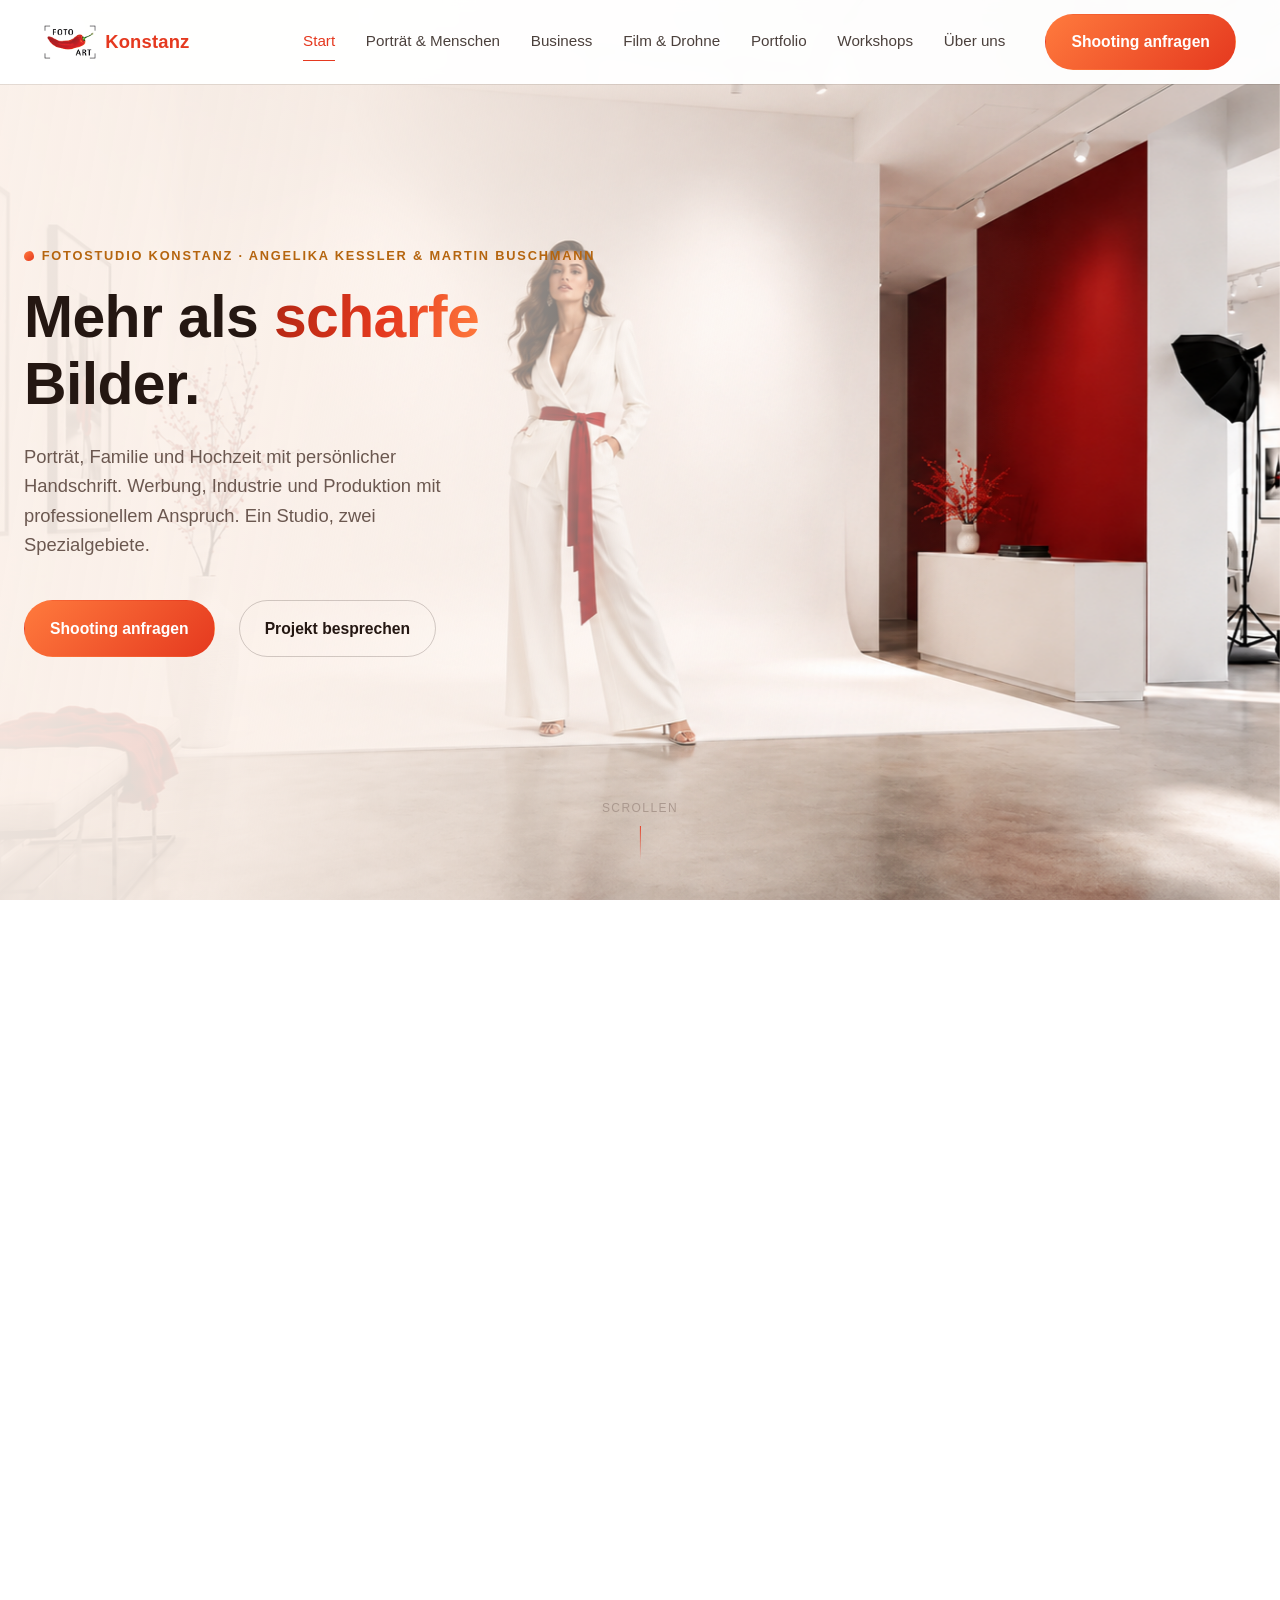
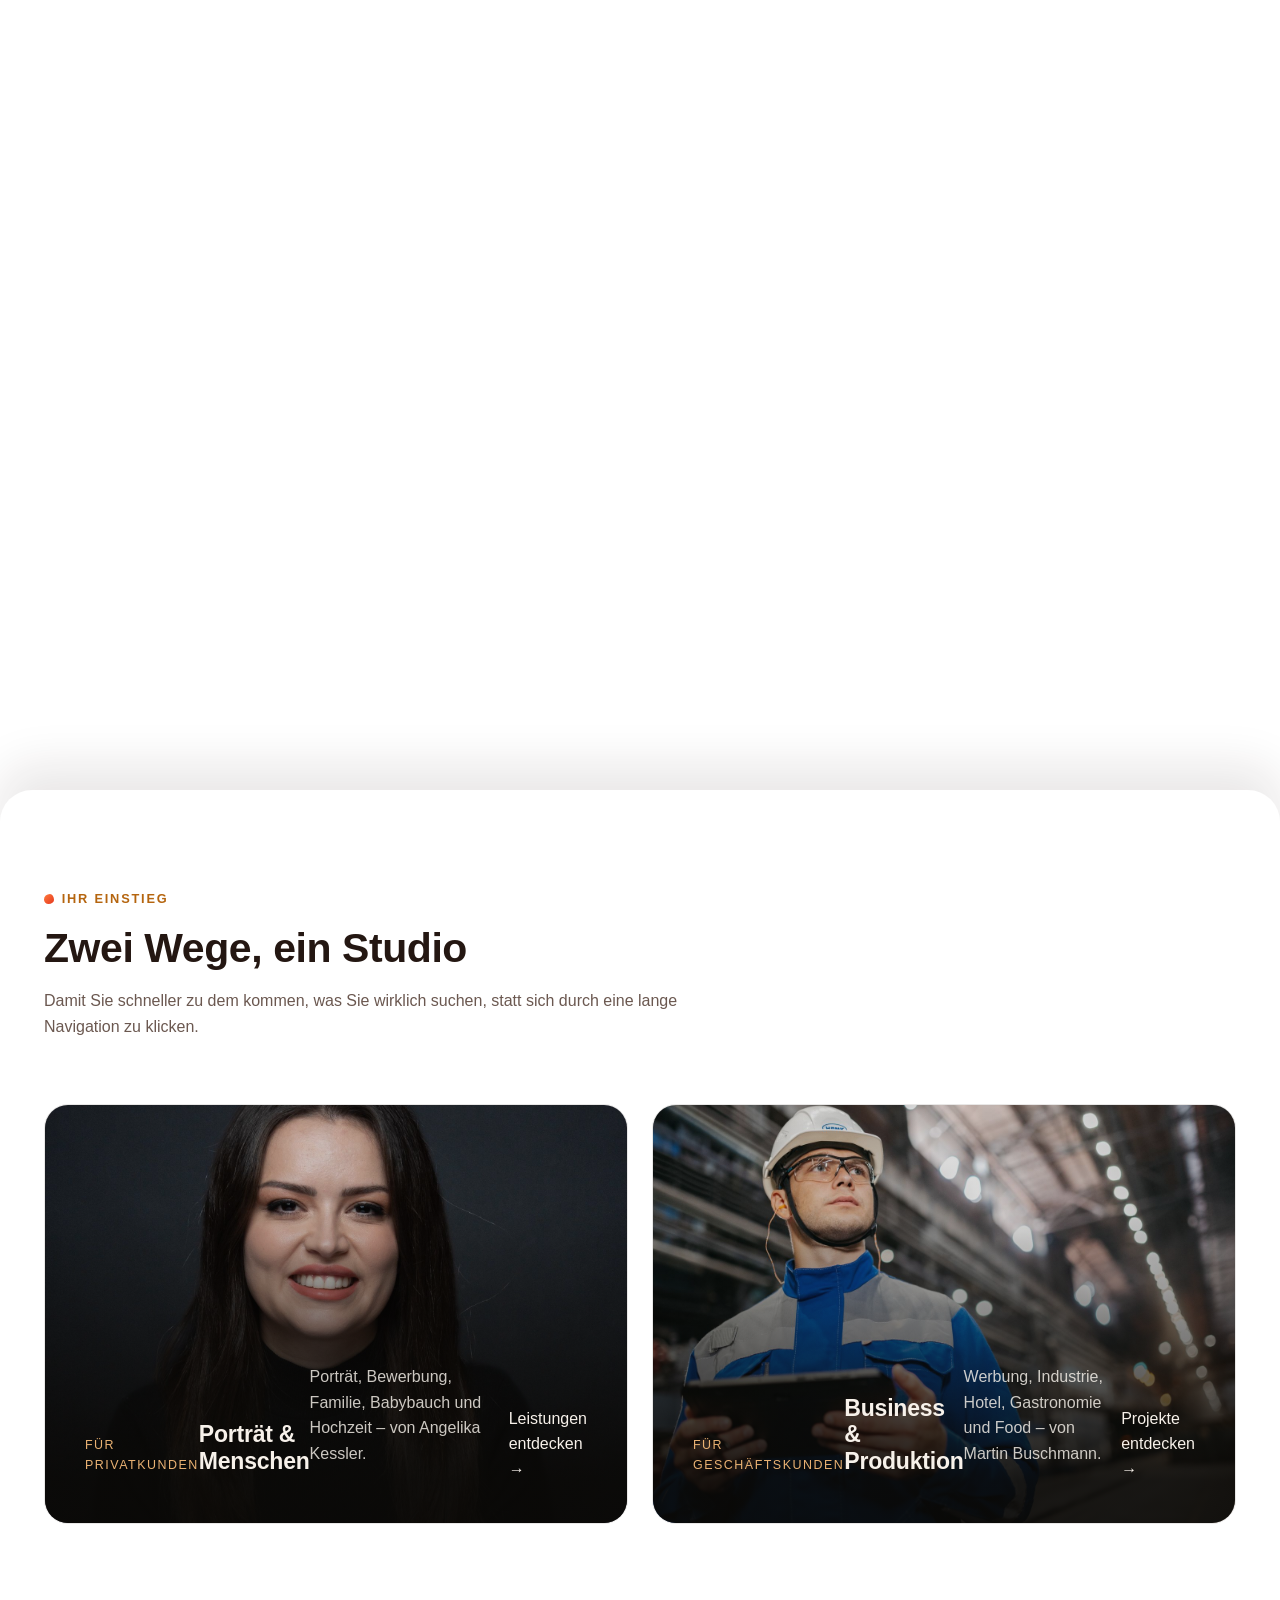
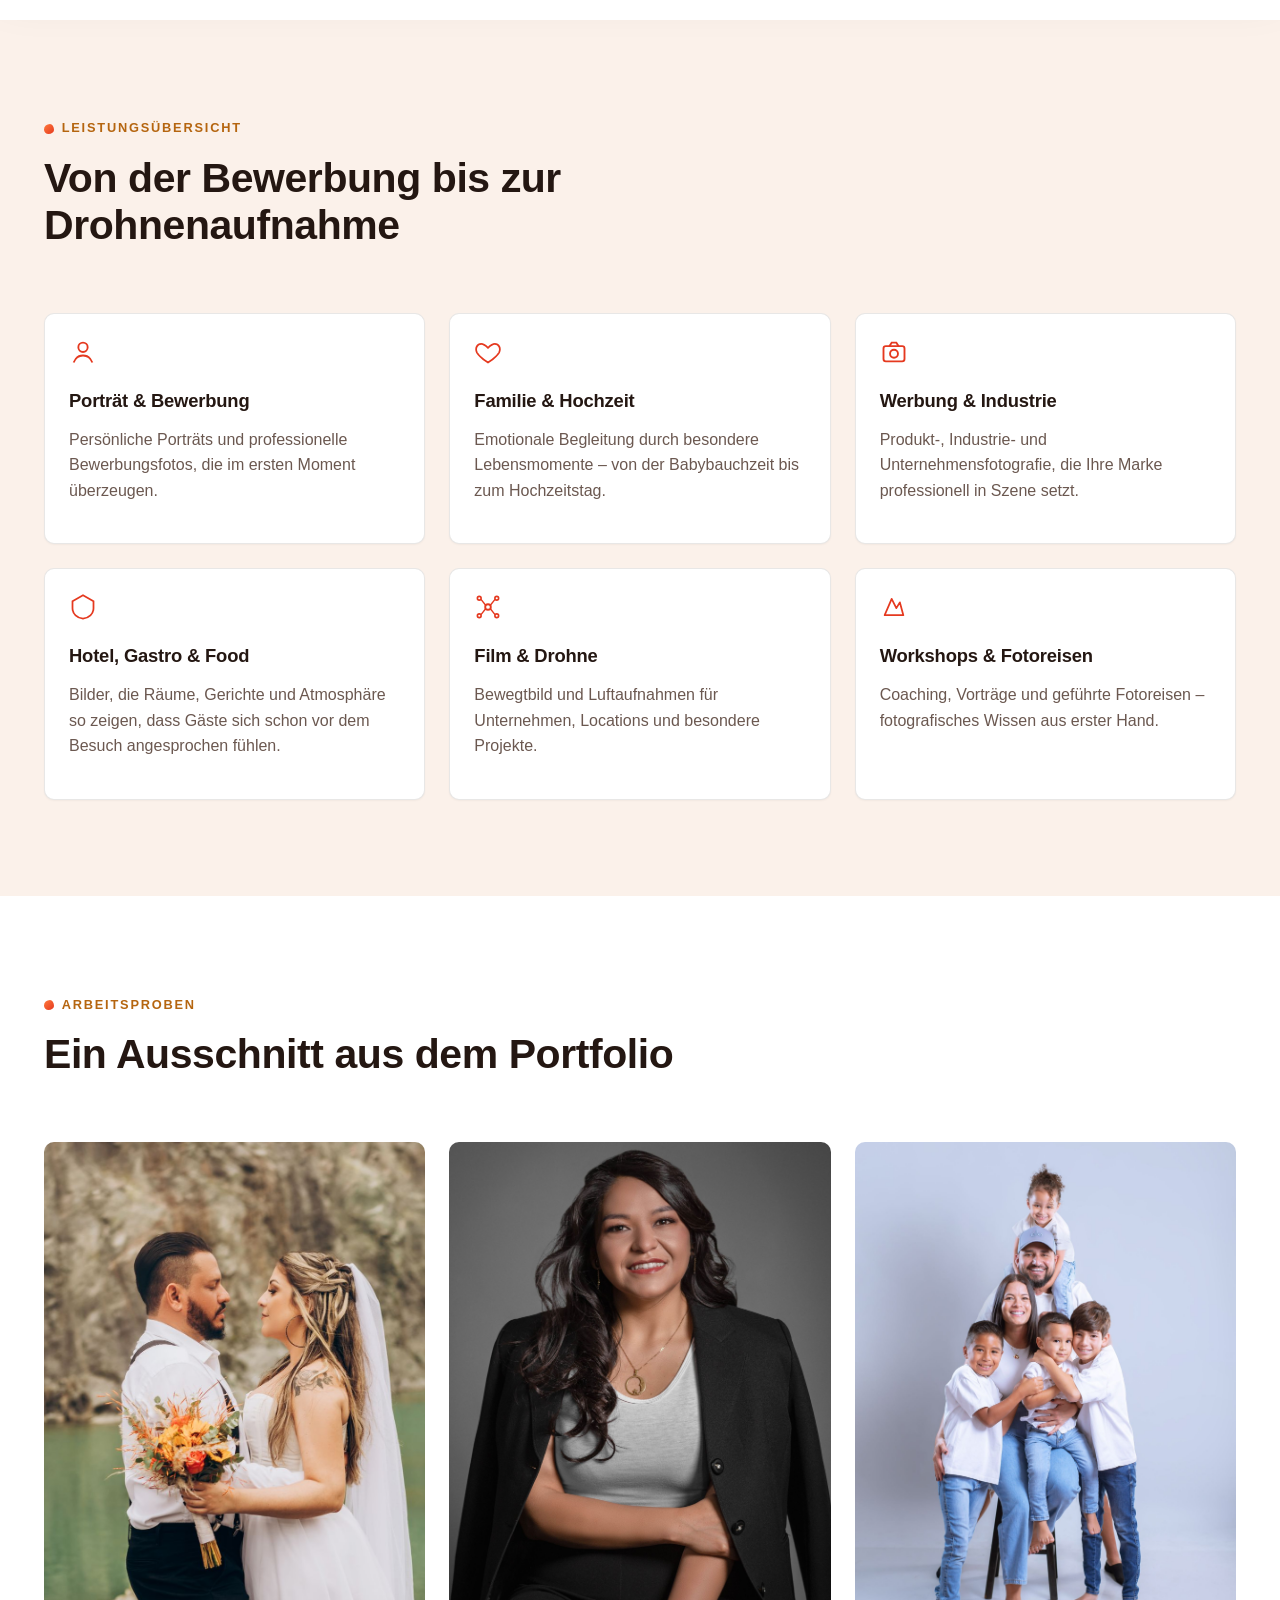
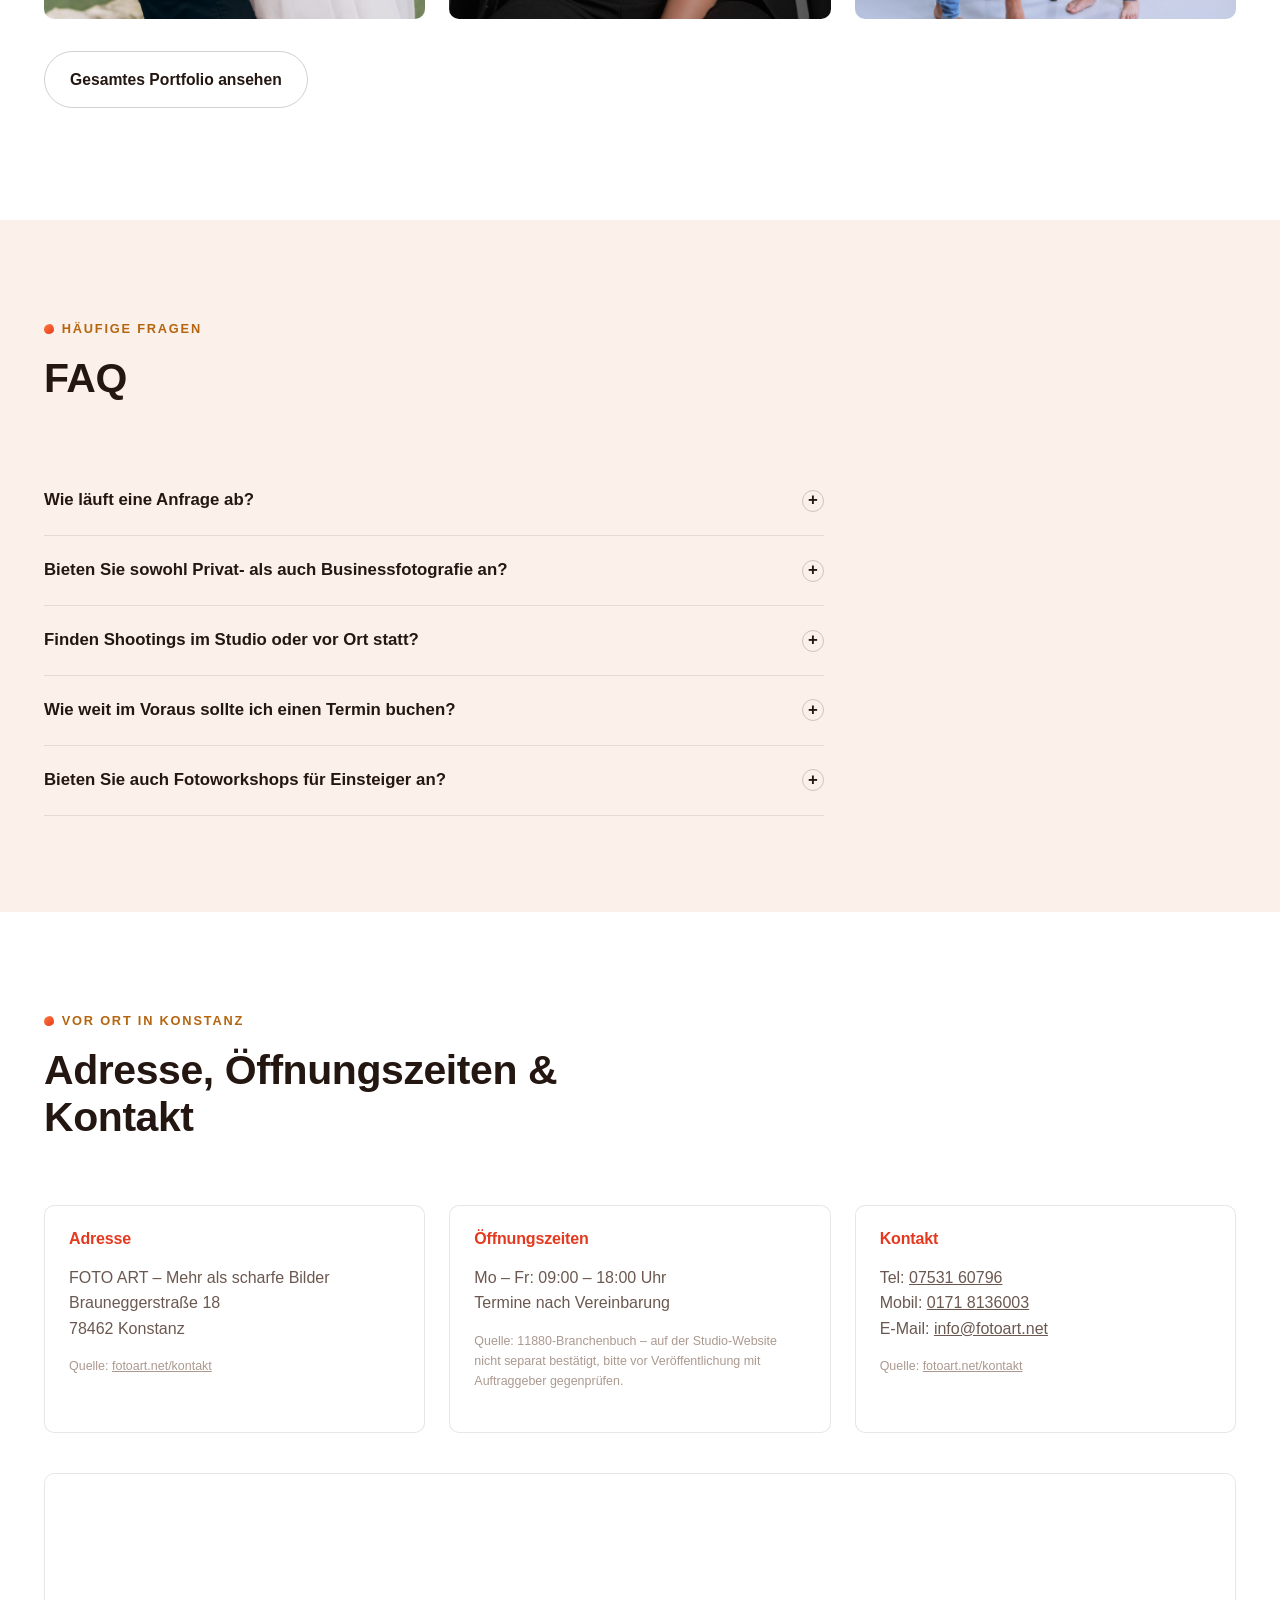
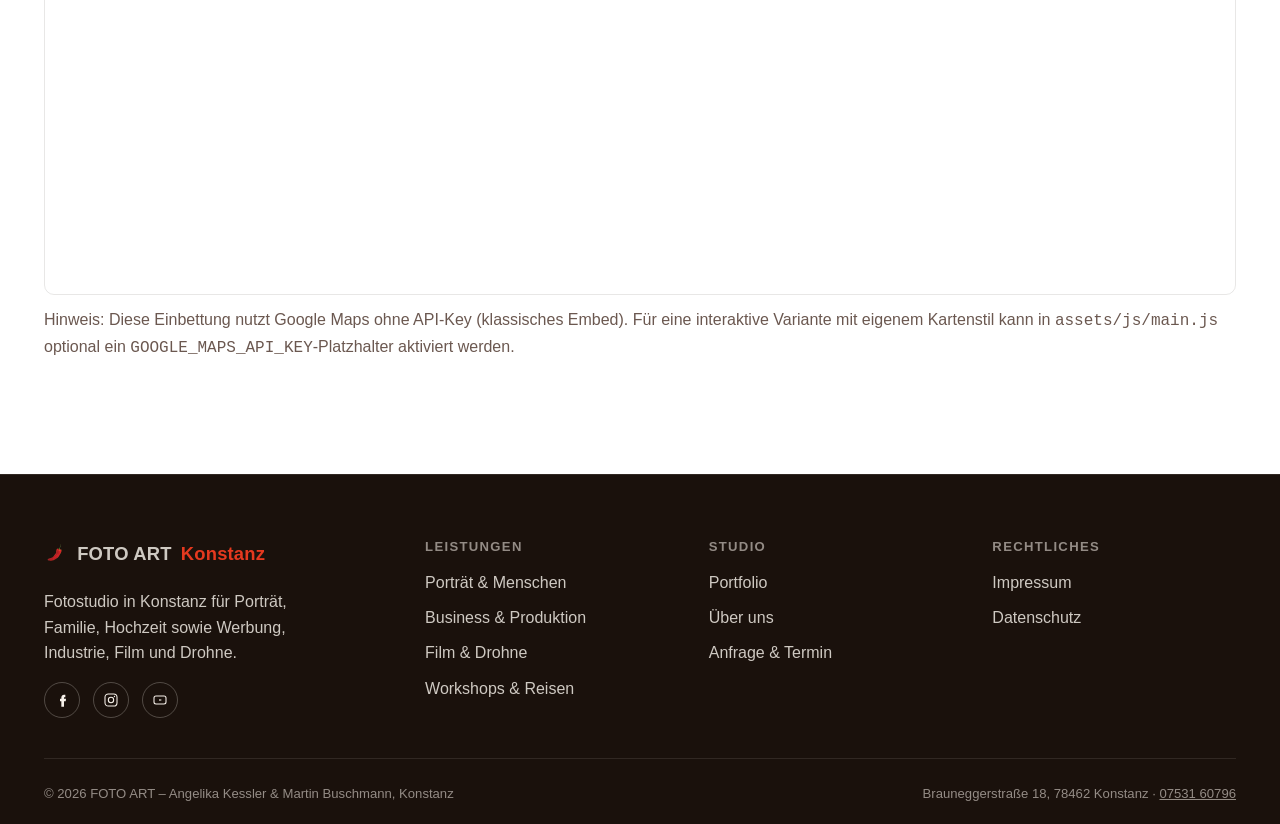
<file: index.html>
<!doctype html>
<html lang="de" class="no-js">
<head>
<meta charset="utf-8">
<title>FOTO ART Konstanz – Fotostudio für Porträt, Business & Hochzeit | Mehr als scharfe Bilder</title>
<meta name="description" content="Fotostudio in Konstanz: Porträt-, Bewerbungs-, Familien- und Hochzeitsfotografie sowie Werbe-, Industrie- und Foodfotografie, Film & Drohne. Von Angelika Kessler & Martin Buschmann.">
<meta name="viewport" content="width=device-width, initial-scale=1">
<link rel="canonical" href="https://foto-art-konstanz.aurora-innovations.de/">
<meta property="og:type" content="website">
<meta property="og:site_name" content="FOTO ART Konstanz">
<meta property="og:title" content="FOTO ART Konstanz – Mehr als scharfe Bilder">
<meta property="og:description" content="Fotostudio in Konstanz für Porträt, Familie, Hochzeit, Business, Industrie, Film & Drohne.">
<meta property="og:image" content="assets/img/hero-foto-art.png">
<meta property="og:locale" content="de_DE">
<meta name="theme-color" content="#ffffff">
<link rel="icon" href="favicon.ico" sizes="32x32">
<link rel="icon" type="image/png" sizes="16x16" href="assets/img/favicon-16.png">
<link rel="icon" type="image/png" sizes="32x32" href="assets/img/favicon-32.png">
<link rel="icon" type="image/png" sizes="192x192" href="assets/img/favicon-192.png">
<link rel="apple-touch-icon" sizes="180x180" href="assets/img/favicon-180.png">
<link rel="stylesheet" href="assets/css/styles.css">
<script>
  if (matchMedia("(prefers-reduced-motion: reduce)").matches) {
    document.documentElement.classList.add("reduced-motion");
  }
</script>
</head>
<body>
<a class="skip-link" href="#main">Zum Inhalt springen</a>

<header class="site-header">
  <div class="container">
    <a class="logo" href="index.html" aria-label="FOTO ART Konstanz – Startseite"><img class="logo-mark" src="assets/img/logo-fotoart.png" alt="FOTO ART" width="153" height="100"> <span>Konstanz</span></a>
    <nav class="main-nav" id="main-nav" aria-label="Hauptnavigation">
      <ul>
        <li><a href="index.html" aria-current="page">Start</a></li>
        <li><a href="portraet-menschen.html">Porträt & Menschen</a></li>
        <li><a href="business-produktion.html">Business</a></li>
        <li><a href="film-drohne.html">Film & Drohne</a></li>
        <li><a href="portfolio.html">Portfolio</a></li>
        <li><a href="workshops-reisen.html">Workshops</a></li>
        <li><a href="ueber-uns.html">Über uns</a></li>
      </ul>
    </nav>
    <a class="btn btn-primary header-cta" href="anfrage.html">Shooting anfragen</a>
    <button class="nav-toggle" aria-expanded="false" aria-controls="main-nav" aria-label="Menü öffnen/schließen">
      <svg width="20" height="14" viewBox="0 0 20 14" fill="none" aria-hidden="true"><path d="M0 1H20M0 7H20M0 13H20" stroke="currentColor" stroke-width="1.6"/></svg>
    </button>
  </div>
</header>

<main id="main">

  <!-- ============================= HERO ============================= -->
  <div class="hero-wrapper" data-hero>
    <div class="hero-stage">
      <div class="hero-media">
        <div class="hero-media__bg" data-hero-bg role="img" aria-label="Fotostudio in Weiß und Rot: eine Frau im weißen Anzug mit rotem Bindeband posiert vor einer Studio-Cyclorama-Wand, im Hintergrund Galerie-Fotografien, eine rote Akzentwand und Blitzlicht-Equipment."></div>
        <div class="hero-media__scrim" aria-hidden="true"></div>
      </div>

      <a class="btn btn-ghost hero-skip" href="#leistungen">Animation überspringen</a>

      <!-- Sucher/Fokus-Rahmen, der sich beim Scrollen um die Person zusammenzieht -->
      <div class="hero-focus" data-hero-focus aria-hidden="true" role="presentation">
        <svg viewBox="0 0 100 100" preserveAspectRatio="none">
          <path class="bracket" d="M3,20 L3,3 L20,3"/>
          <path class="bracket" d="M80,3 L97,3 L97,20"/>
          <path class="bracket" d="M3,80 L3,97 L20,97"/>
          <path class="bracket" d="M97,80 L97,97 L80,97"/>
          <text x="6" y="94">AF · f/2.8 · 1/200s</text>
        </svg>
      </div>

      <!-- Blitz-Overlay für den Auslöse-Moment -->
      <div class="hero-flash" data-hero-flash aria-hidden="true"></div>

      <!-- Kamera im Vordergrund: hebt sich beim Scrollen, fotografiert, senkt sich wieder -->
      <div class="hero-camera" data-hero-camera aria-hidden="true" role="presentation">
        <svg class="hero-camera__svg" viewBox="0 0 240 170">
          <defs>
            <linearGradient id="cameraBody" x1="0" y1="0" x2="0" y2="1">
              <stop offset="0%" stop-color="#3a332c"/>
              <stop offset="100%" stop-color="#171310"/>
            </linearGradient>
            <linearGradient id="cameraLensRim" x1="0" y1="0" x2="1" y2="1">
              <stop offset="0%" stop-color="#0c0a08"/>
              <stop offset="70%" stop-color="#2a241e"/>
            </linearGradient>
            <radialGradient id="cameraGlass" cx="38%" cy="34%" r="75%">
              <stop offset="0%" stop-color="#4a5a66"/>
              <stop offset="55%" stop-color="#161d21"/>
              <stop offset="100%" stop-color="#020303"/>
            </radialGradient>
          </defs>
          <rect x="18" y="52" width="150" height="88" rx="14" fill="url(#cameraBody)"/>
          <rect x="150" y="60" width="30" height="72" rx="12" fill="url(#cameraBody)"/>
          <rect x="88" y="26" width="46" height="30" rx="7" fill="url(#cameraBody)"/>
          <rect x="100" y="14" width="14" height="14" rx="3" fill="#171310"/>
          <circle class="hero-camera__ring" cx="92" cy="97" r="40" fill="none" stroke="#000" stroke-width="10" opacity="0.35"/>
          <circle cx="92" cy="97" r="34" fill="url(#cameraLensRim)"/>
          <circle cx="92" cy="97" r="24" fill="url(#cameraGlass)"/>
          <circle class="hero-camera__glass" data-hero-camera-glass cx="86" cy="90" r="8" fill="#fff" opacity="0.22"/>
          <circle class="hero-camera__shutter" data-hero-camera-shutter cx="92" cy="97" r="24" fill="#050403" opacity="0"/>
          <circle cx="163" cy="66" r="5.5" fill="var(--c-accent)"/>
        </svg>
      </div>

      <!-- Mini-Polaroid als Bestätigung, dass ein Foto entstanden ist -->
      <div class="hero-polaroid" data-hero-polaroid aria-hidden="true">
        <div class="hero-polaroid__photo"></div>
      </div>

      <div class="hero-content">
        <div class="hero-content__inner" data-hero-content>
          <p class="eyebrow">Fotostudio Konstanz · Angelika Kessler &amp; Martin Buschmann</p>
          <h1>Mehr als <span class="hero-highlight">scharfe</span> Bilder.</h1>
          <p class="lead">Porträt, Familie und Hochzeit mit persönlicher Handschrift. Werbung, Industrie und Produktion mit professionellem Anspruch. Ein Studio, zwei Spezialgebiete.</p>
          <div class="hero-actions">
            <a class="btn btn-primary" href="anfrage.html?leistung=portraet">Shooting anfragen</a>
            <a class="btn btn-ghost" href="business-produktion.html">Projekt besprechen</a>
          </div>
        </div>
      </div>

      <div class="hero-scroll-cue" data-hero-cue aria-hidden="true">
        <span>Scrollen</span>
        <span class="hero-scroll-cue__line"></span>
      </div>
    </div>
  </div>

  <!-- ======================== PATH SPLIT ======================== -->
  <section id="leistungen" class="section-lift" aria-labelledby="leistungen-h">
    <div class="container">
      <div class="section-head">
        <p class="eyebrow">Ihr Einstieg</p>
        <h2 id="leistungen-h">Zwei Wege, ein Studio</h2>
        <p>Damit Sie schneller zu dem kommen, was Sie wirklich suchen, statt sich durch eine lange Navigation zu klicken.</p>
      </div>
      <div class="path-split">
        <a class="path-card" href="portraet-menschen.html">
          <img src="assets/img/portrait-frau.jpg" alt="Nahaufnahme eines professionellen Studioporträts einer Frau" loading="lazy" width="1600" height="1000">
          <span class="path-card__label">Für Privatkunden</span>
          <h3>Porträt &amp; Menschen</h3>
          <p>Porträt, Bewerbung, Familie, Babybauch und Hochzeit – von Angelika Kessler.</p>
          <span class="btn-underline">Leistungen entdecken →</span>
        </a>
        <a class="path-card" href="business-produktion.html">
          <img src="assets/img/industrie.jpg" alt="Industriefotografie: Mitarbeiter mit Tablet in einer Produktionshalle" loading="lazy" width="1600" height="1000">
          <span class="path-card__label">Für Geschäftskunden</span>
          <h3>Business &amp; Produktion</h3>
          <p>Werbung, Industrie, Hotel, Gastronomie und Food – von Martin Buschmann.</p>
          <span class="btn-underline">Projekte entdecken →</span>
        </a>
      </div>
    </div>
  </section>

  <!-- ======================== LEISTUNGEN GRID ======================== -->
  <section class="section-alt" aria-labelledby="uebersicht-h">
    <div class="container">
      <div class="section-head">
        <p class="eyebrow">Leistungsübersicht</p>
        <h2 id="uebersicht-h">Von der Bewerbung bis zur Drohnenaufnahme</h2>
      </div>
      <div class="grid-3">
        <article class="service-card">
          <div class="icon" aria-hidden="true">
            <svg width="28" height="28" viewBox="0 0 24 24" fill="none"><circle cx="12" cy="8" r="4" stroke="currentColor" stroke-width="1.6"/><path d="M4 21c1.5-4 4.5-6 8-6s6.5 2 8 6" stroke="currentColor" stroke-width="1.6"/></svg>
          </div>
          <h3>Porträt &amp; Bewerbung</h3>
          <p>Persönliche Porträts und professionelle Bewerbungsfotos, die im ersten Moment überzeugen.</p>
        </article>
        <article class="service-card">
          <div class="icon" aria-hidden="true">
            <svg width="28" height="28" viewBox="0 0 24 24" fill="none"><path d="M12 21s-7-4.35-9.5-8.5C.7 8.6 2.8 5 6.2 5c2 0 3.3 1 5.8 3.4C14.5 6 15.8 5 17.8 5c3.4 0 5.5 3.6 3.7 7.5C19 16.65 12 21 12 21Z" stroke="currentColor" stroke-width="1.5"/></svg>
          </div>
          <h3>Familie &amp; Hochzeit</h3>
          <p>Emotionale Begleitung durch besondere Lebensmomente – von der Babybauchzeit bis zum Hochzeitstag.</p>
        </article>
        <article class="service-card">
          <div class="icon" aria-hidden="true">
            <svg width="28" height="28" viewBox="0 0 24 24" fill="none"><rect x="3" y="7" width="18" height="13" rx="2" stroke="currentColor" stroke-width="1.6"/><path d="M8 7 10 4h4l2 3" stroke="currentColor" stroke-width="1.6"/><circle cx="12" cy="13.5" r="3.4" stroke="currentColor" stroke-width="1.6"/></svg>
          </div>
          <h3>Werbung &amp; Industrie</h3>
          <p>Produkt-, Industrie- und Unternehmensfotografie, die Ihre Marke professionell in Szene setzt.</p>
        </article>
        <article class="service-card">
          <div class="icon" aria-hidden="true">
            <svg width="28" height="28" viewBox="0 0 24 24" fill="none"><path d="M12 2 3 7v6c0 5 4 8.5 9 9 5-.5 9-4 9-9V7l-9-5Z" stroke="currentColor" stroke-width="1.5"/></svg>
          </div>
          <h3>Hotel, Gastro &amp; Food</h3>
          <p>Bilder, die Räume, Gerichte und Atmosphäre so zeigen, dass Gäste sich schon vor dem Besuch angesprochen fühlen.</p>
        </article>
        <article class="service-card">
          <div class="icon" aria-hidden="true">
            <svg width="28" height="28" viewBox="0 0 24 24" fill="none"><circle cx="12" cy="12" r="2.4" stroke="currentColor" stroke-width="1.6"/><circle cx="4.5" cy="4.5" r="1.6" stroke="currentColor" stroke-width="1.4"/><circle cx="19.5" cy="4.5" r="1.6" stroke="currentColor" stroke-width="1.4"/><circle cx="4.5" cy="19.5" r="1.6" stroke="currentColor" stroke-width="1.4"/><circle cx="19.5" cy="19.5" r="1.6" stroke="currentColor" stroke-width="1.4"/><path d="M6 5.5 10 10.5M18 5.5 14 10.5M6 18.5 10 13.5M18 18.5 14 13.5" stroke="currentColor" stroke-width="1.2"/></svg>
          </div>
          <h3>Film &amp; Drohne</h3>
          <p>Bewegtbild und Luftaufnahmen für Unternehmen, Locations und besondere Projekte.</p>
        </article>
        <article class="service-card">
          <div class="icon" aria-hidden="true">
            <svg width="28" height="28" viewBox="0 0 24 24" fill="none"><path d="M4 19 10 5l4 8 3-5 3 11H4Z" stroke="currentColor" stroke-width="1.5" stroke-linejoin="round"/></svg>
          </div>
          <h3>Workshops &amp; Fotoreisen</h3>
          <p>Coaching, Vorträge und geführte Fotoreisen – fotografisches Wissen aus erster Hand.</p>
        </article>
      </div>
    </div>
  </section>

  <!-- ======================== PORTFOLIO TEASER ======================== -->
  <section aria-labelledby="portfolio-h">
    <div class="container">
      <div class="section-head">
        <p class="eyebrow">Arbeitsproben</p>
        <h2 id="portfolio-h">Ein Ausschnitt aus dem Portfolio</h2>
      </div>
      <div class="grid-3">
        <div class="media-frame"><img src="assets/img/hochzeit-bodensee.jpg" alt="Brautpaar in inniger Umarmung am Bodenseeufer" loading="lazy" width="1200" height="1500"></div>
        <div class="media-frame"><img src="assets/img/business-portrait.jpg" alt="Professionelles Business-Porträt einer lächelnden Frau" loading="lazy" width="1200" height="1500"></div>
        <div class="media-frame"><img src="assets/img/familie-studio.jpg" alt="Familienporträt mit sechs Personen im Fotostudio" loading="lazy" width="1200" height="1500"></div>
      </div>
      <p style="margin-top:2rem"><a class="btn btn-ghost" href="portfolio.html">Gesamtes Portfolio ansehen</a></p>
    </div>
  </section>

  <!-- ======================== FAQ ======================== -->
  <section class="section-alt" aria-labelledby="faq-h">
    <div class="container">
      <div class="section-head">
        <p class="eyebrow">Häufige Fragen</p>
        <h2 id="faq-h">FAQ</h2>
      </div>
      <div class="faq">
        <details>
          <summary>Wie läuft eine Anfrage ab?<span class="plus" aria-hidden="true">+</span></summary>
          <div class="faq-answer"><p>Sie senden uns über das <a href="anfrage.html">Anfrageformular</a> Leistungsart, Wunschtermin und Projektumfang. Wir melden uns anschließend telefonisch oder per E-Mail zur Terminabstimmung zurück.</p></div>
        </details>
        <details>
          <summary>Bieten Sie sowohl Privat- als auch Businessfotografie an?<span class="plus" aria-hidden="true">+</span></summary>
          <div class="faq-answer"><p>Ja. Angelika Kessler betreut Porträt-, Bewerbungs-, Familien- und Hochzeitsfotografie, Martin Buschmann Werbung, Industrie, Film, Drohne, Coaching und Fotoreisen.</p></div>
        </details>
        <details>
          <summary>Finden Shootings im Studio oder vor Ort statt?<span class="plus" aria-hidden="true">+</span></summary>
          <div class="faq-answer"><p>Beides ist möglich: im Fotostudio in der Konstanzer Altstadt oder – insbesondere bei Business-, Hotel-, Gastronomie- und Drohnenprojekten – direkt bei Ihnen vor Ort.</p></div>
        </details>
        <details>
          <summary>Wie weit im Voraus sollte ich einen Termin buchen?<span class="plus" aria-hidden="true">+</span></summary>
          <div class="faq-answer"><p>Das hängt von Leistungsart und Saison ab. Nutzen Sie am besten frühzeitig das Anfrageformular – die konkrete Terminverfügbarkeit klären wir direkt mit Ihnen.</p></div>
        </details>
        <details>
          <summary>Bieten Sie auch Fotoworkshops für Einsteiger an?<span class="plus" aria-hidden="true">+</span></summary>
          <div class="faq-answer"><p>Ja, neben Auftragsfotografie bieten wir Workshops, Coaching, Vorträge und Fotoreisen an. Details finden Sie auf der <a href="workshops-reisen.html">Workshops-&-Reisen-Seite</a>.</p></div>
        </details>
      </div>
    </div>
  </section>

  <!-- ======================== INFO / KONTAKT / KARTE ======================== -->
  <section aria-labelledby="kontakt-h">
    <div class="container">
      <div class="section-head">
        <p class="eyebrow">Vor Ort in Konstanz</p>
        <h2 id="kontakt-h">Adresse, Öffnungszeiten &amp; Kontakt</h2>
      </div>
      <div class="info-strip">
        <div class="info-card">
          <h3>Adresse</h3>
          <p class="mt-0">FOTO ART – Mehr als scharfe Bilder<br>Brauneggerstraße 18<br>78462 Konstanz</p>
          <p class="source-note">Quelle: <a href="https://www.fotoart.net/kontakt-fotoart.html">fotoart.net/kontakt</a></p>
        </div>
        <div class="info-card">
          <h3>Öffnungszeiten</h3>
          <p class="mt-0">Mo – Fr: 09:00 – 18:00 Uhr<br>Termine nach Vereinbarung</p>
          <p class="source-note">Quelle: 11880-Branchenbuch – auf der Studio-Website nicht separat bestätigt, bitte vor Veröffentlichung mit Auftraggeber gegenprüfen.</p>
        </div>
        <div class="info-card">
          <h3>Kontakt</h3>
          <p class="mt-0">Tel: <a href="tel:+497531608796">07531 60796</a><br>Mobil: <a href="tel:+491718136003">0171 8136003</a><br>E-Mail: <a href="mailto:info@fotoart.net">info@fotoart.net</a></p>
          <p class="source-note">Quelle: <a href="https://www.fotoart.net/kontakt-fotoart.html">fotoart.net/kontakt</a></p>
        </div>
      </div>
      <div class="map-embed">
        <iframe
          title="Standort FOTO ART Konstanz auf Google Maps"
          loading="lazy"
          referrerpolicy="no-referrer-when-downgrade"
          src="https://www.google.com/maps?q=Brauneggerstra%C3%9Fe+18,+78462+Konstanz&output=embed">
        </iframe>
      </div>
      <p class="source-note" style="margin-top:.75rem">Hinweis: Diese Einbettung nutzt Google Maps ohne API-Key (klassisches Embed). Für eine interaktive Variante mit eigenem Kartenstil kann in <code>assets/js/main.js</code> optional ein <code>GOOGLE_MAPS_API_KEY</code>-Platzhalter aktiviert werden.</p>
    </div>
  </section>

</main>

<footer class="site-footer">
  <div class="container">
    <div class="footer-grid">
      <div>
        <a class="logo" href="index.html"><img class="logo-mark logo-mark--footer" src="assets/img/favicon-192.png" alt="" width="192" height="192"> FOTO ART <span>Konstanz</span></a>
        <p style="margin-top:1rem;max-width:32ch">Fotostudio in Konstanz für Porträt, Familie, Hochzeit sowie Werbung, Industrie, Film und Drohne.</p>
        <div class="social-row">
          <a href="https://www.facebook.com/fotoartbuschmann/" aria-label="Facebook" rel="noopener">
            <svg width="16" height="16" viewBox="0 0 24 24" fill="none"><path d="M15 8h2V4h-2c-2.2 0-4 1.8-4 4v2H9v4h2v8h4v-8h2.6l.4-4H15V8Z" fill="currentColor"/></svg>
          </a>
          <a href="https://www.instagram.com/martin_buschmann" aria-label="Instagram" rel="noopener">
            <svg width="16" height="16" viewBox="0 0 24 24" fill="none"><rect x="3" y="3" width="18" height="18" rx="5" stroke="currentColor" stroke-width="1.6"/><circle cx="12" cy="12" r="4" stroke="currentColor" stroke-width="1.6"/><circle cx="17.2" cy="6.8" r="1" fill="currentColor"/></svg>
          </a>
          <a href="https://www.youtube.com/@FotoArtBuschmannKonstanz" aria-label="YouTube" rel="noopener">
            <svg width="16" height="16" viewBox="0 0 24 24" fill="none"><rect x="3" y="6" width="18" height="12" rx="3" stroke="currentColor" stroke-width="1.6"/><path d="M11 10.5 15 12l-4 1.5v-3Z" fill="currentColor"/></svg>
          </a>
        </div>
      </div>
      <div>
        <h4>Leistungen</h4>
        <ul>
          <li><a href="portraet-menschen.html">Porträt &amp; Menschen</a></li>
          <li><a href="business-produktion.html">Business &amp; Produktion</a></li>
          <li><a href="film-drohne.html">Film &amp; Drohne</a></li>
          <li><a href="workshops-reisen.html">Workshops &amp; Reisen</a></li>
        </ul>
      </div>
      <div>
        <h4>Studio</h4>
        <ul>
          <li><a href="portfolio.html">Portfolio</a></li>
          <li><a href="ueber-uns.html">Über uns</a></li>
          <li><a href="anfrage.html">Anfrage &amp; Termin</a></li>
        </ul>
      </div>
      <div>
        <h4>Rechtliches</h4>
        <ul>
          <li><a href="impressum.html">Impressum</a></li>
          <li><a href="datenschutz.html">Datenschutz</a></li>
        </ul>
      </div>
    </div>
    <div class="footer-bottom">
      <span>© <span id="year">2026</span> FOTO ART – Angelika Kessler &amp; Martin Buschmann, Konstanz</span>
      <span>Brauneggerstraße 18, 78462 Konstanz · <a href="tel:+497531608796">07531 60796</a></span>
    </div>
  </div>
</footer>

<script>document.getElementById("year").textContent = new Date().getFullYear();</script>
<script src="assets/js/main.js"></script>
<script src="assets/js/hero.js"></script>
</body>
</html>
</file>
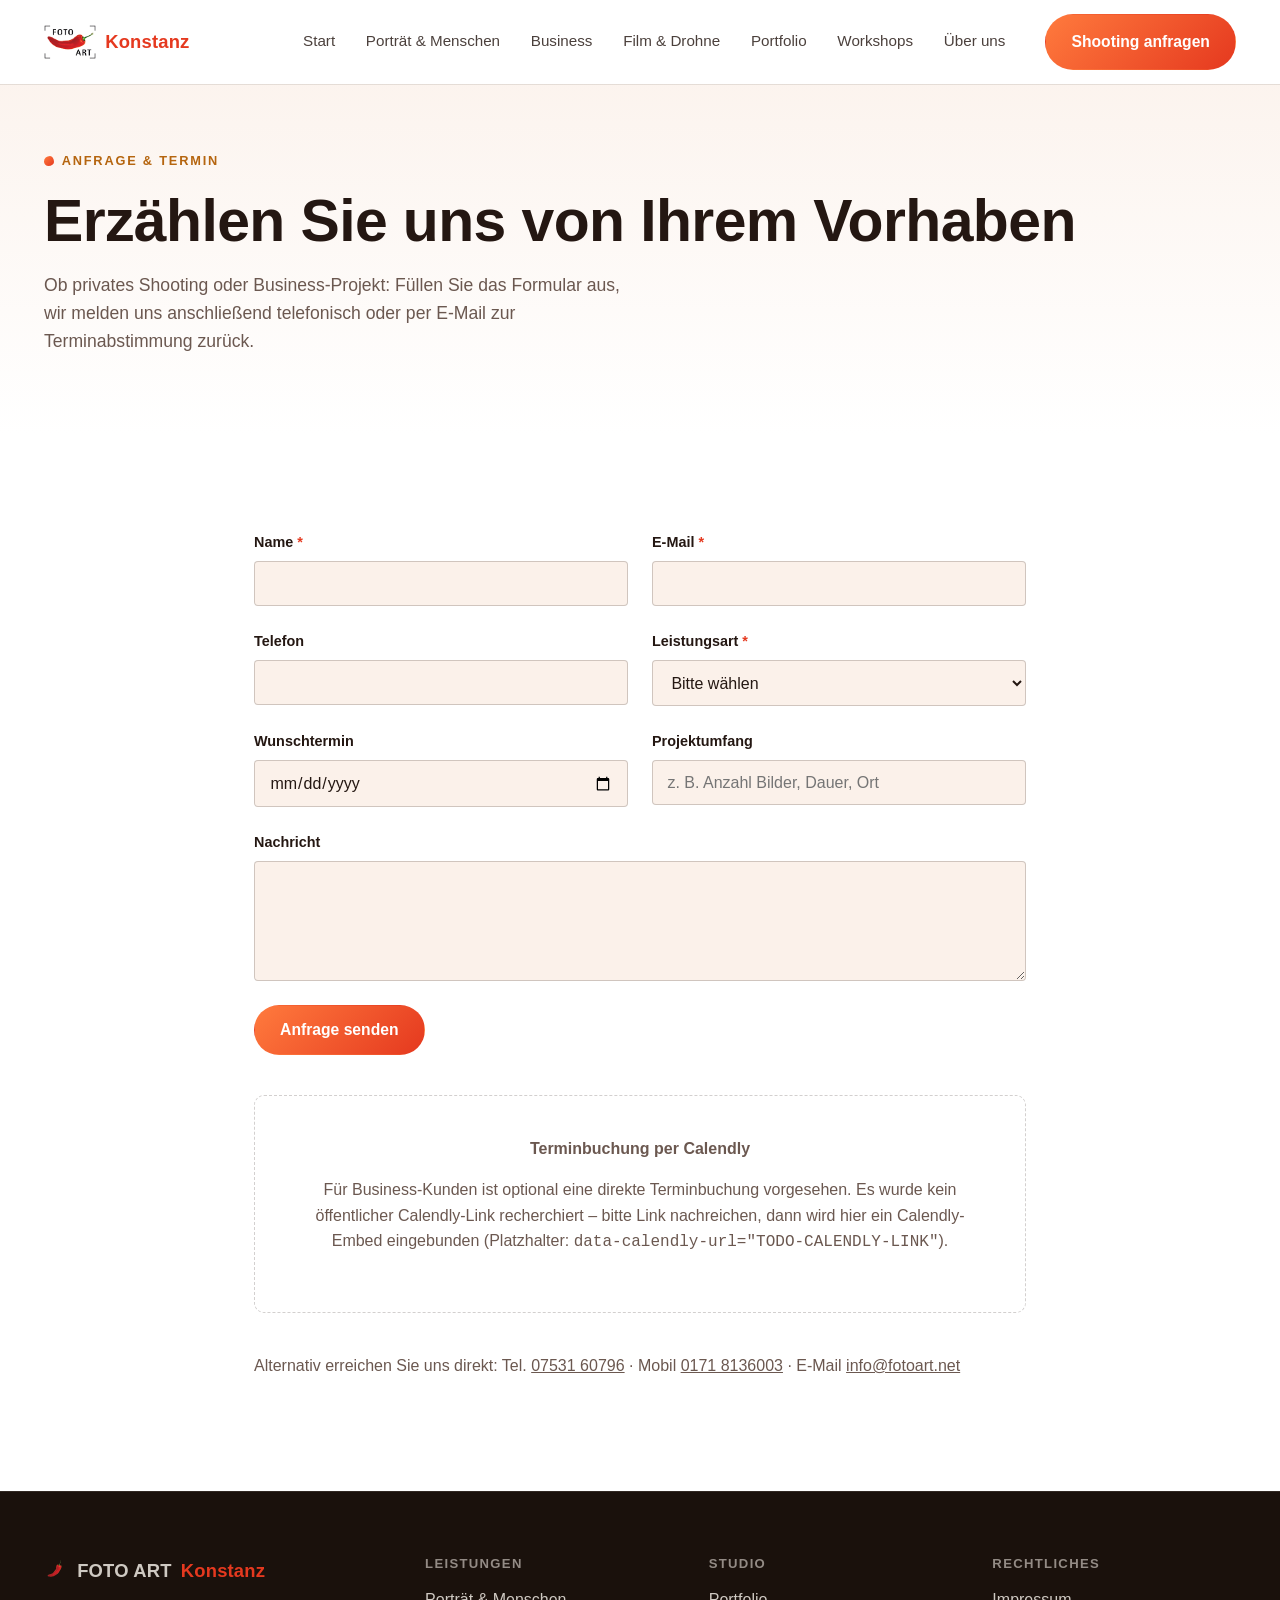
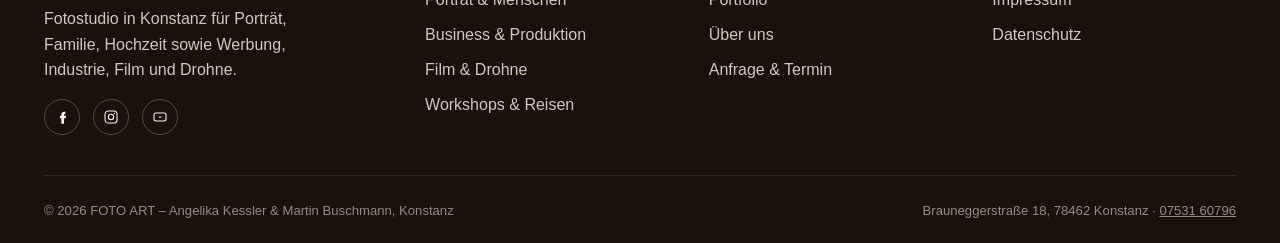
<file: anfrage.html>
<!doctype html>
<html lang="de" class="no-js">
<head>
<meta charset="utf-8">
<title>Anfrage & Termin | FOTO ART Konstanz</title>
<meta name="description" content="Shooting anfragen oder Projekt besprechen: Kontaktformular für FOTO ART Konstanz.">
<meta name="viewport" content="width=device-width, initial-scale=1">
<link rel="canonical" href="https://foto-art-konstanz.aurora-innovations.de/anfrage.html">
<meta name="theme-color" content="#15130f">
<link rel="icon" href="favicon.ico" sizes="32x32">
<link rel="icon" type="image/png" sizes="16x16" href="assets/img/favicon-16.png">
<link rel="icon" type="image/png" sizes="32x32" href="assets/img/favicon-32.png">
<link rel="icon" type="image/png" sizes="192x192" href="assets/img/favicon-192.png">
<link rel="apple-touch-icon" sizes="180x180" href="assets/img/favicon-180.png">
<link rel="stylesheet" href="assets/css/styles.css">
</head>
<body>
<a class="skip-link" href="#main">Zum Inhalt springen</a>
<header class="site-header">
  <div class="container">
    <a class="logo" href="index.html" aria-label="FOTO ART Konstanz – Startseite"><img class="logo-mark" src="assets/img/logo-fotoart.png" alt="FOTO ART" width="153" height="100"> <span>Konstanz</span></a>
    <nav class="main-nav" id="main-nav" aria-label="Hauptnavigation">
      <ul>
        <li><a href="index.html">Start</a></li>
        <li><a href="portraet-menschen.html">Porträt & Menschen</a></li>
        <li><a href="business-produktion.html">Business</a></li>
        <li><a href="film-drohne.html">Film & Drohne</a></li>
        <li><a href="portfolio.html">Portfolio</a></li>
        <li><a href="workshops-reisen.html">Workshops</a></li>
        <li><a href="ueber-uns.html">Über uns</a></li>
      </ul>
    </nav>
    <a class="btn btn-primary header-cta" href="anfrage.html" aria-current="page">Shooting anfragen</a>
    <button class="nav-toggle" aria-expanded="false" aria-controls="main-nav" aria-label="Menü öffnen/schließen">
      <svg width="20" height="14" viewBox="0 0 20 14" fill="none" aria-hidden="true"><path d="M0 1H20M0 7H20M0 13H20" stroke="currentColor" stroke-width="1.6"/></svg>
    </button>
  </div>
</header>

<main id="main">
  <section class="page-hero">
    <div class="container">
      <p class="eyebrow">Anfrage &amp; Termin</p>
      <h1>Erzählen Sie uns von Ihrem Vorhaben</h1>
      <p class="lead">Ob privates Shooting oder Business-Projekt: Füllen Sie das Formular aus, wir melden uns anschließend telefonisch oder per E-Mail zur Terminabstimmung zurück.</p>
    </div>
  </section>

  <section>
    <div class="container" style="max-width:820px">
      <form id="anfrage-form" novalidate>
        <div class="form-grid">
          <div class="field">
            <label for="name">Name <span class="req">*</span></label>
            <input type="text" id="name" name="name" required autocomplete="name">
          </div>
          <div class="field">
            <label for="email">E-Mail <span class="req">*</span></label>
            <input type="email" id="email" name="email" required autocomplete="email">
          </div>
          <div class="field">
            <label for="telefon">Telefon</label>
            <input type="tel" id="telefon" name="telefon" autocomplete="tel">
          </div>
          <div class="field">
            <label for="leistungsart">Leistungsart <span class="req">*</span></label>
            <select id="leistungsart" name="leistungsart" required>
              <option value="">Bitte wählen</option>
              <option value="portraet">Porträt &amp; Bewerbung</option>
              <option value="familie">Familie &amp; Babybauch</option>
              <option value="hochzeit">Hochzeit</option>
              <option value="business">Business &amp; Werbung</option>
              <option value="film-drohne">Film &amp; Drohne</option>
              <option value="workshop">Workshop / Fotoreise</option>
              <option value="sonstiges">Sonstiges</option>
            </select>
          </div>
          <div class="field">
            <label for="termin">Wunschtermin</label>
            <input type="date" id="termin" name="termin">
          </div>
          <div class="field">
            <label for="umfang">Projektumfang</label>
            <input type="text" id="umfang" name="umfang" placeholder="z. B. Anzahl Bilder, Dauer, Ort">
          </div>
          <div class="field full">
            <label for="nachricht">Nachricht</label>
            <textarea id="nachricht" name="nachricht" rows="5"></textarea>
          </div>
        </div>
        <p class="form-status" role="status" aria-live="polite" style="margin-top:1rem;color:var(--c-gold)"></p>
        <button type="submit" class="btn btn-primary" style="margin-top:.5rem">Anfrage senden</button>
      </form>

      <div class="calendly-placeholder">
        <p><strong>Terminbuchung per Calendly</strong></p>
        <p>Für Business-Kunden ist optional eine direkte Terminbuchung vorgesehen. Es wurde kein öffentlicher Calendly-Link recherchiert – bitte Link nachreichen, dann wird hier ein Calendly-Embed eingebunden (Platzhalter: <code>data-calendly-url="TODO-CALENDLY-LINK"</code>).</p>
      </div>

      <p class="source-note">Alternativ erreichen Sie uns direkt: Tel. <a href="tel:+497531608796">07531 60796</a> · Mobil <a href="tel:+491718136003">0171 8136003</a> · E-Mail <a href="mailto:info@fotoart.net">info@fotoart.net</a></p>
    </div>
  </section>
</main>

<footer class="site-footer">
  <div class="container">
    <div class="footer-grid">
      <div>
        <a class="logo" href="index.html"><img class="logo-mark logo-mark--footer" src="assets/img/favicon-192.png" alt="" width="192" height="192"> FOTO ART <span>Konstanz</span></a>
        <p style="margin-top:1rem;max-width:32ch">Fotostudio in Konstanz für Porträt, Familie, Hochzeit sowie Werbung, Industrie, Film und Drohne.</p>
        <div class="social-row">
          <a href="https://www.facebook.com/fotoartbuschmann/" aria-label="Facebook" rel="noopener"><svg width="16" height="16" viewBox="0 0 24 24" fill="none"><path d="M15 8h2V4h-2c-2.2 0-4 1.8-4 4v2H9v4h2v8h4v-8h2.6l.4-4H15V8Z" fill="currentColor"/></svg></a>
          <a href="https://www.instagram.com/martin_buschmann" aria-label="Instagram" rel="noopener"><svg width="16" height="16" viewBox="0 0 24 24" fill="none"><rect x="3" y="3" width="18" height="18" rx="5" stroke="currentColor" stroke-width="1.6"/><circle cx="12" cy="12" r="4" stroke="currentColor" stroke-width="1.6"/><circle cx="17.2" cy="6.8" r="1" fill="currentColor"/></svg></a>
          <a href="https://www.youtube.com/@FotoArtBuschmannKonstanz" aria-label="YouTube" rel="noopener"><svg width="16" height="16" viewBox="0 0 24 24" fill="none"><rect x="3" y="6" width="18" height="12" rx="3" stroke="currentColor" stroke-width="1.6"/><path d="M11 10.5 15 12l-4 1.5v-3Z" fill="currentColor"/></svg></a>
        </div>
      </div>
      <div>
        <h4>Leistungen</h4>
        <ul>
          <li><a href="portraet-menschen.html">Porträt &amp; Menschen</a></li>
          <li><a href="business-produktion.html">Business &amp; Produktion</a></li>
          <li><a href="film-drohne.html">Film &amp; Drohne</a></li>
          <li><a href="workshops-reisen.html">Workshops &amp; Reisen</a></li>
        </ul>
      </div>
      <div>
        <h4>Studio</h4>
        <ul>
          <li><a href="portfolio.html">Portfolio</a></li>
          <li><a href="ueber-uns.html">Über uns</a></li>
          <li><a href="anfrage.html">Anfrage &amp; Termin</a></li>
        </ul>
      </div>
      <div>
        <h4>Rechtliches</h4>
        <ul>
          <li><a href="impressum.html">Impressum</a></li>
          <li><a href="datenschutz.html">Datenschutz</a></li>
        </ul>
      </div>
    </div>
    <div class="footer-bottom">
      <span>© <span id="year">2026</span> FOTO ART – Angelika Kessler &amp; Martin Buschmann, Konstanz</span>
      <span>Brauneggerstraße 18, 78462 Konstanz · <a href="tel:+497531608796">07531 60796</a></span>
    </div>
  </div>
</footer>
<script>document.getElementById("year").textContent = new Date().getFullYear();</script>
<script src="assets/js/main.js"></script>
</body>
</html>
</file>
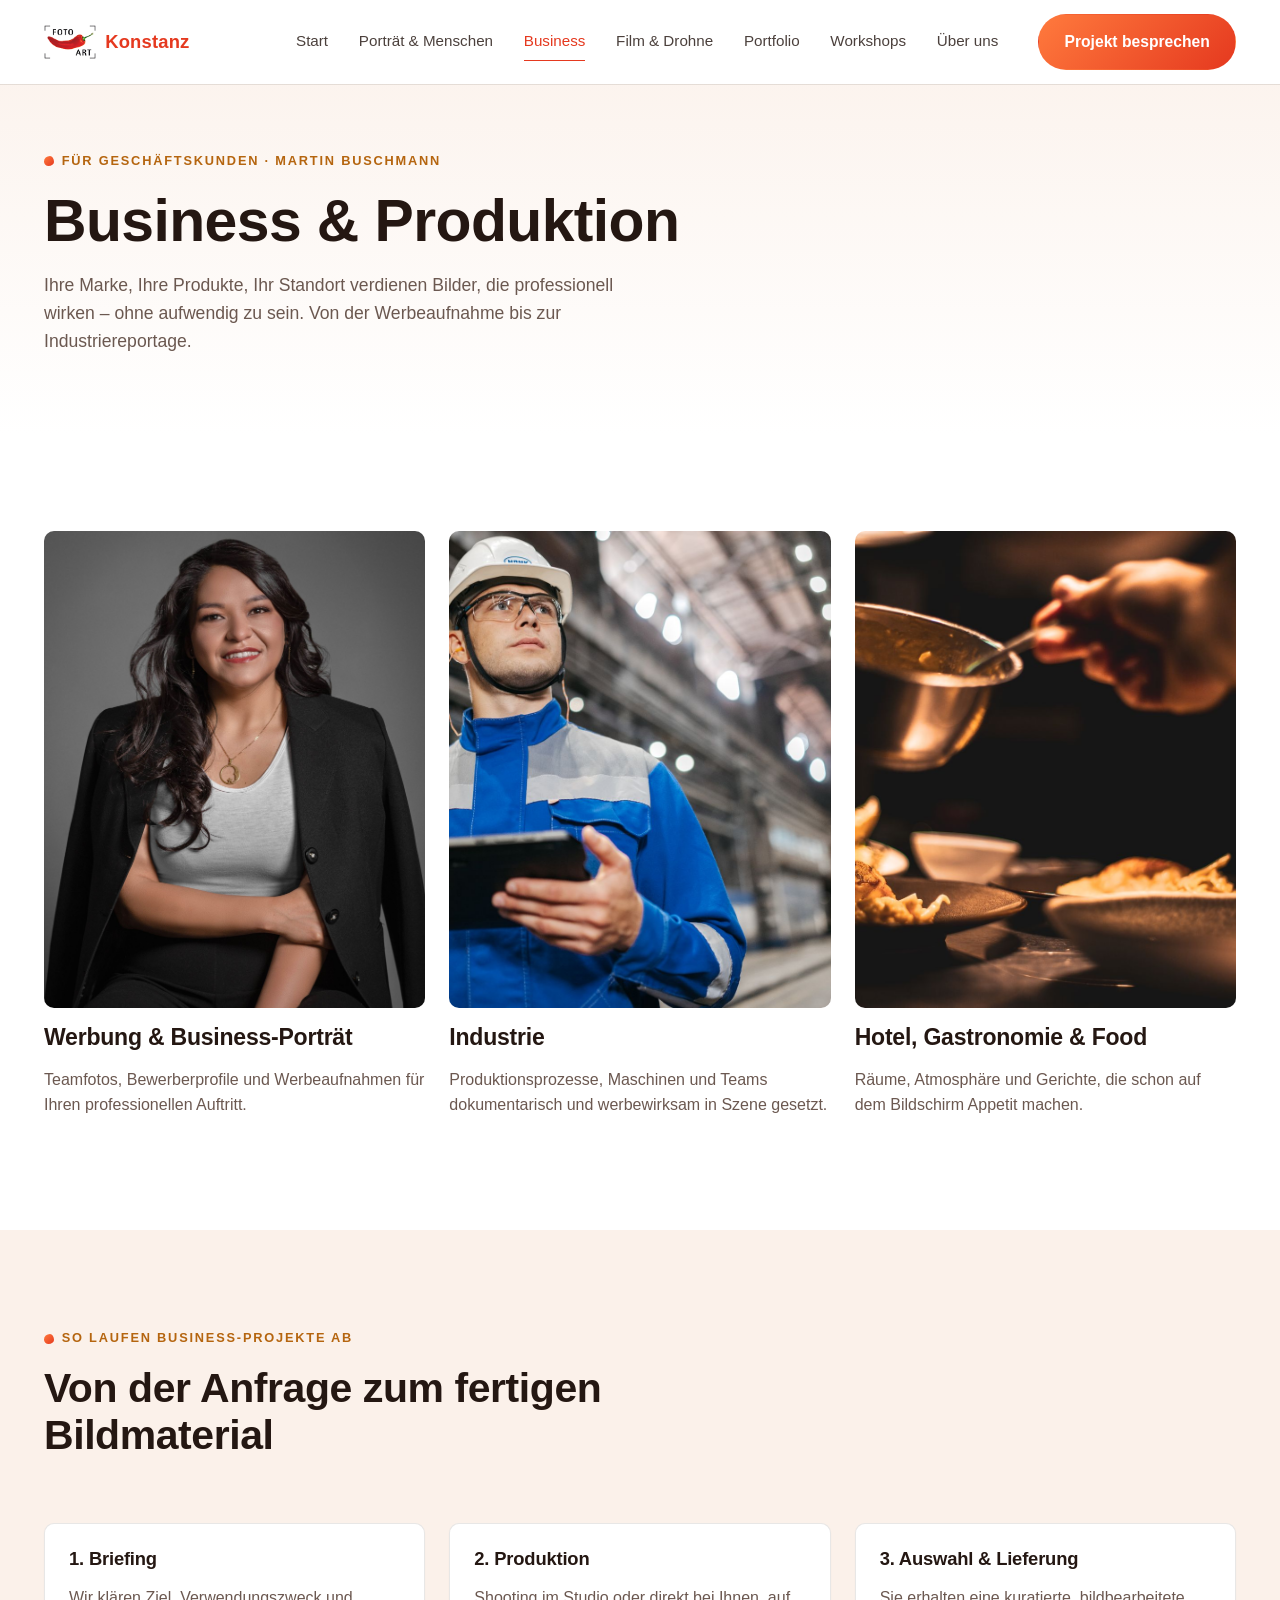
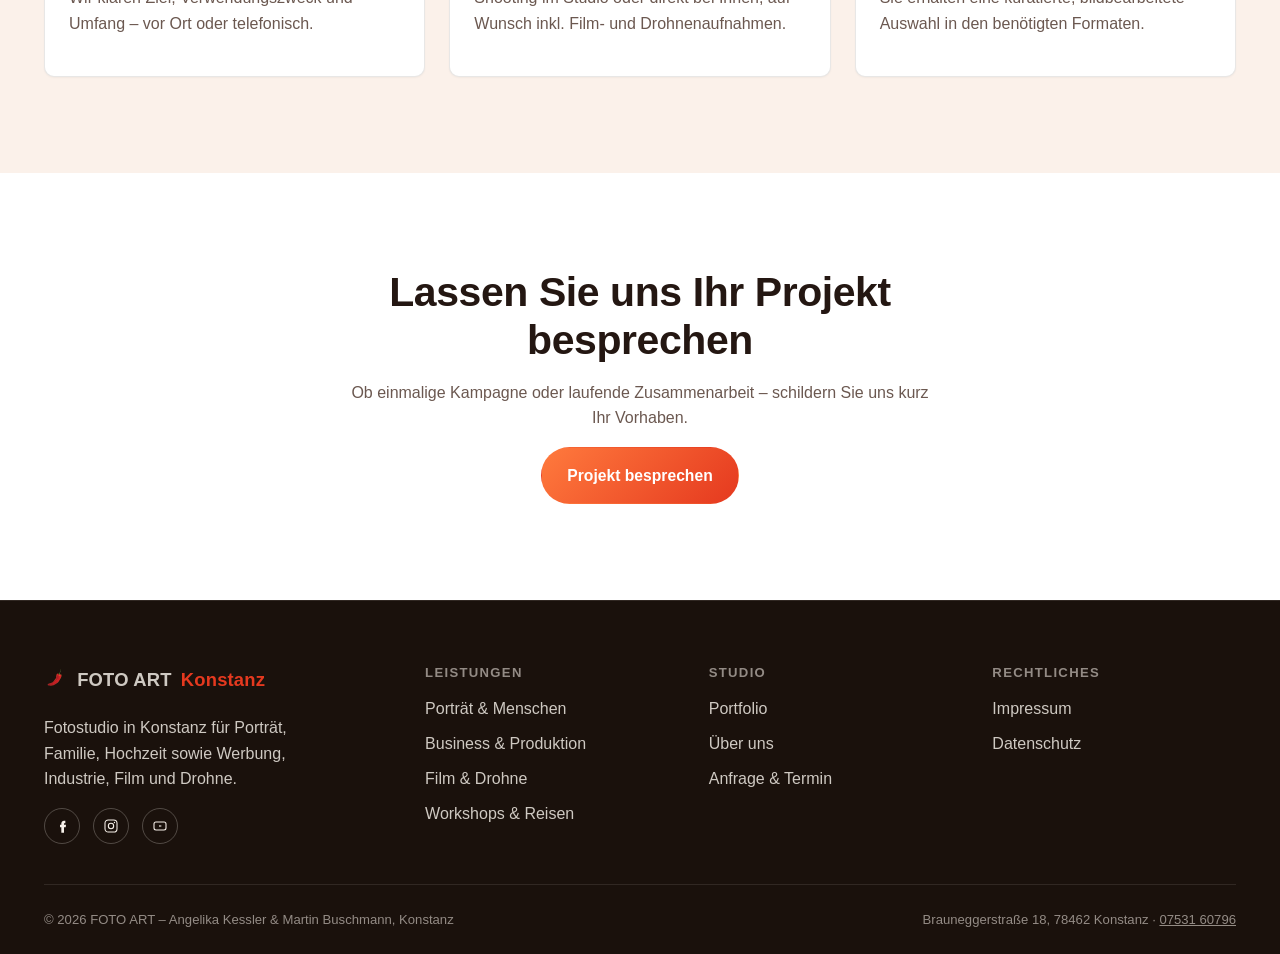
<file: business-produktion.html>
<!doctype html>
<html lang="de" class="no-js">
<head>
<meta charset="utf-8">
<title>Business & Produktion – Werbung, Industrie, Food | FOTO ART Konstanz</title>
<meta name="description" content="Werbe-, Industrie-, Hotel-, Gastronomie- und Foodfotografie in Konstanz und Umgebung – von Martin Buschmann, FOTO ART.">
<meta name="viewport" content="width=device-width, initial-scale=1">
<link rel="canonical" href="https://foto-art-konstanz.aurora-innovations.de/business-produktion.html">
<meta name="theme-color" content="#15130f">
<link rel="icon" href="favicon.ico" sizes="32x32">
<link rel="icon" type="image/png" sizes="16x16" href="assets/img/favicon-16.png">
<link rel="icon" type="image/png" sizes="32x32" href="assets/img/favicon-32.png">
<link rel="icon" type="image/png" sizes="192x192" href="assets/img/favicon-192.png">
<link rel="apple-touch-icon" sizes="180x180" href="assets/img/favicon-180.png">
<link rel="stylesheet" href="assets/css/styles.css">
</head>
<body>
<a class="skip-link" href="#main">Zum Inhalt springen</a>
<header class="site-header">
  <div class="container">
    <a class="logo" href="index.html" aria-label="FOTO ART Konstanz – Startseite"><img class="logo-mark" src="assets/img/logo-fotoart.png" alt="FOTO ART" width="153" height="100"> <span>Konstanz</span></a>
    <nav class="main-nav" id="main-nav" aria-label="Hauptnavigation">
      <ul>
        <li><a href="index.html">Start</a></li>
        <li><a href="portraet-menschen.html">Porträt & Menschen</a></li>
        <li><a href="business-produktion.html">Business</a></li>
        <li><a href="film-drohne.html">Film & Drohne</a></li>
        <li><a href="portfolio.html">Portfolio</a></li>
        <li><a href="workshops-reisen.html">Workshops</a></li>
        <li><a href="ueber-uns.html">Über uns</a></li>
      </ul>
    </nav>
    <a class="btn btn-primary header-cta" href="anfrage.html?leistung=business">Projekt besprechen</a>
    <button class="nav-toggle" aria-expanded="false" aria-controls="main-nav" aria-label="Menü öffnen/schließen">
      <svg width="20" height="14" viewBox="0 0 20 14" fill="none" aria-hidden="true"><path d="M0 1H20M0 7H20M0 13H20" stroke="currentColor" stroke-width="1.6"/></svg>
    </button>
  </div>
</header>

<main id="main">
  <section class="page-hero">
    <div class="container">
      <p class="eyebrow">Für Geschäftskunden · Martin Buschmann</p>
      <h1>Business &amp; Produktion</h1>
      <p class="lead">Ihre Marke, Ihre Produkte, Ihr Standort verdienen Bilder, die professionell wirken – ohne aufwendig zu sein. Von der Werbeaufnahme bis zur Industriereportage.</p>
    </div>
  </section>

  <section>
    <div class="container">
      <div class="grid-3">
        <div>
          <div class="media-frame"><img src="assets/img/business-portrait.jpg" alt="Professionelles Business-Porträt einer lächelnden Frau" loading="lazy" width="1200" height="1500"></div>
          <h3 style="margin-top:1rem">Werbung &amp; Business-Porträt</h3>
          <p>Teamfotos, Bewerberprofile und Werbeaufnahmen für Ihren professionellen Auftritt.</p>
        </div>
        <div>
          <div class="media-frame"><img src="assets/img/industrie.jpg" alt="Industriefotografie: Mitarbeiter mit Tablet in einer Produktionshalle" loading="lazy" width="1200" height="1500"></div>
          <h3 style="margin-top:1rem">Industrie</h3>
          <p>Produktionsprozesse, Maschinen und Teams dokumentarisch und werbewirksam in Szene gesetzt.</p>
        </div>
        <div>
          <div class="media-frame"><img src="assets/img/food.jpg" alt="Gourmet-Gericht wird von einem Koch angerichtet" loading="lazy" width="1200" height="1500"></div>
          <h3 style="margin-top:1rem">Hotel, Gastronomie &amp; Food</h3>
          <p>Räume, Atmosphäre und Gerichte, die schon auf dem Bildschirm Appetit machen.</p>
        </div>
      </div>
    </div>
  </section>

  <section class="section-alt">
    <div class="container">
      <div class="section-head">
        <p class="eyebrow">So laufen Business-Projekte ab</p>
        <h2>Von der Anfrage zum fertigen Bildmaterial</h2>
      </div>
      <div class="grid-3">
        <article class="service-card"><h3>1. Briefing</h3><p>Wir klären Ziel, Verwendungszweck und Umfang – vor Ort oder telefonisch.</p></article>
        <article class="service-card"><h3>2. Produktion</h3><p>Shooting im Studio oder direkt bei Ihnen, auf Wunsch inkl. Film- und Drohnenaufnahmen.</p></article>
        <article class="service-card"><h3>3. Auswahl &amp; Lieferung</h3><p>Sie erhalten eine kuratierte, bildbearbeitete Auswahl in den benötigten Formaten.</p></article>
      </div>
    </div>
  </section>

  <section aria-labelledby="cta-h">
    <div class="container text-center" style="max-width:640px">
      <h2 id="cta-h">Lassen Sie uns Ihr Projekt besprechen</h2>
      <p>Ob einmalige Kampagne oder laufende Zusammenarbeit – schildern Sie uns kurz Ihr Vorhaben.</p>
      <a class="btn btn-primary" href="anfrage.html?leistung=business">Projekt besprechen</a>
    </div>
  </section>
</main>

<footer class="site-footer">
  <div class="container">
    <div class="footer-grid">
      <div>
        <a class="logo" href="index.html"><img class="logo-mark logo-mark--footer" src="assets/img/favicon-192.png" alt="" width="192" height="192"> FOTO ART <span>Konstanz</span></a>
        <p style="margin-top:1rem;max-width:32ch">Fotostudio in Konstanz für Porträt, Familie, Hochzeit sowie Werbung, Industrie, Film und Drohne.</p>
        <div class="social-row">
          <a href="https://www.facebook.com/fotoartbuschmann/" aria-label="Facebook" rel="noopener"><svg width="16" height="16" viewBox="0 0 24 24" fill="none"><path d="M15 8h2V4h-2c-2.2 0-4 1.8-4 4v2H9v4h2v8h4v-8h2.6l.4-4H15V8Z" fill="currentColor"/></svg></a>
          <a href="https://www.instagram.com/martin_buschmann" aria-label="Instagram" rel="noopener"><svg width="16" height="16" viewBox="0 0 24 24" fill="none"><rect x="3" y="3" width="18" height="18" rx="5" stroke="currentColor" stroke-width="1.6"/><circle cx="12" cy="12" r="4" stroke="currentColor" stroke-width="1.6"/><circle cx="17.2" cy="6.8" r="1" fill="currentColor"/></svg></a>
          <a href="https://www.youtube.com/@FotoArtBuschmannKonstanz" aria-label="YouTube" rel="noopener"><svg width="16" height="16" viewBox="0 0 24 24" fill="none"><rect x="3" y="6" width="18" height="12" rx="3" stroke="currentColor" stroke-width="1.6"/><path d="M11 10.5 15 12l-4 1.5v-3Z" fill="currentColor"/></svg></a>
        </div>
      </div>
      <div>
        <h4>Leistungen</h4>
        <ul>
          <li><a href="portraet-menschen.html">Porträt &amp; Menschen</a></li>
          <li><a href="business-produktion.html">Business &amp; Produktion</a></li>
          <li><a href="film-drohne.html">Film &amp; Drohne</a></li>
          <li><a href="workshops-reisen.html">Workshops &amp; Reisen</a></li>
        </ul>
      </div>
      <div>
        <h4>Studio</h4>
        <ul>
          <li><a href="portfolio.html">Portfolio</a></li>
          <li><a href="ueber-uns.html">Über uns</a></li>
          <li><a href="anfrage.html">Anfrage &amp; Termin</a></li>
        </ul>
      </div>
      <div>
        <h4>Rechtliches</h4>
        <ul>
          <li><a href="impressum.html">Impressum</a></li>
          <li><a href="datenschutz.html">Datenschutz</a></li>
        </ul>
      </div>
    </div>
    <div class="footer-bottom">
      <span>© <span id="year">2026</span> FOTO ART – Angelika Kessler &amp; Martin Buschmann, Konstanz</span>
      <span>Brauneggerstraße 18, 78462 Konstanz · <a href="tel:+497531608796">07531 60796</a></span>
    </div>
  </div>
</footer>
<script>document.getElementById("year").textContent = new Date().getFullYear();</script>
<script src="assets/js/main.js"></script>
</body>
</html>
</file>
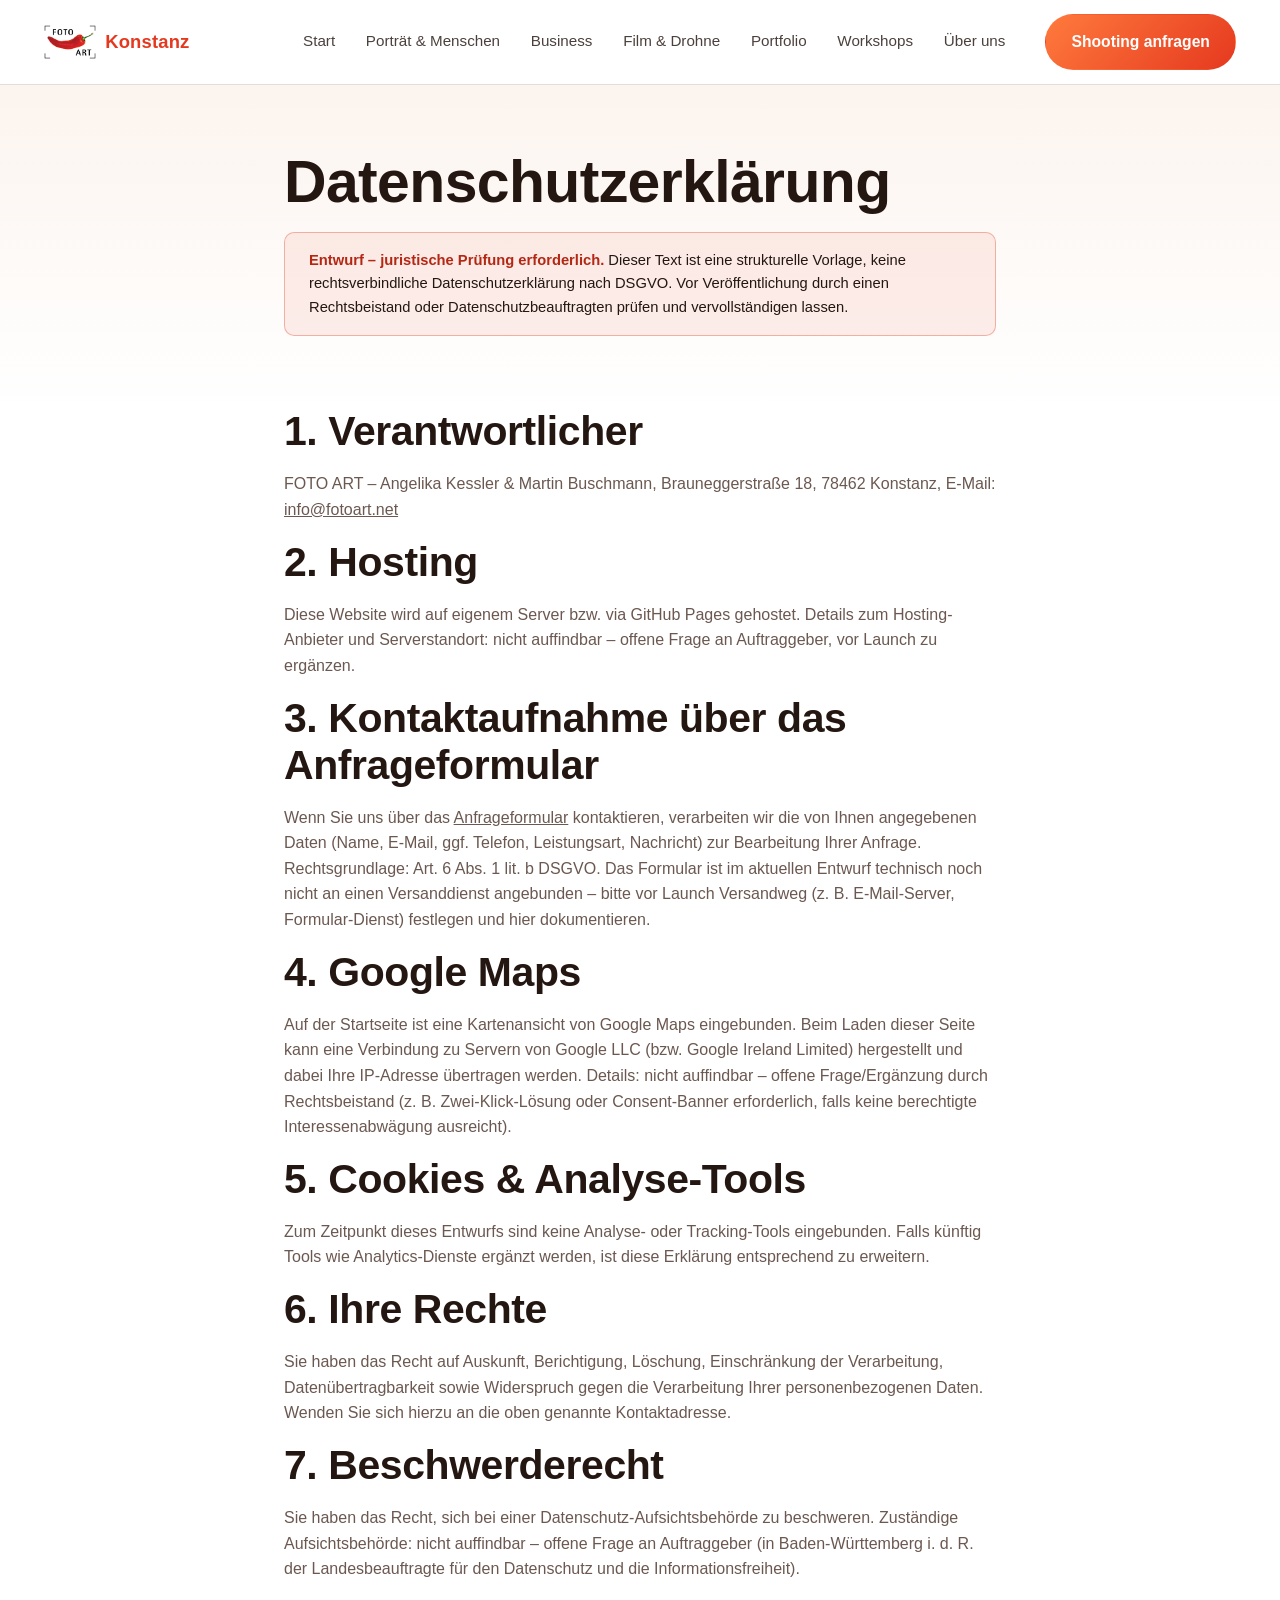
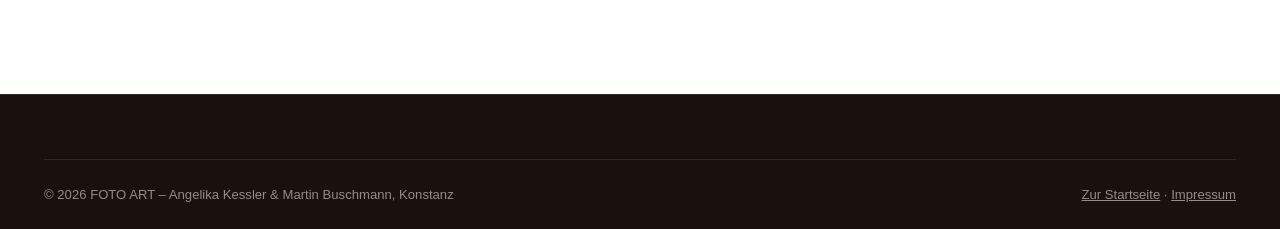
<file: datenschutz.html>
<!doctype html>
<html lang="de" class="no-js">
<head>
<meta charset="utf-8">
<!-- ENTWURF – juristische Prüfung erforderlich, siehe sichtbaren Hinweis auf dieser Seite -->
<title>Datenschutz | FOTO ART Konstanz</title>
<meta name="description" content="Datenschutzerklärung von FOTO ART Konstanz (Entwurf).">
<meta name="viewport" content="width=device-width, initial-scale=1">
<link rel="canonical" href="https://foto-art-konstanz.aurora-innovations.de/datenschutz.html">
<meta name="robots" content="noindex">
<meta name="theme-color" content="#15130f">
<link rel="icon" href="favicon.ico" sizes="32x32">
<link rel="icon" type="image/png" sizes="16x16" href="assets/img/favicon-16.png">
<link rel="icon" type="image/png" sizes="32x32" href="assets/img/favicon-32.png">
<link rel="icon" type="image/png" sizes="192x192" href="assets/img/favicon-192.png">
<link rel="apple-touch-icon" sizes="180x180" href="assets/img/favicon-180.png">
<link rel="stylesheet" href="assets/css/styles.css">
</head>
<body>
<a class="skip-link" href="#main">Zum Inhalt springen</a>
<header class="site-header">
  <div class="container">
    <a class="logo" href="index.html" aria-label="FOTO ART Konstanz – Startseite"><img class="logo-mark" src="assets/img/logo-fotoart.png" alt="FOTO ART" width="153" height="100"> <span>Konstanz</span></a>
    <nav class="main-nav" id="main-nav" aria-label="Hauptnavigation">
      <ul>
        <li><a href="index.html">Start</a></li>
        <li><a href="portraet-menschen.html">Porträt & Menschen</a></li>
        <li><a href="business-produktion.html">Business</a></li>
        <li><a href="film-drohne.html">Film & Drohne</a></li>
        <li><a href="portfolio.html">Portfolio</a></li>
        <li><a href="workshops-reisen.html">Workshops</a></li>
        <li><a href="ueber-uns.html">Über uns</a></li>
      </ul>
    </nav>
    <a class="btn btn-primary header-cta" href="anfrage.html">Shooting anfragen</a>
    <button class="nav-toggle" aria-expanded="false" aria-controls="main-nav" aria-label="Menü öffnen/schließen">
      <svg width="20" height="14" viewBox="0 0 20 14" fill="none" aria-hidden="true"><path d="M0 1H20M0 7H20M0 13H20" stroke="currentColor" stroke-width="1.6"/></svg>
    </button>
  </div>
</header>

<main id="main">
  <section class="page-hero" style="padding-bottom:2rem">
    <div class="container" style="max-width:760px">
      <h1>Datenschutzerklärung</h1>
      <div class="draft-banner"><strong>Entwurf – juristische Prüfung erforderlich.</strong> Dieser Text ist eine strukturelle Vorlage, keine rechtsverbindliche Datenschutzerklärung nach DSGVO. Vor Veröffentlichung durch einen Rechtsbeistand oder Datenschutzbeauftragten prüfen und vervollständigen lassen.</div>
    </div>
  </section>

  <section style="padding-top:0">
    <div class="container" style="max-width:760px">
      <h2>1. Verantwortlicher</h2>
      <p>FOTO ART – Angelika Kessler &amp; Martin Buschmann, Brauneggerstraße 18, 78462 Konstanz, E-Mail: <a href="mailto:info@fotoart.net">info@fotoart.net</a></p>

      <h2>2. Hosting</h2>
      <p>Diese Website wird auf eigenem Server bzw. via GitHub Pages gehostet. Details zum Hosting-Anbieter und Serverstandort: nicht auffindbar – offene Frage an Auftraggeber, vor Launch zu ergänzen.</p>

      <h2>3. Kontaktaufnahme über das Anfrageformular</h2>
      <p>Wenn Sie uns über das <a href="anfrage.html">Anfrageformular</a> kontaktieren, verarbeiten wir die von Ihnen angegebenen Daten (Name, E-Mail, ggf. Telefon, Leistungsart, Nachricht) zur Bearbeitung Ihrer Anfrage. Rechtsgrundlage: Art. 6 Abs. 1 lit. b DSGVO. Das Formular ist im aktuellen Entwurf technisch noch nicht an einen Versanddienst angebunden – bitte vor Launch Versandweg (z. B. E-Mail-Server, Formular-Dienst) festlegen und hier dokumentieren.</p>

      <h2>4. Google Maps</h2>
      <p>Auf der Startseite ist eine Kartenansicht von Google Maps eingebunden. Beim Laden dieser Seite kann eine Verbindung zu Servern von Google LLC (bzw. Google Ireland Limited) hergestellt und dabei Ihre IP-Adresse übertragen werden. Details: nicht auffindbar – offene Frage/Ergänzung durch Rechtsbeistand (z. B. Zwei-Klick-Lösung oder Consent-Banner erforderlich, falls keine berechtigte Interessenabwägung ausreicht).</p>

      <h2>5. Cookies &amp; Analyse-Tools</h2>
      <p>Zum Zeitpunkt dieses Entwurfs sind keine Analyse- oder Tracking-Tools eingebunden. Falls künftig Tools wie Analytics-Dienste ergänzt werden, ist diese Erklärung entsprechend zu erweitern.</p>

      <h2>6. Ihre Rechte</h2>
      <p>Sie haben das Recht auf Auskunft, Berichtigung, Löschung, Einschränkung der Verarbeitung, Datenübertragbarkeit sowie Widerspruch gegen die Verarbeitung Ihrer personenbezogenen Daten. Wenden Sie sich hierzu an die oben genannte Kontaktadresse.</p>

      <h2>7. Beschwerderecht</h2>
      <p>Sie haben das Recht, sich bei einer Datenschutz-Aufsichtsbehörde zu beschweren. Zuständige Aufsichtsbehörde: nicht auffindbar – offene Frage an Auftraggeber (in Baden-Württemberg i. d. R. der Landesbeauftragte für den Datenschutz und die Informationsfreiheit).</p>
    </div>
  </section>
</main>

<footer class="site-footer">
  <div class="container">
    <div class="footer-bottom">
      <span>© <span id="year">2026</span> FOTO ART – Angelika Kessler &amp; Martin Buschmann, Konstanz</span>
      <span><a href="index.html">Zur Startseite</a> · <a href="impressum.html">Impressum</a></span>
    </div>
  </div>
</footer>
<script>document.getElementById("year").textContent = new Date().getFullYear();</script>
<script src="assets/js/main.js"></script>
</body>
</html>
</file>
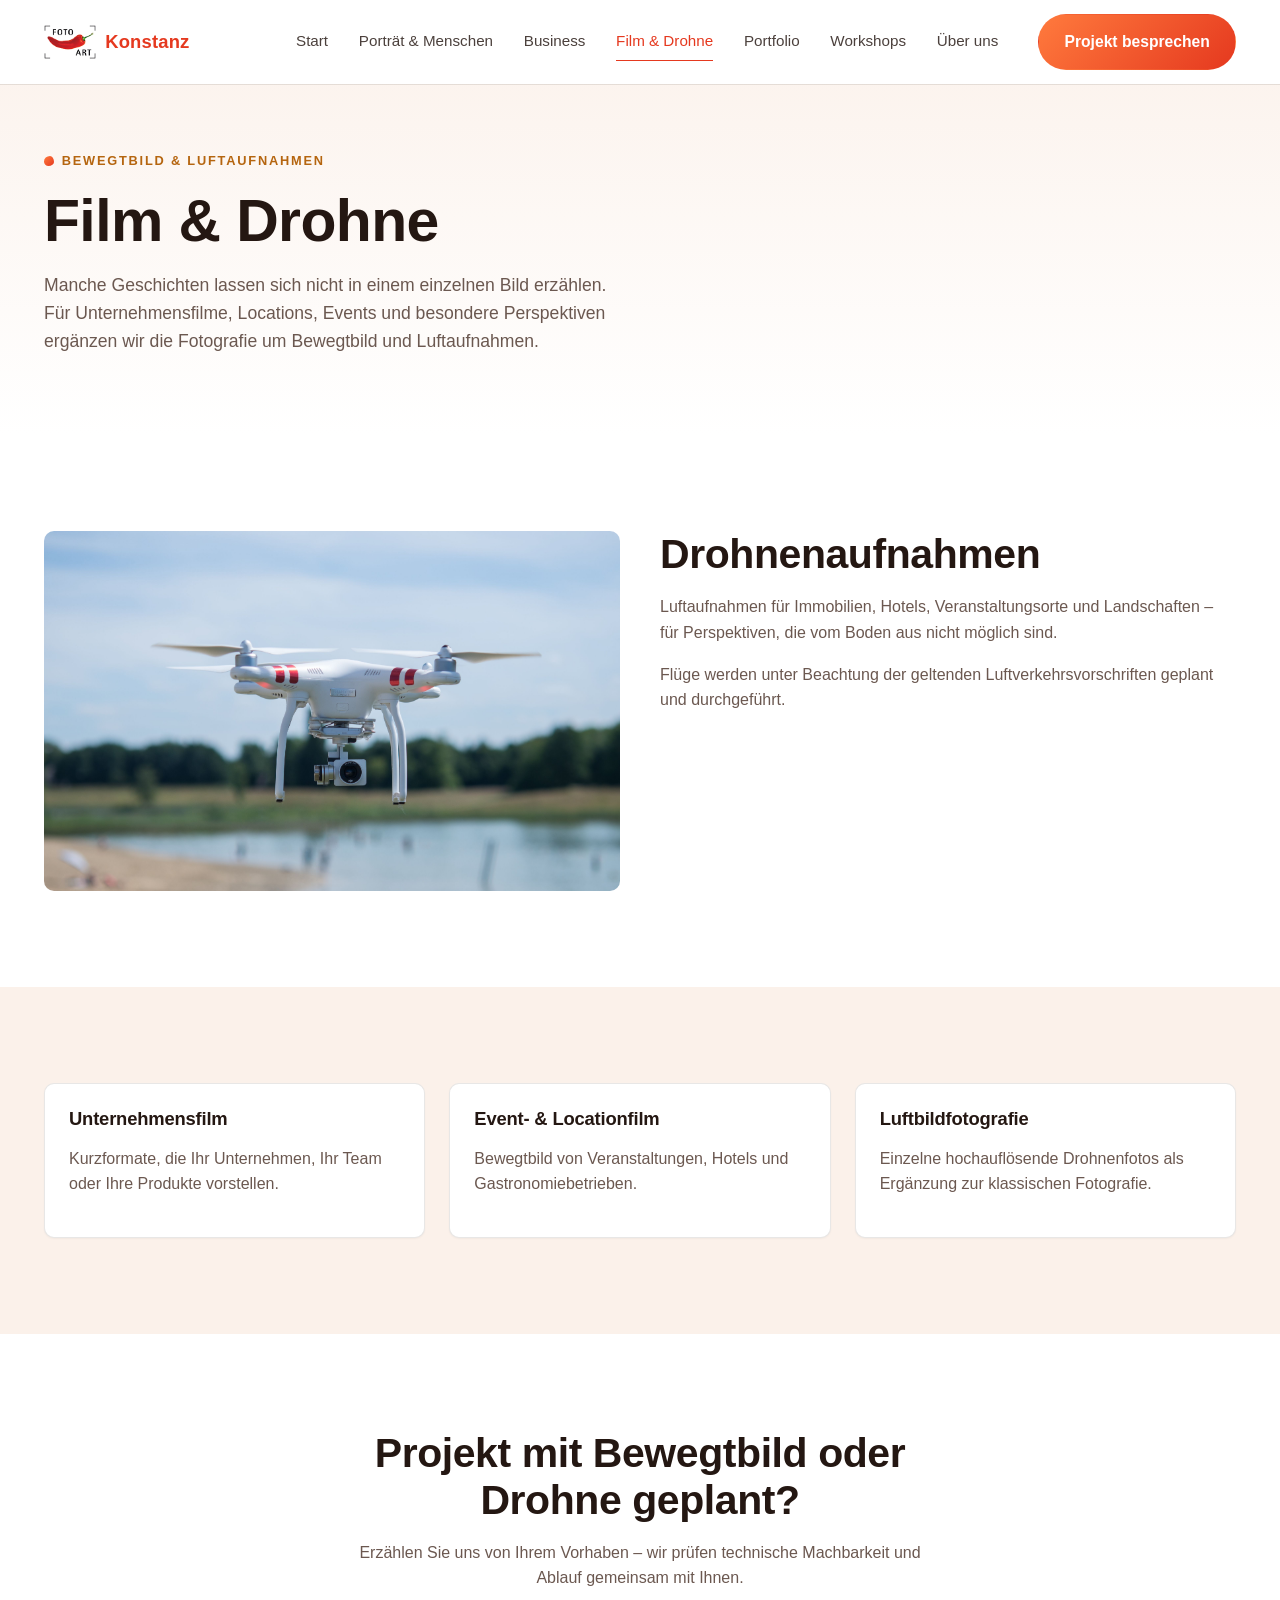
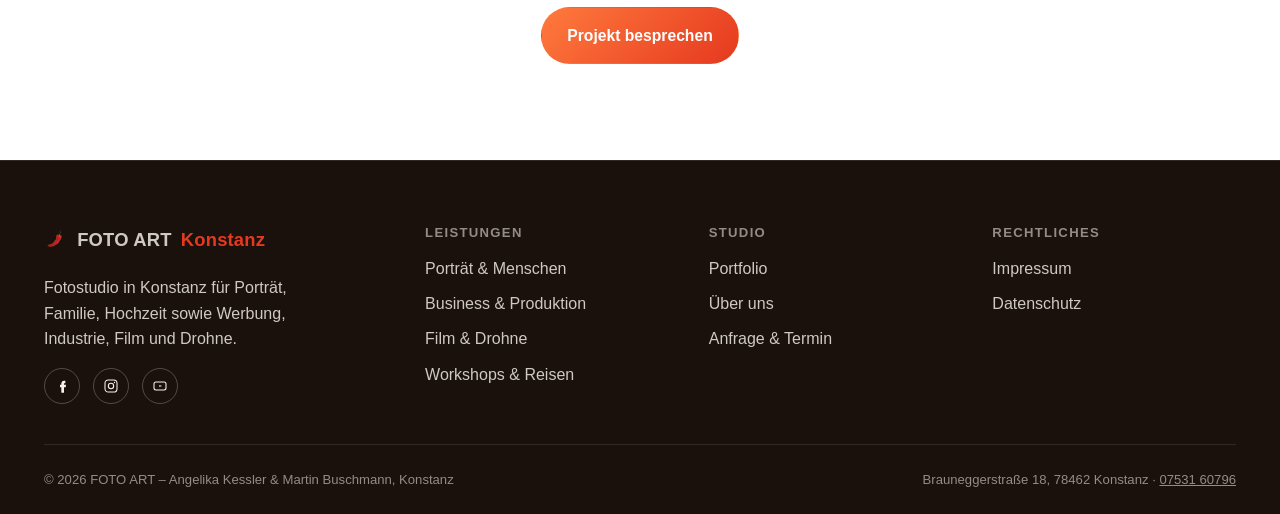
<file: film-drohne.html>
<!doctype html>
<html lang="de" class="no-js">
<head>
<meta charset="utf-8">
<title>Film & Drohne – Bewegtbild und Luftaufnahmen | FOTO ART Konstanz</title>
<meta name="description" content="Film- und Drohnenproduktion in Konstanz und am Bodensee für Unternehmen, Locations und besondere Projekte – FOTO ART, Martin Buschmann.">
<meta name="viewport" content="width=device-width, initial-scale=1">
<link rel="canonical" href="https://foto-art-konstanz.aurora-innovations.de/film-drohne.html">
<meta name="theme-color" content="#15130f">
<link rel="icon" href="favicon.ico" sizes="32x32">
<link rel="icon" type="image/png" sizes="16x16" href="assets/img/favicon-16.png">
<link rel="icon" type="image/png" sizes="32x32" href="assets/img/favicon-32.png">
<link rel="icon" type="image/png" sizes="192x192" href="assets/img/favicon-192.png">
<link rel="apple-touch-icon" sizes="180x180" href="assets/img/favicon-180.png">
<link rel="stylesheet" href="assets/css/styles.css">
</head>
<body>
<a class="skip-link" href="#main">Zum Inhalt springen</a>
<header class="site-header">
  <div class="container">
    <a class="logo" href="index.html" aria-label="FOTO ART Konstanz – Startseite"><img class="logo-mark" src="assets/img/logo-fotoart.png" alt="FOTO ART" width="153" height="100"> <span>Konstanz</span></a>
    <nav class="main-nav" id="main-nav" aria-label="Hauptnavigation">
      <ul>
        <li><a href="index.html">Start</a></li>
        <li><a href="portraet-menschen.html">Porträt & Menschen</a></li>
        <li><a href="business-produktion.html">Business</a></li>
        <li><a href="film-drohne.html">Film & Drohne</a></li>
        <li><a href="portfolio.html">Portfolio</a></li>
        <li><a href="workshops-reisen.html">Workshops</a></li>
        <li><a href="ueber-uns.html">Über uns</a></li>
      </ul>
    </nav>
    <a class="btn btn-primary header-cta" href="anfrage.html?leistung=film-drohne">Projekt besprechen</a>
    <button class="nav-toggle" aria-expanded="false" aria-controls="main-nav" aria-label="Menü öffnen/schließen">
      <svg width="20" height="14" viewBox="0 0 20 14" fill="none" aria-hidden="true"><path d="M0 1H20M0 7H20M0 13H20" stroke="currentColor" stroke-width="1.6"/></svg>
    </button>
  </div>
</header>

<main id="main">
  <section class="page-hero">
    <div class="container">
      <p class="eyebrow">Bewegtbild &amp; Luftaufnahmen</p>
      <h1>Film &amp; Drohne</h1>
      <p class="lead">Manche Geschichten lassen sich nicht in einem einzelnen Bild erzählen. Für Unternehmensfilme, Locations, Events und besondere Perspektiven ergänzen wir die Fotografie um Bewegtbild und Luftaufnahmen.</p>
    </div>
  </section>

  <section>
    <div class="container">
      <div class="grid-2">
        <div class="media-frame landscape"><img src="assets/img/drohne.jpg" alt="Professionelle Drohne mit Kamera im Einsatz" loading="lazy" width="1600" height="1000"></div>
        <div>
          <h2 class="mt-0">Drohnenaufnahmen</h2>
          <p>Luftaufnahmen für Immobilien, Hotels, Veranstaltungsorte und Landschaften – für Perspektiven, die vom Boden aus nicht möglich sind.</p>
          <p>Flüge werden unter Beachtung der geltenden Luftverkehrsvorschriften geplant und durchgeführt.</p>
        </div>
      </div>
    </div>
  </section>

  <section class="section-alt">
    <div class="container">
      <div class="grid-3">
        <article class="service-card"><h3>Unternehmensfilm</h3><p>Kurzformate, die Ihr Unternehmen, Ihr Team oder Ihre Produkte vorstellen.</p></article>
        <article class="service-card"><h3>Event- &amp; Locationfilm</h3><p>Bewegtbild von Veranstaltungen, Hotels und Gastronomiebetrieben.</p></article>
        <article class="service-card"><h3>Luftbildfotografie</h3><p>Einzelne hochauflösende Drohnenfotos als Ergänzung zur klassischen Fotografie.</p></article>
      </div>
    </div>
  </section>

  <section aria-labelledby="cta-h">
    <div class="container text-center" style="max-width:640px">
      <h2 id="cta-h">Projekt mit Bewegtbild oder Drohne geplant?</h2>
      <p>Erzählen Sie uns von Ihrem Vorhaben – wir prüfen technische Machbarkeit und Ablauf gemeinsam mit Ihnen.</p>
      <a class="btn btn-primary" href="anfrage.html?leistung=film-drohne">Projekt besprechen</a>
    </div>
  </section>
</main>

<footer class="site-footer">
  <div class="container">
    <div class="footer-grid">
      <div>
        <a class="logo" href="index.html"><img class="logo-mark logo-mark--footer" src="assets/img/favicon-192.png" alt="" width="192" height="192"> FOTO ART <span>Konstanz</span></a>
        <p style="margin-top:1rem;max-width:32ch">Fotostudio in Konstanz für Porträt, Familie, Hochzeit sowie Werbung, Industrie, Film und Drohne.</p>
        <div class="social-row">
          <a href="https://www.facebook.com/fotoartbuschmann/" aria-label="Facebook" rel="noopener"><svg width="16" height="16" viewBox="0 0 24 24" fill="none"><path d="M15 8h2V4h-2c-2.2 0-4 1.8-4 4v2H9v4h2v8h4v-8h2.6l.4-4H15V8Z" fill="currentColor"/></svg></a>
          <a href="https://www.instagram.com/martin_buschmann" aria-label="Instagram" rel="noopener"><svg width="16" height="16" viewBox="0 0 24 24" fill="none"><rect x="3" y="3" width="18" height="18" rx="5" stroke="currentColor" stroke-width="1.6"/><circle cx="12" cy="12" r="4" stroke="currentColor" stroke-width="1.6"/><circle cx="17.2" cy="6.8" r="1" fill="currentColor"/></svg></a>
          <a href="https://www.youtube.com/@FotoArtBuschmannKonstanz" aria-label="YouTube" rel="noopener"><svg width="16" height="16" viewBox="0 0 24 24" fill="none"><rect x="3" y="6" width="18" height="12" rx="3" stroke="currentColor" stroke-width="1.6"/><path d="M11 10.5 15 12l-4 1.5v-3Z" fill="currentColor"/></svg></a>
        </div>
      </div>
      <div>
        <h4>Leistungen</h4>
        <ul>
          <li><a href="portraet-menschen.html">Porträt &amp; Menschen</a></li>
          <li><a href="business-produktion.html">Business &amp; Produktion</a></li>
          <li><a href="film-drohne.html">Film &amp; Drohne</a></li>
          <li><a href="workshops-reisen.html">Workshops &amp; Reisen</a></li>
        </ul>
      </div>
      <div>
        <h4>Studio</h4>
        <ul>
          <li><a href="portfolio.html">Portfolio</a></li>
          <li><a href="ueber-uns.html">Über uns</a></li>
          <li><a href="anfrage.html">Anfrage &amp; Termin</a></li>
        </ul>
      </div>
      <div>
        <h4>Rechtliches</h4>
        <ul>
          <li><a href="impressum.html">Impressum</a></li>
          <li><a href="datenschutz.html">Datenschutz</a></li>
        </ul>
      </div>
    </div>
    <div class="footer-bottom">
      <span>© <span id="year">2026</span> FOTO ART – Angelika Kessler &amp; Martin Buschmann, Konstanz</span>
      <span>Brauneggerstraße 18, 78462 Konstanz · <a href="tel:+497531608796">07531 60796</a></span>
    </div>
  </div>
</footer>
<script>document.getElementById("year").textContent = new Date().getFullYear();</script>
<script src="assets/js/main.js"></script>
</body>
</html>
</file>
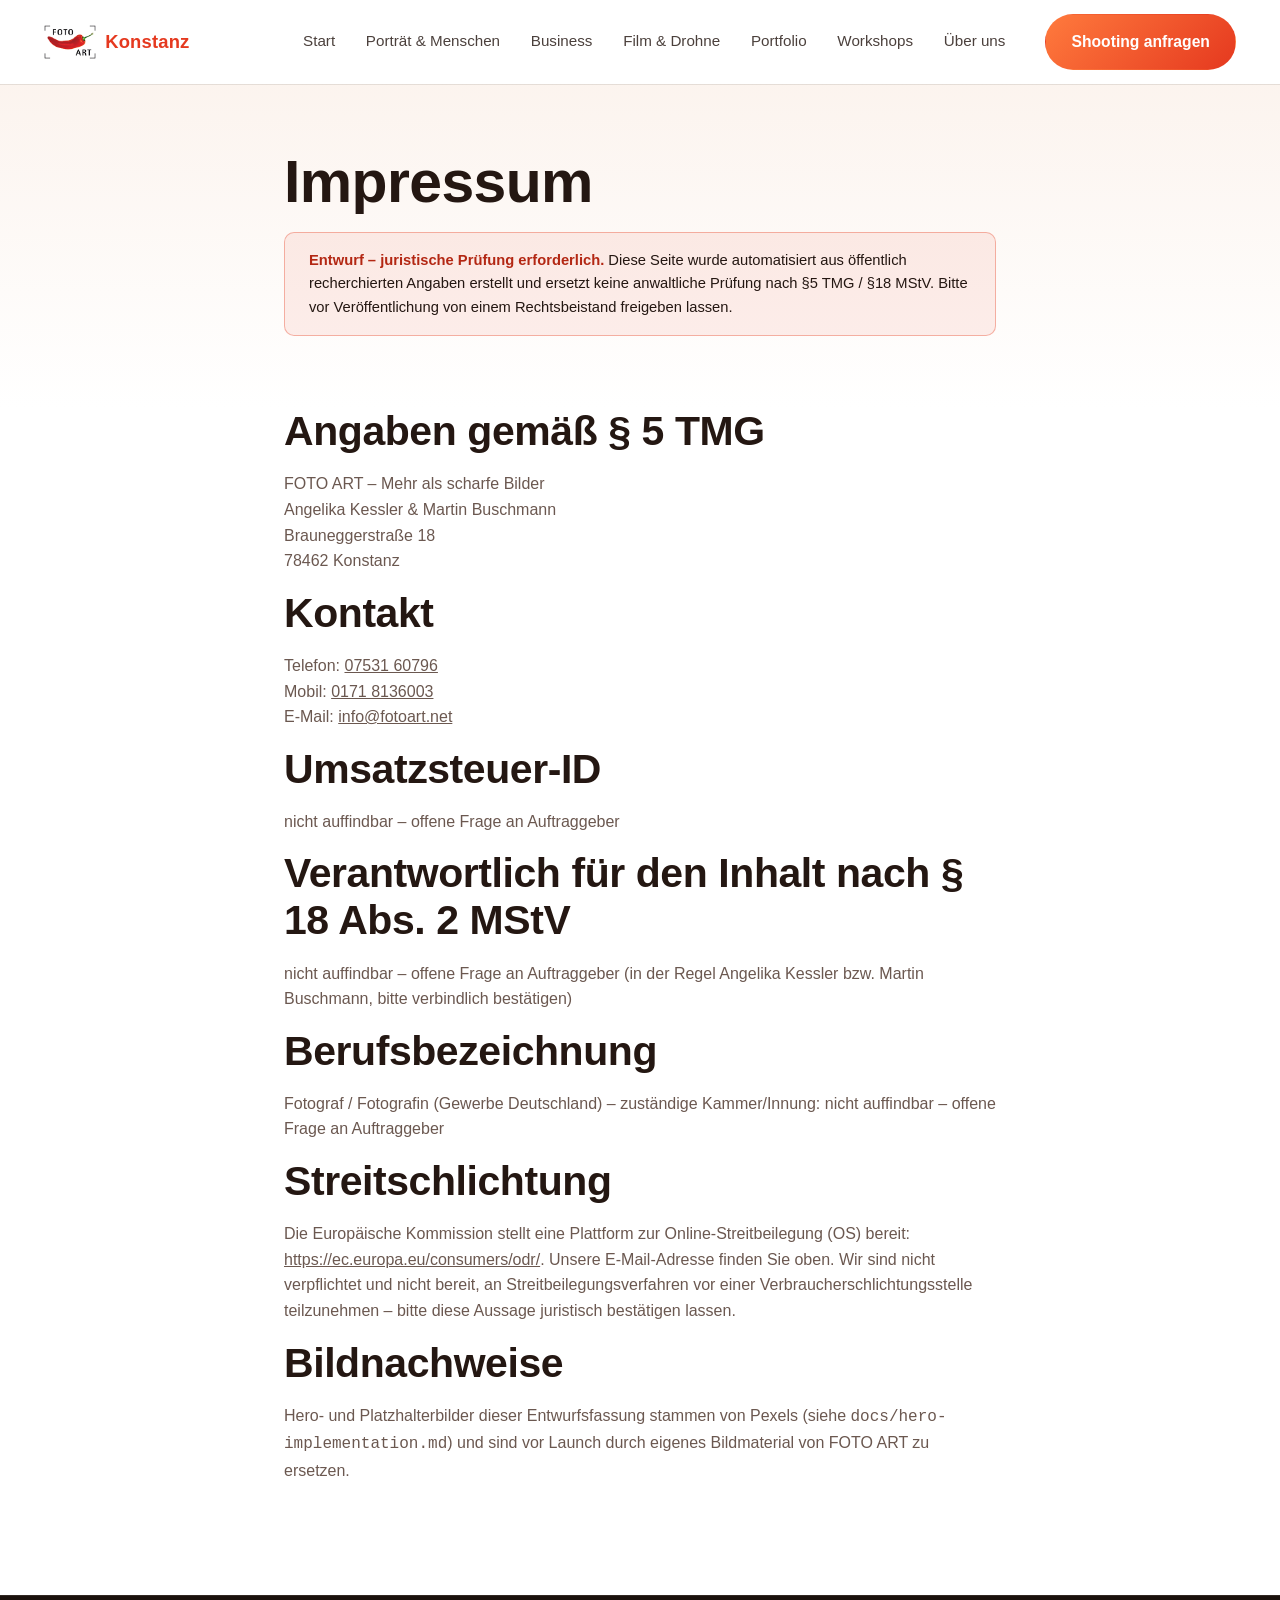
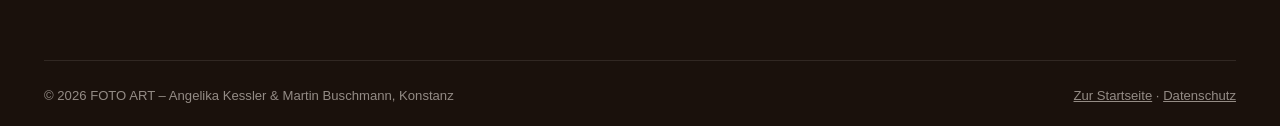
<file: impressum.html>
<!doctype html>
<html lang="de" class="no-js">
<head>
<meta charset="utf-8">
<!-- ENTWURF – juristische Prüfung erforderlich, siehe sichtbaren Hinweis auf dieser Seite -->
<title>Impressum | FOTO ART Konstanz</title>
<meta name="description" content="Impressum von FOTO ART Konstanz (Entwurf).">
<meta name="viewport" content="width=device-width, initial-scale=1">
<link rel="canonical" href="https://foto-art-konstanz.aurora-innovations.de/impressum.html">
<meta name="robots" content="noindex">
<meta name="theme-color" content="#15130f">
<link rel="icon" href="favicon.ico" sizes="32x32">
<link rel="icon" type="image/png" sizes="16x16" href="assets/img/favicon-16.png">
<link rel="icon" type="image/png" sizes="32x32" href="assets/img/favicon-32.png">
<link rel="icon" type="image/png" sizes="192x192" href="assets/img/favicon-192.png">
<link rel="apple-touch-icon" sizes="180x180" href="assets/img/favicon-180.png">
<link rel="stylesheet" href="assets/css/styles.css">
</head>
<body>
<a class="skip-link" href="#main">Zum Inhalt springen</a>
<header class="site-header">
  <div class="container">
    <a class="logo" href="index.html" aria-label="FOTO ART Konstanz – Startseite"><img class="logo-mark" src="assets/img/logo-fotoart.png" alt="FOTO ART" width="153" height="100"> <span>Konstanz</span></a>
    <nav class="main-nav" id="main-nav" aria-label="Hauptnavigation">
      <ul>
        <li><a href="index.html">Start</a></li>
        <li><a href="portraet-menschen.html">Porträt & Menschen</a></li>
        <li><a href="business-produktion.html">Business</a></li>
        <li><a href="film-drohne.html">Film & Drohne</a></li>
        <li><a href="portfolio.html">Portfolio</a></li>
        <li><a href="workshops-reisen.html">Workshops</a></li>
        <li><a href="ueber-uns.html">Über uns</a></li>
      </ul>
    </nav>
    <a class="btn btn-primary header-cta" href="anfrage.html">Shooting anfragen</a>
    <button class="nav-toggle" aria-expanded="false" aria-controls="main-nav" aria-label="Menü öffnen/schließen">
      <svg width="20" height="14" viewBox="0 0 20 14" fill="none" aria-hidden="true"><path d="M0 1H20M0 7H20M0 13H20" stroke="currentColor" stroke-width="1.6"/></svg>
    </button>
  </div>
</header>

<main id="main">
  <section class="page-hero" style="padding-bottom:2rem">
    <div class="container" style="max-width:760px">
      <h1>Impressum</h1>
      <div class="draft-banner"><strong>Entwurf – juristische Prüfung erforderlich.</strong> Diese Seite wurde automatisiert aus öffentlich recherchierten Angaben erstellt und ersetzt keine anwaltliche Prüfung nach §5 TMG / §18 MStV. Bitte vor Veröffentlichung von einem Rechtsbeistand freigeben lassen.</div>
    </div>
  </section>

  <section style="padding-top:0">
    <div class="container" style="max-width:760px">
      <h2>Angaben gemäß § 5 TMG</h2>
      <p>FOTO ART – Mehr als scharfe Bilder<br>
      Angelika Kessler &amp; Martin Buschmann<br>
      Brauneggerstraße 18<br>
      78462 Konstanz</p>

      <h2>Kontakt</h2>
      <p>Telefon: <a href="tel:+497531608796">07531 60796</a><br>
      Mobil: <a href="tel:+491718136003">0171 8136003</a><br>
      E-Mail: <a href="mailto:info@fotoart.net">info@fotoart.net</a></p>

      <h2>Umsatzsteuer-ID</h2>
      <p>nicht auffindbar – offene Frage an Auftraggeber</p>

      <h2>Verantwortlich für den Inhalt nach § 18 Abs. 2 MStV</h2>
      <p>nicht auffindbar – offene Frage an Auftraggeber (in der Regel Angelika Kessler bzw. Martin Buschmann, bitte verbindlich bestätigen)</p>

      <h2>Berufsbezeichnung</h2>
      <p>Fotograf / Fotografin (Gewerbe Deutschland) – zuständige Kammer/Innung: nicht auffindbar – offene Frage an Auftraggeber</p>

      <h2>Streitschlichtung</h2>
      <p>Die Europäische Kommission stellt eine Plattform zur Online-Streitbeilegung (OS) bereit: <a href="https://ec.europa.eu/consumers/odr/" rel="noopener">https://ec.europa.eu/consumers/odr/</a>. Unsere E-Mail-Adresse finden Sie oben. Wir sind nicht verpflichtet und nicht bereit, an Streitbeilegungsverfahren vor einer Verbraucherschlichtungsstelle teilzunehmen – bitte diese Aussage juristisch bestätigen lassen.</p>

      <h2>Bildnachweise</h2>
      <p>Hero- und Platzhalterbilder dieser Entwurfsfassung stammen von Pexels (siehe <code>docs/hero-implementation.md</code>) und sind vor Launch durch eigenes Bildmaterial von FOTO ART zu ersetzen.</p>
    </div>
  </section>
</main>

<footer class="site-footer">
  <div class="container">
    <div class="footer-bottom">
      <span>© <span id="year">2026</span> FOTO ART – Angelika Kessler &amp; Martin Buschmann, Konstanz</span>
      <span><a href="index.html">Zur Startseite</a> · <a href="datenschutz.html">Datenschutz</a></span>
    </div>
  </div>
</footer>
<script>document.getElementById("year").textContent = new Date().getFullYear();</script>
<script src="assets/js/main.js"></script>
</body>
</html>
</file>
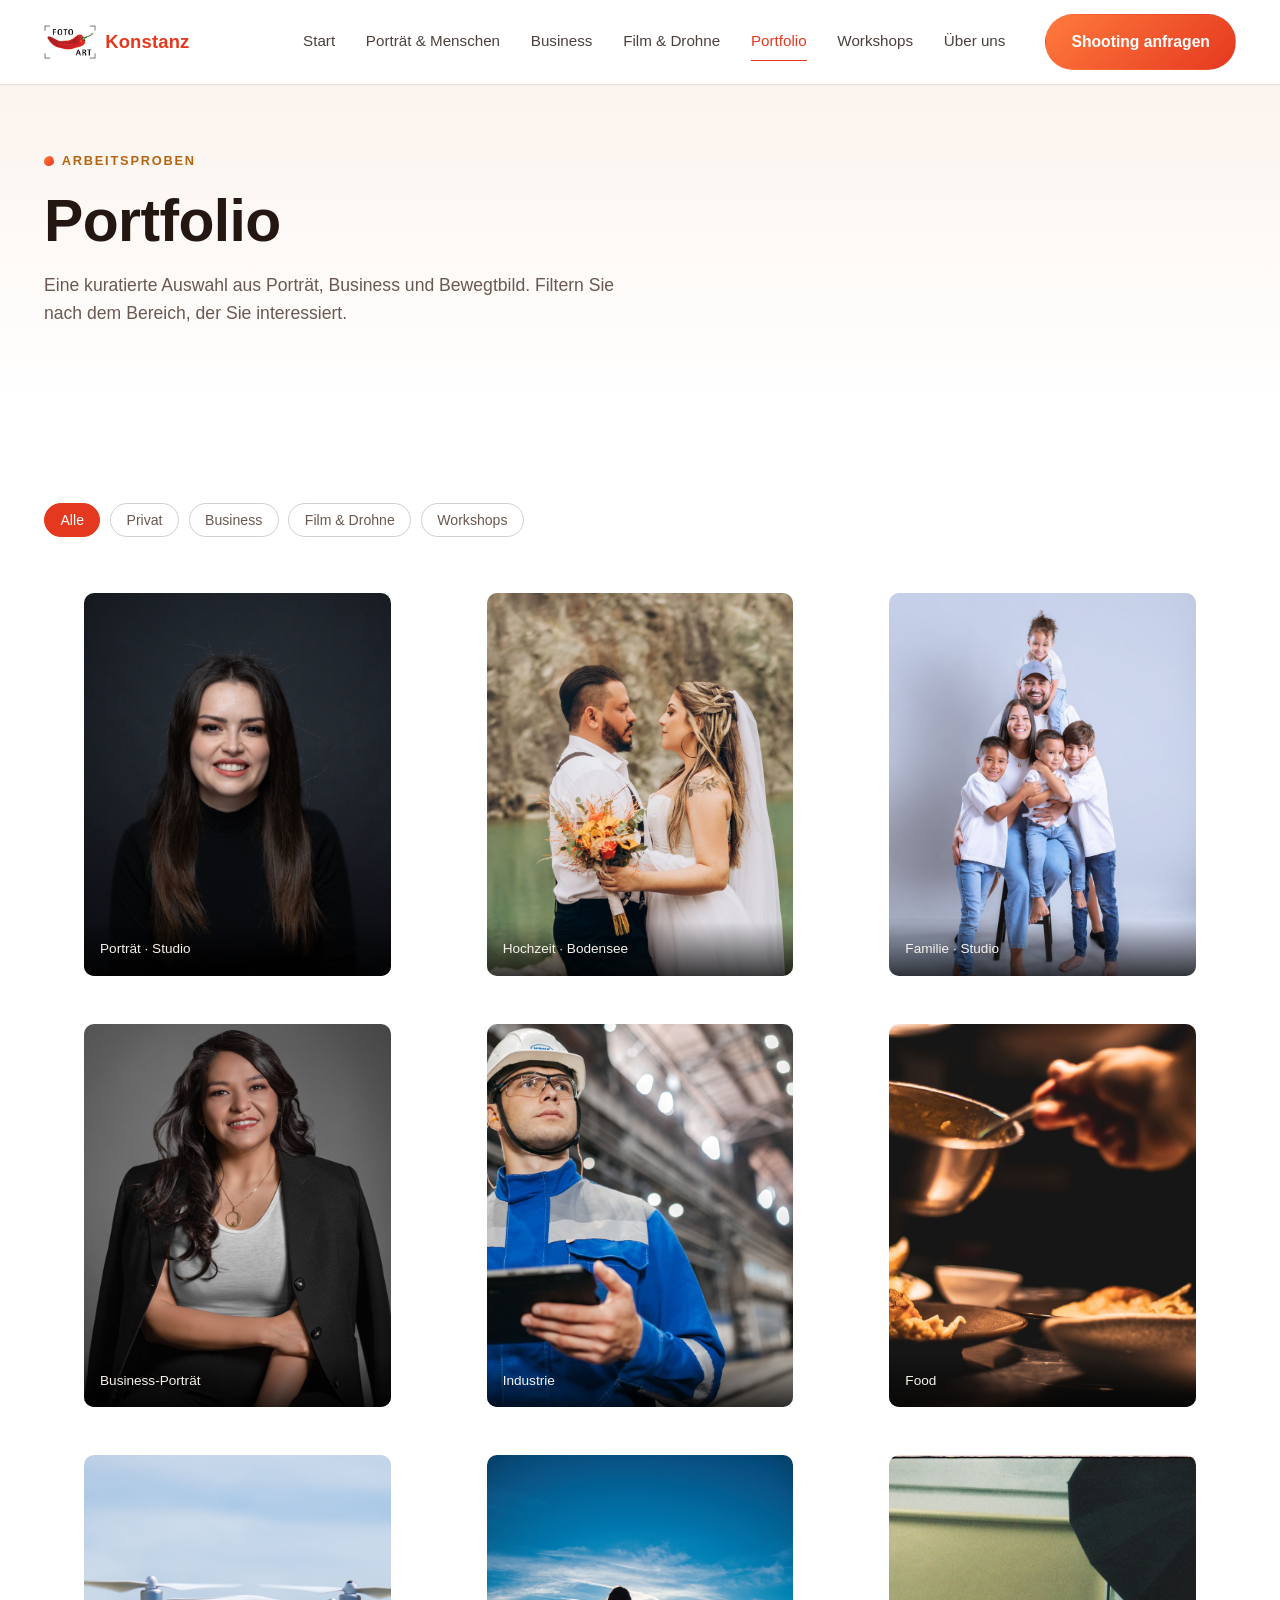
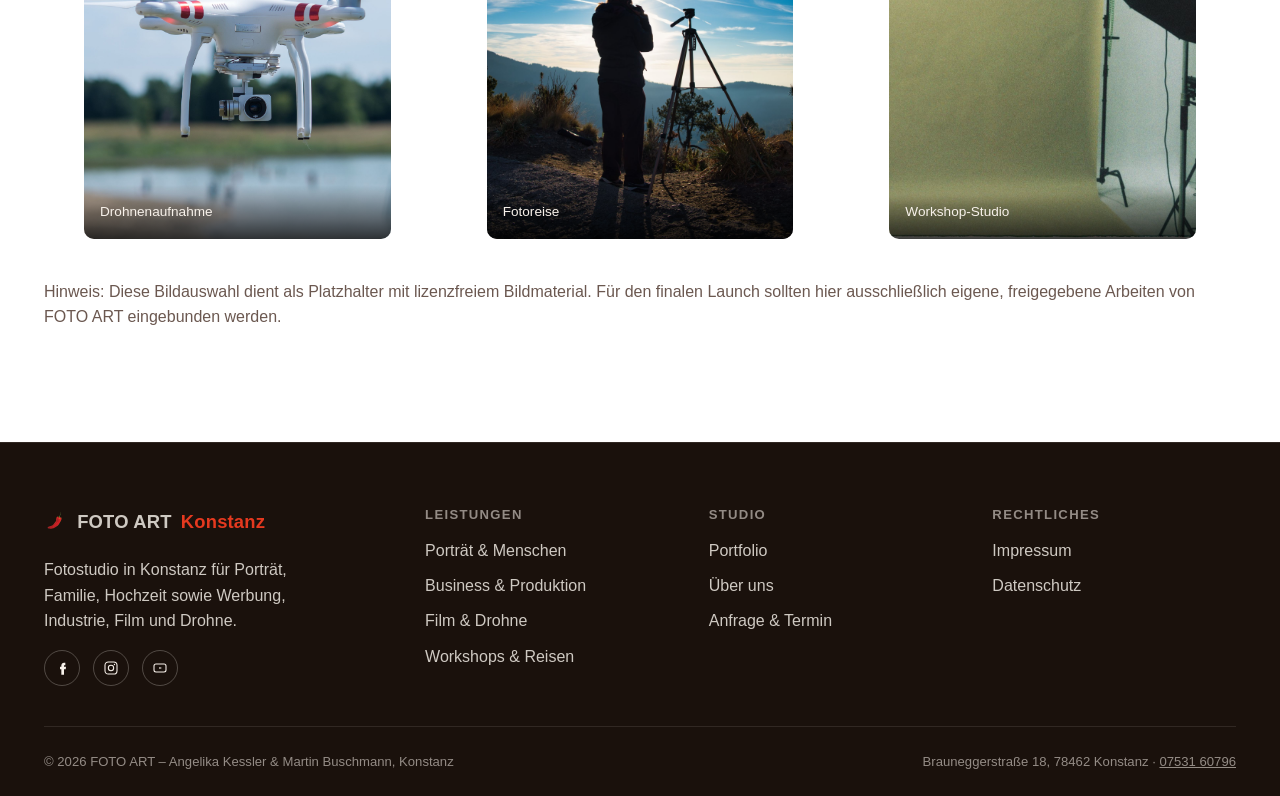
<file: portfolio.html>
<!doctype html>
<html lang="de" class="no-js">
<head>
<meta charset="utf-8">
<title>Portfolio – Arbeitsproben | FOTO ART Konstanz</title>
<meta name="description" content="Portfolio von FOTO ART Konstanz: Porträt, Business, Film & Drohne, Workshops – filterbar nach Kategorie.">
<meta name="viewport" content="width=device-width, initial-scale=1">
<link rel="canonical" href="https://foto-art-konstanz.aurora-innovations.de/portfolio.html">
<meta name="theme-color" content="#15130f">
<link rel="icon" href="favicon.ico" sizes="32x32">
<link rel="icon" type="image/png" sizes="16x16" href="assets/img/favicon-16.png">
<link rel="icon" type="image/png" sizes="32x32" href="assets/img/favicon-32.png">
<link rel="icon" type="image/png" sizes="192x192" href="assets/img/favicon-192.png">
<link rel="apple-touch-icon" sizes="180x180" href="assets/img/favicon-180.png">
<link rel="stylesheet" href="assets/css/styles.css">
</head>
<body>
<a class="skip-link" href="#main">Zum Inhalt springen</a>
<header class="site-header">
  <div class="container">
    <a class="logo" href="index.html" aria-label="FOTO ART Konstanz – Startseite"><img class="logo-mark" src="assets/img/logo-fotoart.png" alt="FOTO ART" width="153" height="100"> <span>Konstanz</span></a>
    <nav class="main-nav" id="main-nav" aria-label="Hauptnavigation">
      <ul>
        <li><a href="index.html">Start</a></li>
        <li><a href="portraet-menschen.html">Porträt & Menschen</a></li>
        <li><a href="business-produktion.html">Business</a></li>
        <li><a href="film-drohne.html">Film & Drohne</a></li>
        <li><a href="portfolio.html" aria-current="page">Portfolio</a></li>
        <li><a href="workshops-reisen.html">Workshops</a></li>
        <li><a href="ueber-uns.html">Über uns</a></li>
      </ul>
    </nav>
    <a class="btn btn-primary header-cta" href="anfrage.html">Shooting anfragen</a>
    <button class="nav-toggle" aria-expanded="false" aria-controls="main-nav" aria-label="Menü öffnen/schließen">
      <svg width="20" height="14" viewBox="0 0 20 14" fill="none" aria-hidden="true"><path d="M0 1H20M0 7H20M0 13H20" stroke="currentColor" stroke-width="1.6"/></svg>
    </button>
  </div>
</header>

<main id="main">
  <section class="page-hero">
    <div class="container">
      <p class="eyebrow">Arbeitsproben</p>
      <h1>Portfolio</h1>
      <p class="lead">Eine kuratierte Auswahl aus Porträt, Business und Bewegtbild. Filtern Sie nach dem Bereich, der Sie interessiert.</p>
    </div>
  </section>

  <section>
    <div class="container">
      <div class="filter-bar" role="group" aria-label="Portfolio filtern">
        <button class="filter-btn" data-filter="alle" aria-pressed="true">Alle</button>
        <button class="filter-btn" data-filter="privat" aria-pressed="false">Privat</button>
        <button class="filter-btn" data-filter="business" aria-pressed="false">Business</button>
        <button class="filter-btn" data-filter="film" aria-pressed="false">Film &amp; Drohne</button>
        <button class="filter-btn" data-filter="workshops" aria-pressed="false">Workshops</button>
      </div>
      <div class="portfolio-grid">
        <figure class="portfolio-item" data-category="privat">
          <img src="assets/img/portrait-frau.jpg" alt="Studioporträt einer Frau" loading="lazy" width="1200" height="1500">
          <figcaption>Porträt · Studio</figcaption>
        </figure>
        <figure class="portfolio-item" data-category="privat">
          <img src="assets/img/hochzeit-bodensee.jpg" alt="Brautpaar am Bodenseeufer" loading="lazy" width="1200" height="1500">
          <figcaption>Hochzeit · Bodensee</figcaption>
        </figure>
        <figure class="portfolio-item" data-category="privat">
          <img src="assets/img/familie-studio.jpg" alt="Familienporträt im Studio" loading="lazy" width="1200" height="1500">
          <figcaption>Familie · Studio</figcaption>
        </figure>
        <figure class="portfolio-item" data-category="business">
          <img src="assets/img/business-portrait.jpg" alt="Business-Porträt einer Frau" loading="lazy" width="1200" height="1500">
          <figcaption>Business-Porträt</figcaption>
        </figure>
        <figure class="portfolio-item" data-category="business">
          <img src="assets/img/industrie.jpg" alt="Industriefotografie in einer Produktionshalle" loading="lazy" width="1200" height="1500">
          <figcaption>Industrie</figcaption>
        </figure>
        <figure class="portfolio-item" data-category="business">
          <img src="assets/img/food.jpg" alt="Angerichtetes Gourmet-Gericht" loading="lazy" width="1200" height="1500">
          <figcaption>Food</figcaption>
        </figure>
        <figure class="portfolio-item" data-category="film">
          <img src="assets/img/drohne.jpg" alt="Drohne mit Kamera im Einsatz" loading="lazy" width="1200" height="1500">
          <figcaption>Drohnenaufnahme</figcaption>
        </figure>
        <figure class="portfolio-item" data-category="workshops">
          <img src="assets/img/fotoreise.jpg" alt="Fotograf mit Stativ bei Sonnenaufgang in Berglandschaft" loading="lazy" width="1200" height="1500">
          <figcaption>Fotoreise</figcaption>
        </figure>
        <figure class="portfolio-item" data-category="workshops">
          <img src="assets/img/studio.jpg" alt="Fotostudio mit Lichtequipment" loading="lazy" width="1200" height="1500">
          <figcaption>Workshop-Studio</figcaption>
        </figure>
      </div>
      <p class="source-note" style="margin-top:1.5rem">Hinweis: Diese Bildauswahl dient als Platzhalter mit lizenzfreiem Bildmaterial. Für den finalen Launch sollten hier ausschließlich eigene, freigegebene Arbeiten von FOTO ART eingebunden werden.</p>
    </div>
  </section>
</main>

<footer class="site-footer">
  <div class="container">
    <div class="footer-grid">
      <div>
        <a class="logo" href="index.html"><img class="logo-mark logo-mark--footer" src="assets/img/favicon-192.png" alt="" width="192" height="192"> FOTO ART <span>Konstanz</span></a>
        <p style="margin-top:1rem;max-width:32ch">Fotostudio in Konstanz für Porträt, Familie, Hochzeit sowie Werbung, Industrie, Film und Drohne.</p>
        <div class="social-row">
          <a href="https://www.facebook.com/fotoartbuschmann/" aria-label="Facebook" rel="noopener"><svg width="16" height="16" viewBox="0 0 24 24" fill="none"><path d="M15 8h2V4h-2c-2.2 0-4 1.8-4 4v2H9v4h2v8h4v-8h2.6l.4-4H15V8Z" fill="currentColor"/></svg></a>
          <a href="https://www.instagram.com/martin_buschmann" aria-label="Instagram" rel="noopener"><svg width="16" height="16" viewBox="0 0 24 24" fill="none"><rect x="3" y="3" width="18" height="18" rx="5" stroke="currentColor" stroke-width="1.6"/><circle cx="12" cy="12" r="4" stroke="currentColor" stroke-width="1.6"/><circle cx="17.2" cy="6.8" r="1" fill="currentColor"/></svg></a>
          <a href="https://www.youtube.com/@FotoArtBuschmannKonstanz" aria-label="YouTube" rel="noopener"><svg width="16" height="16" viewBox="0 0 24 24" fill="none"><rect x="3" y="6" width="18" height="12" rx="3" stroke="currentColor" stroke-width="1.6"/><path d="M11 10.5 15 12l-4 1.5v-3Z" fill="currentColor"/></svg></a>
        </div>
      </div>
      <div>
        <h4>Leistungen</h4>
        <ul>
          <li><a href="portraet-menschen.html">Porträt &amp; Menschen</a></li>
          <li><a href="business-produktion.html">Business &amp; Produktion</a></li>
          <li><a href="film-drohne.html">Film &amp; Drohne</a></li>
          <li><a href="workshops-reisen.html">Workshops &amp; Reisen</a></li>
        </ul>
      </div>
      <div>
        <h4>Studio</h4>
        <ul>
          <li><a href="portfolio.html">Portfolio</a></li>
          <li><a href="ueber-uns.html">Über uns</a></li>
          <li><a href="anfrage.html">Anfrage &amp; Termin</a></li>
        </ul>
      </div>
      <div>
        <h4>Rechtliches</h4>
        <ul>
          <li><a href="impressum.html">Impressum</a></li>
          <li><a href="datenschutz.html">Datenschutz</a></li>
        </ul>
      </div>
    </div>
    <div class="footer-bottom">
      <span>© <span id="year">2026</span> FOTO ART – Angelika Kessler &amp; Martin Buschmann, Konstanz</span>
      <span>Brauneggerstraße 18, 78462 Konstanz · <a href="tel:+497531608796">07531 60796</a></span>
    </div>
  </div>
</footer>
<script>document.getElementById("year").textContent = new Date().getFullYear();</script>
<script src="assets/js/main.js"></script>
</body>
</html>
</file>
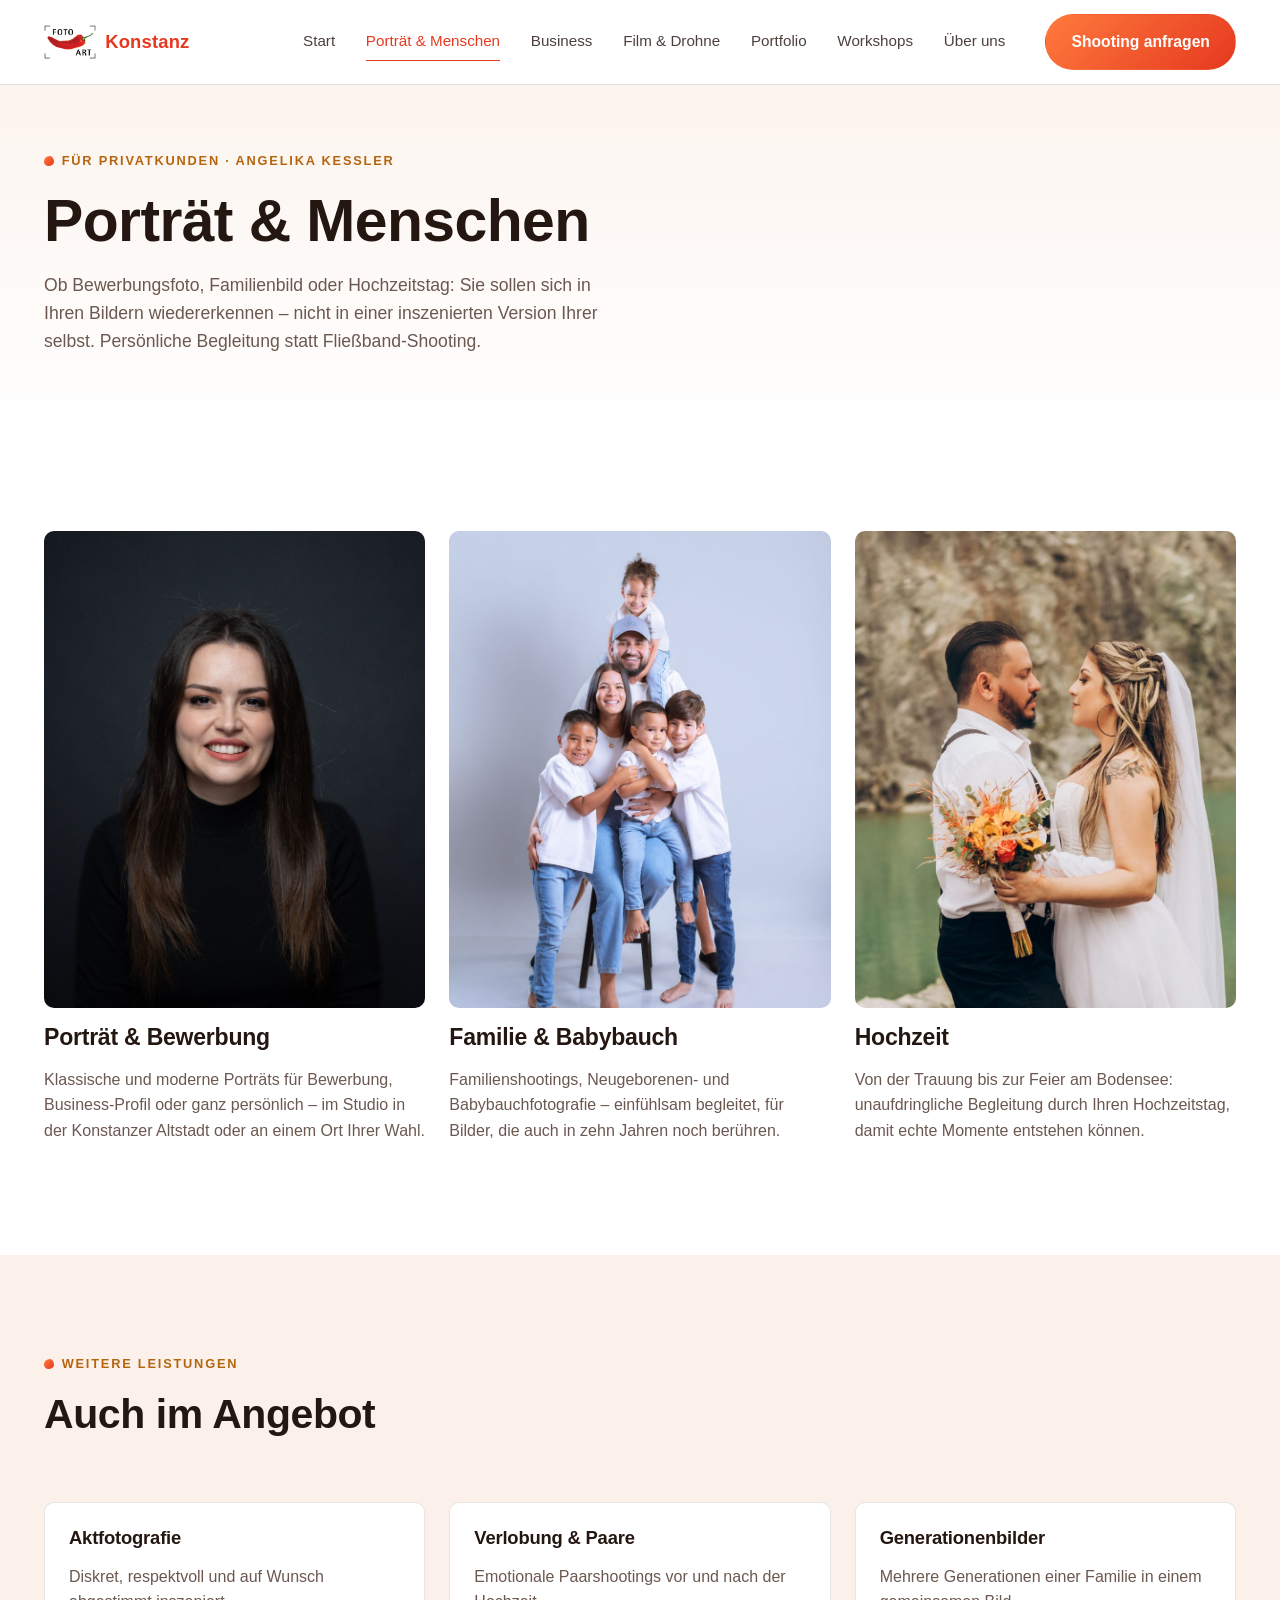
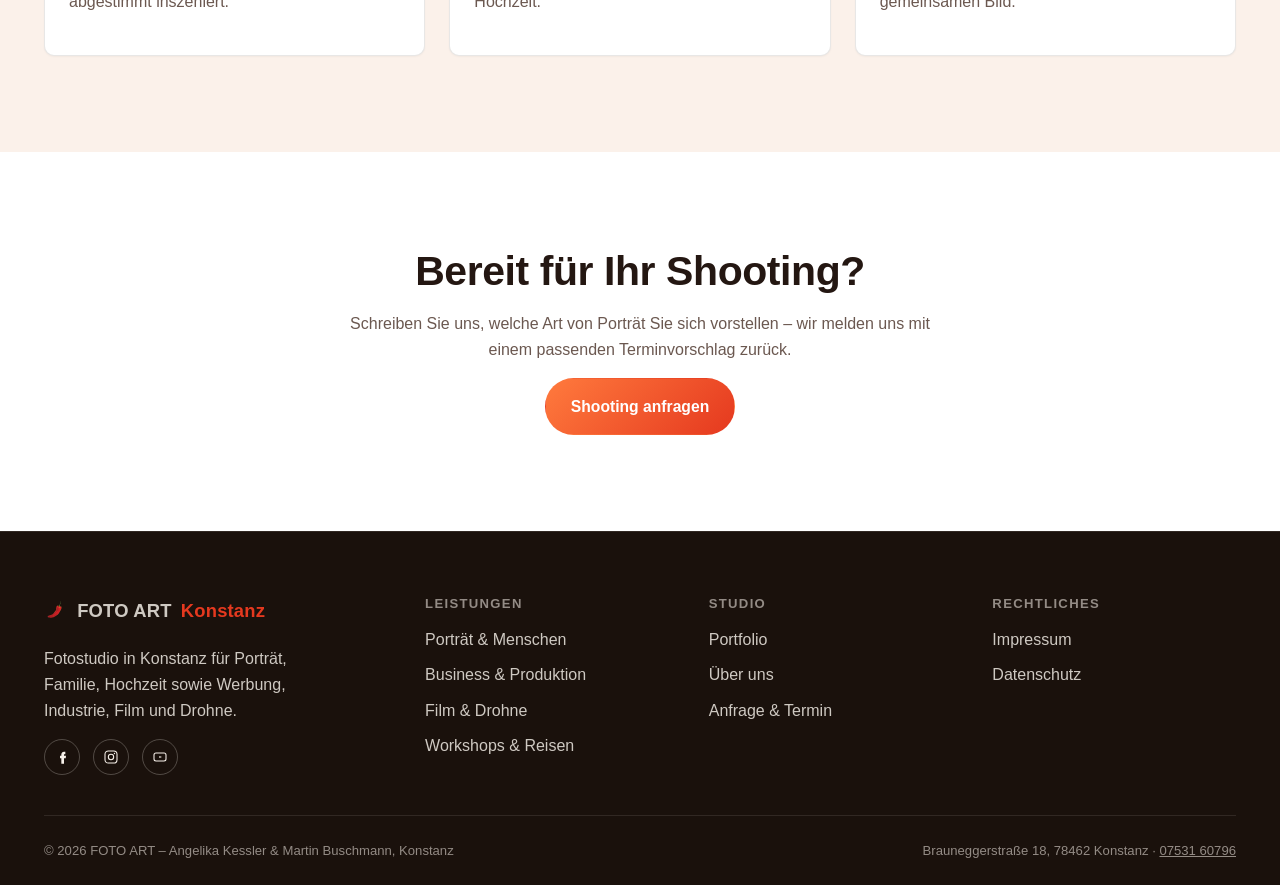
<file: portraet-menschen.html>
<!doctype html>
<html lang="de" class="no-js">
<head>
<meta charset="utf-8">
<title>Porträt & Menschen – Bewerbung, Familie, Hochzeit | FOTO ART Konstanz</title>
<meta name="description" content="Porträt-, Bewerbungs-, Familien-, Babybauch- und Hochzeitsfotografie in Konstanz – von Angelika Kessler, FOTO ART.">
<meta name="viewport" content="width=device-width, initial-scale=1">
<link rel="canonical" href="https://foto-art-konstanz.aurora-innovations.de/portraet-menschen.html">
<meta name="theme-color" content="#15130f">
<link rel="icon" href="favicon.ico" sizes="32x32">
<link rel="icon" type="image/png" sizes="16x16" href="assets/img/favicon-16.png">
<link rel="icon" type="image/png" sizes="32x32" href="assets/img/favicon-32.png">
<link rel="icon" type="image/png" sizes="192x192" href="assets/img/favicon-192.png">
<link rel="apple-touch-icon" sizes="180x180" href="assets/img/favicon-180.png">
<link rel="stylesheet" href="assets/css/styles.css">
</head>
<body>
<a class="skip-link" href="#main">Zum Inhalt springen</a>
<header class="site-header">
  <div class="container">
    <a class="logo" href="index.html" aria-label="FOTO ART Konstanz – Startseite"><img class="logo-mark" src="assets/img/logo-fotoart.png" alt="FOTO ART" width="153" height="100"> <span>Konstanz</span></a>
    <nav class="main-nav" id="main-nav" aria-label="Hauptnavigation">
      <ul>
        <li><a href="index.html">Start</a></li>
        <li><a href="portraet-menschen.html">Porträt & Menschen</a></li>
        <li><a href="business-produktion.html">Business</a></li>
        <li><a href="film-drohne.html">Film & Drohne</a></li>
        <li><a href="portfolio.html">Portfolio</a></li>
        <li><a href="workshops-reisen.html">Workshops</a></li>
        <li><a href="ueber-uns.html">Über uns</a></li>
      </ul>
    </nav>
    <a class="btn btn-primary header-cta" href="anfrage.html?leistung=portraet">Shooting anfragen</a>
    <button class="nav-toggle" aria-expanded="false" aria-controls="main-nav" aria-label="Menü öffnen/schließen">
      <svg width="20" height="14" viewBox="0 0 20 14" fill="none" aria-hidden="true"><path d="M0 1H20M0 7H20M0 13H20" stroke="currentColor" stroke-width="1.6"/></svg>
    </button>
  </div>
</header>

<main id="main">
  <section class="page-hero">
    <div class="container">
      <p class="eyebrow">Für Privatkunden · Angelika Kessler</p>
      <h1>Porträt &amp; Menschen</h1>
      <p class="lead">Ob Bewerbungsfoto, Familienbild oder Hochzeitstag: Sie sollen sich in Ihren Bildern wiedererkennen – nicht in einer inszenierten Version Ihrer selbst. Persönliche Begleitung statt Fließband-Shooting.</p>
    </div>
  </section>

  <section>
    <div class="container">
      <div class="grid-3">
        <div>
          <div class="media-frame"><img src="assets/img/portrait-frau.jpg" alt="Nahaufnahme eines professionellen Studioporträts einer lächelnden Frau" loading="lazy" width="1200" height="1500"></div>
          <h3 style="margin-top:1rem">Porträt &amp; Bewerbung</h3>
          <p>Klassische und moderne Porträts für Bewerbung, Business-Profil oder ganz persönlich – im Studio in der Konstanzer Altstadt oder an einem Ort Ihrer Wahl.</p>
        </div>
        <div>
          <div class="media-frame"><img src="assets/img/familie-studio.jpg" alt="Familienporträt mit sechs Personen im Fotostudio" loading="lazy" width="1200" height="1500"></div>
          <h3 style="margin-top:1rem">Familie &amp; Babybauch</h3>
          <p>Familienshootings, Neugeborenen- und Babybauchfotografie – einfühlsam begleitet, für Bilder, die auch in zehn Jahren noch berühren.</p>
        </div>
        <div>
          <div class="media-frame"><img src="assets/img/hochzeit-bodensee.jpg" alt="Brautpaar in inniger Umarmung am Bodenseeufer" loading="lazy" width="1200" height="1500"></div>
          <h3 style="margin-top:1rem">Hochzeit</h3>
          <p>Von der Trauung bis zur Feier am Bodensee: unaufdringliche Begleitung durch Ihren Hochzeitstag, damit echte Momente entstehen können.</p>
        </div>
      </div>
    </div>
  </section>

  <section class="section-alt">
    <div class="container">
      <div class="section-head">
        <p class="eyebrow">Weitere Leistungen</p>
        <h2>Auch im Angebot</h2>
      </div>
      <div class="grid-3">
        <article class="service-card">
          <h3>Aktfotografie</h3>
          <p>Diskret, respektvoll und auf Wunsch abgestimmt inszeniert.</p>
        </article>
        <article class="service-card">
          <h3>Verlobung &amp; Paare</h3>
          <p>Emotionale Paarshootings vor und nach der Hochzeit.</p>
        </article>
        <article class="service-card">
          <h3>Generationenbilder</h3>
          <p>Mehrere Generationen einer Familie in einem gemeinsamen Bild.</p>
        </article>
      </div>
    </div>
  </section>

  <section aria-labelledby="cta-h">
    <div class="container text-center" style="max-width:640px">
      <h2 id="cta-h">Bereit für Ihr Shooting?</h2>
      <p>Schreiben Sie uns, welche Art von Porträt Sie sich vorstellen – wir melden uns mit einem passenden Terminvorschlag zurück.</p>
      <a class="btn btn-primary" href="anfrage.html?leistung=portraet">Shooting anfragen</a>
    </div>
  </section>
</main>

<footer class="site-footer">
  <div class="container">
    <div class="footer-grid">
      <div>
        <a class="logo" href="index.html"><img class="logo-mark logo-mark--footer" src="assets/img/favicon-192.png" alt="" width="192" height="192"> FOTO ART <span>Konstanz</span></a>
        <p style="margin-top:1rem;max-width:32ch">Fotostudio in Konstanz für Porträt, Familie, Hochzeit sowie Werbung, Industrie, Film und Drohne.</p>
        <div class="social-row">
          <a href="https://www.facebook.com/fotoartbuschmann/" aria-label="Facebook" rel="noopener"><svg width="16" height="16" viewBox="0 0 24 24" fill="none"><path d="M15 8h2V4h-2c-2.2 0-4 1.8-4 4v2H9v4h2v8h4v-8h2.6l.4-4H15V8Z" fill="currentColor"/></svg></a>
          <a href="https://www.instagram.com/martin_buschmann" aria-label="Instagram" rel="noopener"><svg width="16" height="16" viewBox="0 0 24 24" fill="none"><rect x="3" y="3" width="18" height="18" rx="5" stroke="currentColor" stroke-width="1.6"/><circle cx="12" cy="12" r="4" stroke="currentColor" stroke-width="1.6"/><circle cx="17.2" cy="6.8" r="1" fill="currentColor"/></svg></a>
          <a href="https://www.youtube.com/@FotoArtBuschmannKonstanz" aria-label="YouTube" rel="noopener"><svg width="16" height="16" viewBox="0 0 24 24" fill="none"><rect x="3" y="6" width="18" height="12" rx="3" stroke="currentColor" stroke-width="1.6"/><path d="M11 10.5 15 12l-4 1.5v-3Z" fill="currentColor"/></svg></a>
        </div>
      </div>
      <div>
        <h4>Leistungen</h4>
        <ul>
          <li><a href="portraet-menschen.html">Porträt &amp; Menschen</a></li>
          <li><a href="business-produktion.html">Business &amp; Produktion</a></li>
          <li><a href="film-drohne.html">Film &amp; Drohne</a></li>
          <li><a href="workshops-reisen.html">Workshops &amp; Reisen</a></li>
        </ul>
      </div>
      <div>
        <h4>Studio</h4>
        <ul>
          <li><a href="portfolio.html">Portfolio</a></li>
          <li><a href="ueber-uns.html">Über uns</a></li>
          <li><a href="anfrage.html">Anfrage &amp; Termin</a></li>
        </ul>
      </div>
      <div>
        <h4>Rechtliches</h4>
        <ul>
          <li><a href="impressum.html">Impressum</a></li>
          <li><a href="datenschutz.html">Datenschutz</a></li>
        </ul>
      </div>
    </div>
    <div class="footer-bottom">
      <span>© <span id="year">2026</span> FOTO ART – Angelika Kessler &amp; Martin Buschmann, Konstanz</span>
      <span>Brauneggerstraße 18, 78462 Konstanz · <a href="tel:+497531608796">07531 60796</a></span>
    </div>
  </div>
</footer>
<script>document.getElementById("year").textContent = new Date().getFullYear();</script>
<script src="assets/js/main.js"></script>
</body>
</html>
</file>
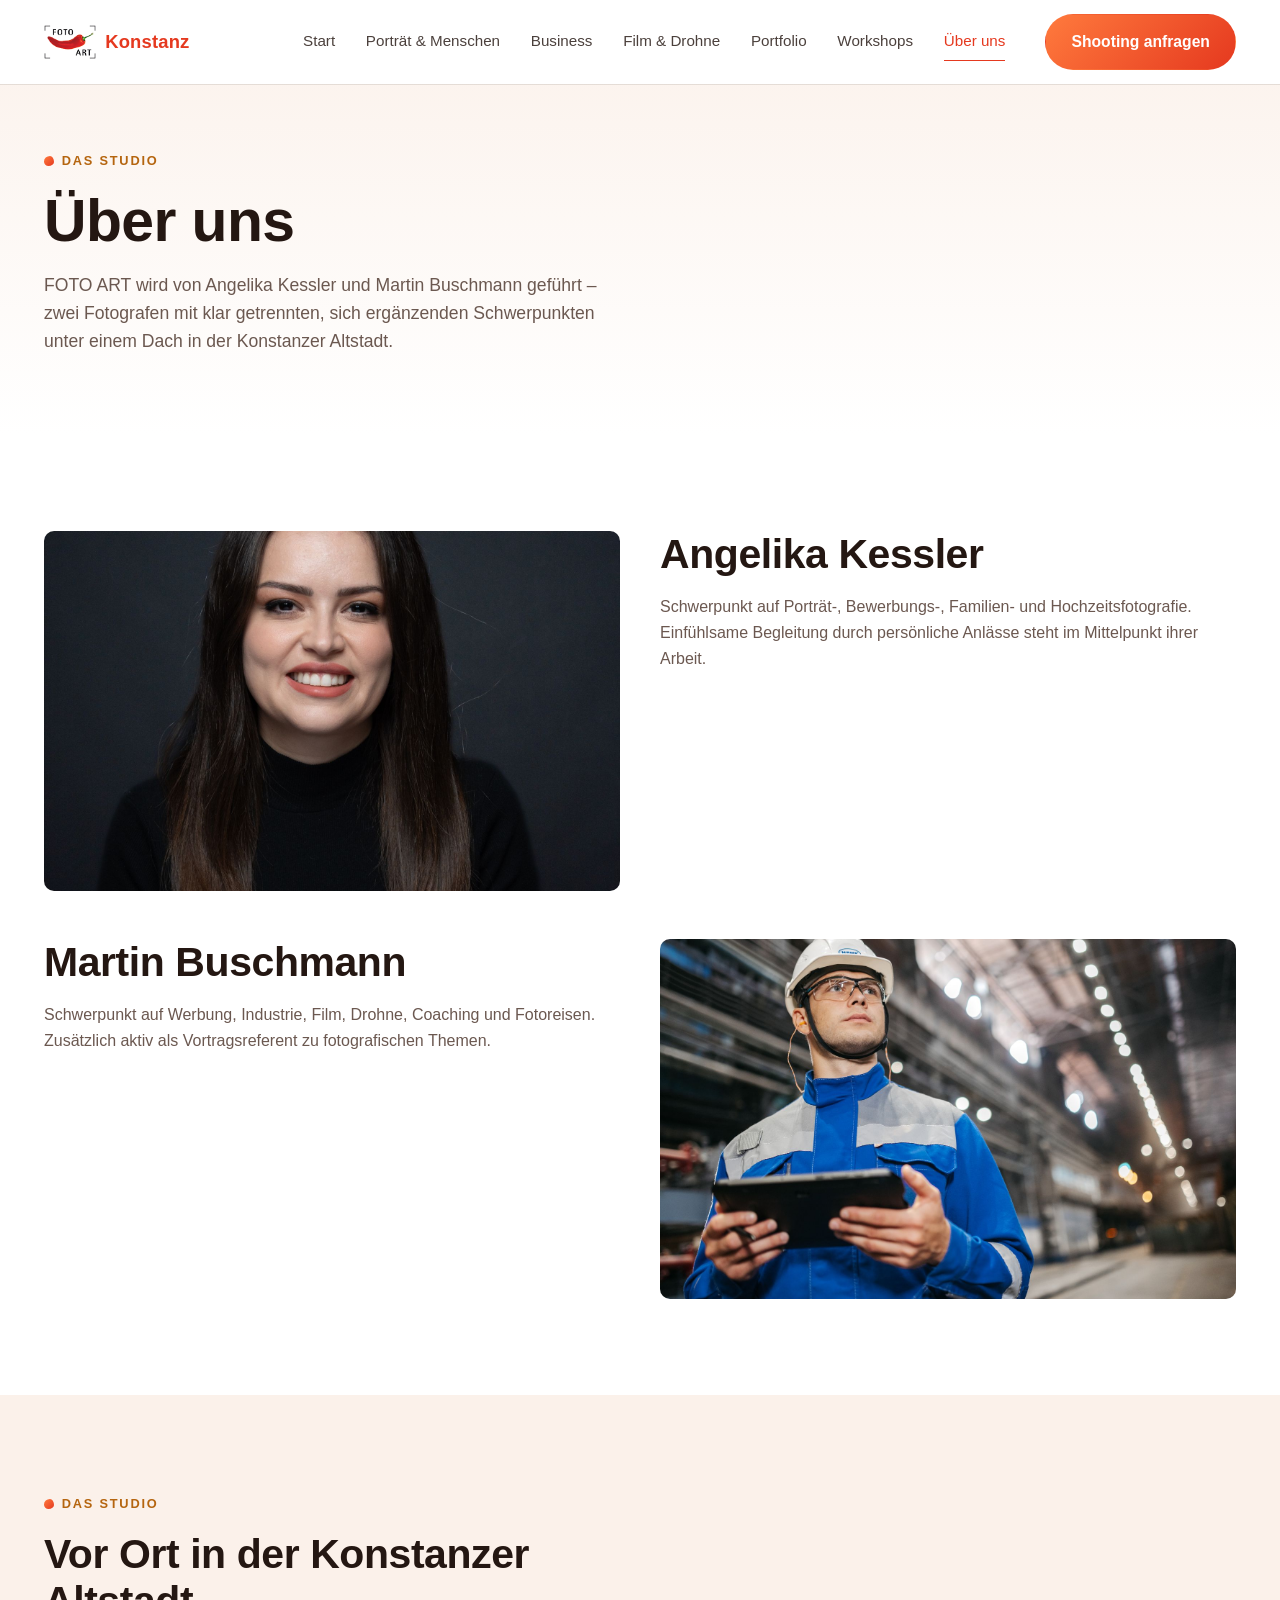
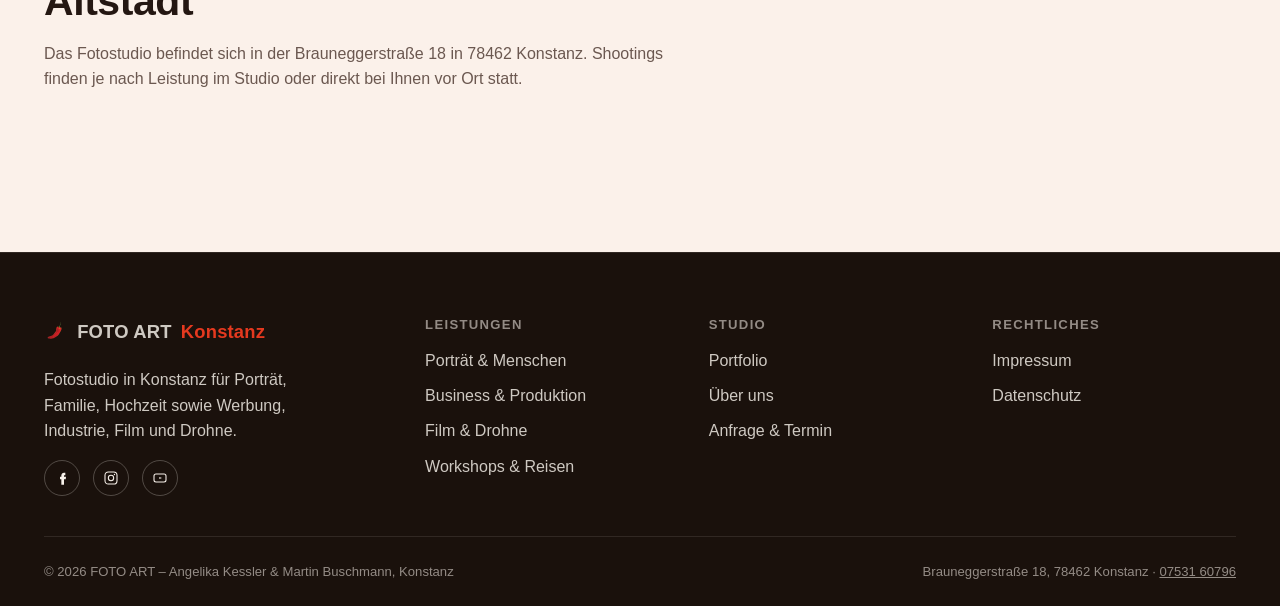
<file: ueber-uns.html>
<!doctype html>
<html lang="de" class="no-js">
<head>
<meta charset="utf-8">
<title>Über uns – Angelika Kessler & Martin Buschmann | FOTO ART Konstanz</title>
<meta name="description" content="Angelika Kessler und Martin Buschmann – die Fotografen hinter FOTO ART Konstanz.">
<meta name="viewport" content="width=device-width, initial-scale=1">
<link rel="canonical" href="https://foto-art-konstanz.aurora-innovations.de/ueber-uns.html">
<meta name="theme-color" content="#15130f">
<link rel="icon" href="favicon.ico" sizes="32x32">
<link rel="icon" type="image/png" sizes="16x16" href="assets/img/favicon-16.png">
<link rel="icon" type="image/png" sizes="32x32" href="assets/img/favicon-32.png">
<link rel="icon" type="image/png" sizes="192x192" href="assets/img/favicon-192.png">
<link rel="apple-touch-icon" sizes="180x180" href="assets/img/favicon-180.png">
<link rel="stylesheet" href="assets/css/styles.css">
</head>
<body>
<a class="skip-link" href="#main">Zum Inhalt springen</a>
<header class="site-header">
  <div class="container">
    <a class="logo" href="index.html" aria-label="FOTO ART Konstanz – Startseite"><img class="logo-mark" src="assets/img/logo-fotoart.png" alt="FOTO ART" width="153" height="100"> <span>Konstanz</span></a>
    <nav class="main-nav" id="main-nav" aria-label="Hauptnavigation">
      <ul>
        <li><a href="index.html">Start</a></li>
        <li><a href="portraet-menschen.html">Porträt & Menschen</a></li>
        <li><a href="business-produktion.html">Business</a></li>
        <li><a href="film-drohne.html">Film & Drohne</a></li>
        <li><a href="portfolio.html">Portfolio</a></li>
        <li><a href="workshops-reisen.html">Workshops</a></li>
        <li><a href="ueber-uns.html" aria-current="page">Über uns</a></li>
      </ul>
    </nav>
    <a class="btn btn-primary header-cta" href="anfrage.html">Shooting anfragen</a>
    <button class="nav-toggle" aria-expanded="false" aria-controls="main-nav" aria-label="Menü öffnen/schließen">
      <svg width="20" height="14" viewBox="0 0 20 14" fill="none" aria-hidden="true"><path d="M0 1H20M0 7H20M0 13H20" stroke="currentColor" stroke-width="1.6"/></svg>
    </button>
  </div>
</header>

<main id="main">
  <section class="page-hero">
    <div class="container">
      <p class="eyebrow">Das Studio</p>
      <h1>Über uns</h1>
      <p class="lead">FOTO ART wird von Angelika Kessler und Martin Buschmann geführt – zwei Fotografen mit klar getrennten, sich ergänzenden Schwerpunkten unter einem Dach in der Konstanzer Altstadt.</p>
    </div>
  </section>

  <section>
    <div class="container">
      <div class="grid-2">
        <div class="media-frame landscape"><img src="assets/img/portrait-frau.jpg" alt="Symbolisches Porträt für die Studioarbeit von Angelika Kessler" loading="lazy" width="1600" height="1000"></div>
        <div>
          <h2 class="mt-0">Angelika Kessler</h2>
          <p>Schwerpunkt auf Porträt-, Bewerbungs-, Familien- und Hochzeitsfotografie. Einfühlsame Begleitung durch persönliche Anlässe steht im Mittelpunkt ihrer Arbeit.</p>
        </div>
      </div>
      <div class="grid-2" style="margin-top:3rem">
        <div>
          <h2 class="mt-0">Martin Buschmann</h2>
          <p>Schwerpunkt auf Werbung, Industrie, Film, Drohne, Coaching und Fotoreisen. Zusätzlich aktiv als Vortragsreferent zu fotografischen Themen.</p>
        </div>
        <div class="media-frame landscape"><img src="assets/img/industrie.jpg" alt="Symbolisches Bild für die Industrie- und Werbefotografie von Martin Buschmann" loading="lazy" width="1600" height="1000"></div>
      </div>
    </div>
  </section>

  <section class="section-alt">
    <div class="container">
      <div class="section-head">
        <p class="eyebrow">Das Studio</p>
        <h2>Vor Ort in der Konstanzer Altstadt</h2>
        <p>Das Fotostudio befindet sich in der Brauneggerstraße 18 in 78462 Konstanz. Shootings finden je nach Leistung im Studio oder direkt bei Ihnen vor Ort statt.</p>
      </div>
    </div>
  </section>
</main>

<footer class="site-footer">
  <div class="container">
    <div class="footer-grid">
      <div>
        <a class="logo" href="index.html"><img class="logo-mark logo-mark--footer" src="assets/img/favicon-192.png" alt="" width="192" height="192"> FOTO ART <span>Konstanz</span></a>
        <p style="margin-top:1rem;max-width:32ch">Fotostudio in Konstanz für Porträt, Familie, Hochzeit sowie Werbung, Industrie, Film und Drohne.</p>
        <div class="social-row">
          <a href="https://www.facebook.com/fotoartbuschmann/" aria-label="Facebook" rel="noopener"><svg width="16" height="16" viewBox="0 0 24 24" fill="none"><path d="M15 8h2V4h-2c-2.2 0-4 1.8-4 4v2H9v4h2v8h4v-8h2.6l.4-4H15V8Z" fill="currentColor"/></svg></a>
          <a href="https://www.instagram.com/martin_buschmann" aria-label="Instagram" rel="noopener"><svg width="16" height="16" viewBox="0 0 24 24" fill="none"><rect x="3" y="3" width="18" height="18" rx="5" stroke="currentColor" stroke-width="1.6"/><circle cx="12" cy="12" r="4" stroke="currentColor" stroke-width="1.6"/><circle cx="17.2" cy="6.8" r="1" fill="currentColor"/></svg></a>
          <a href="https://www.youtube.com/@FotoArtBuschmannKonstanz" aria-label="YouTube" rel="noopener"><svg width="16" height="16" viewBox="0 0 24 24" fill="none"><rect x="3" y="6" width="18" height="12" rx="3" stroke="currentColor" stroke-width="1.6"/><path d="M11 10.5 15 12l-4 1.5v-3Z" fill="currentColor"/></svg></a>
        </div>
      </div>
      <div>
        <h4>Leistungen</h4>
        <ul>
          <li><a href="portraet-menschen.html">Porträt &amp; Menschen</a></li>
          <li><a href="business-produktion.html">Business &amp; Produktion</a></li>
          <li><a href="film-drohne.html">Film &amp; Drohne</a></li>
          <li><a href="workshops-reisen.html">Workshops &amp; Reisen</a></li>
        </ul>
      </div>
      <div>
        <h4>Studio</h4>
        <ul>
          <li><a href="portfolio.html">Portfolio</a></li>
          <li><a href="ueber-uns.html">Über uns</a></li>
          <li><a href="anfrage.html">Anfrage &amp; Termin</a></li>
        </ul>
      </div>
      <div>
        <h4>Rechtliches</h4>
        <ul>
          <li><a href="impressum.html">Impressum</a></li>
          <li><a href="datenschutz.html">Datenschutz</a></li>
        </ul>
      </div>
    </div>
    <div class="footer-bottom">
      <span>© <span id="year">2026</span> FOTO ART – Angelika Kessler &amp; Martin Buschmann, Konstanz</span>
      <span>Brauneggerstraße 18, 78462 Konstanz · <a href="tel:+497531608796">07531 60796</a></span>
    </div>
  </div>
</footer>
<script>document.getElementById("year").textContent = new Date().getFullYear();</script>
<script src="assets/js/main.js"></script>
</body>
</html>
</file>
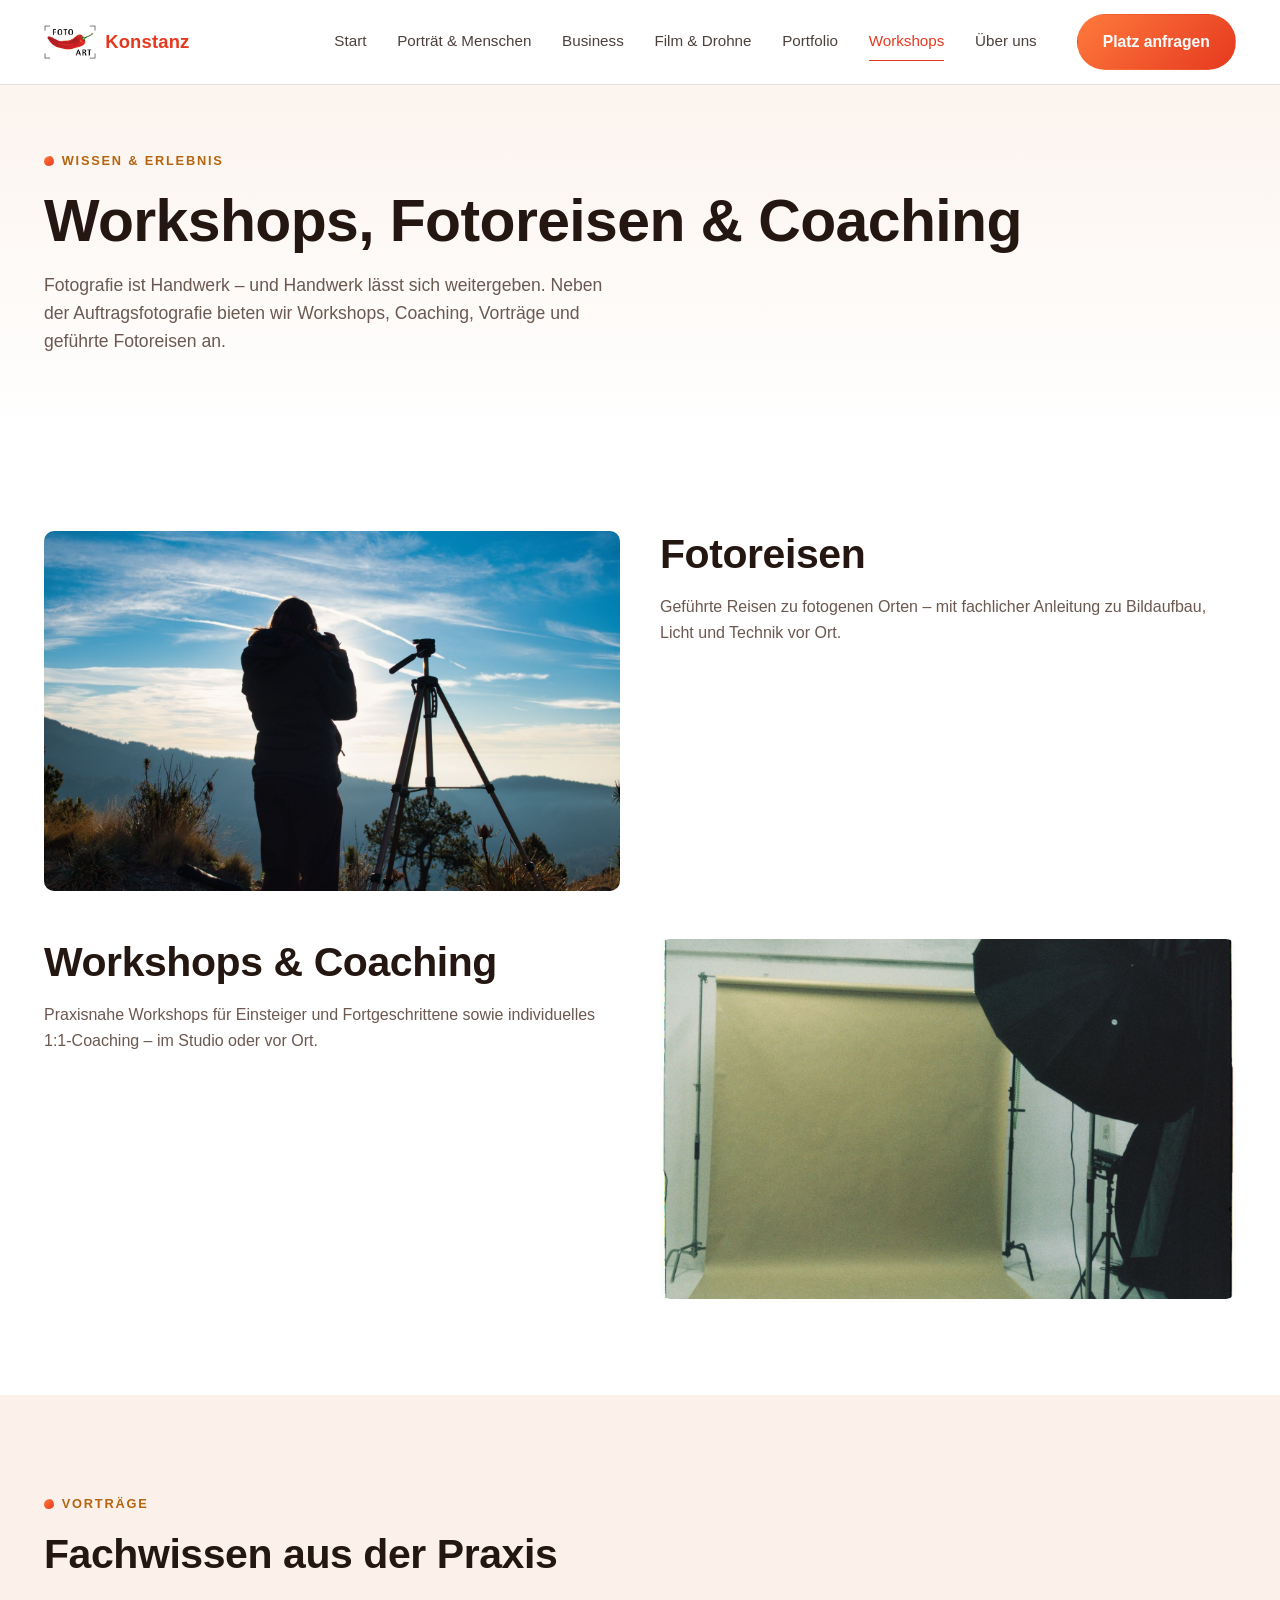
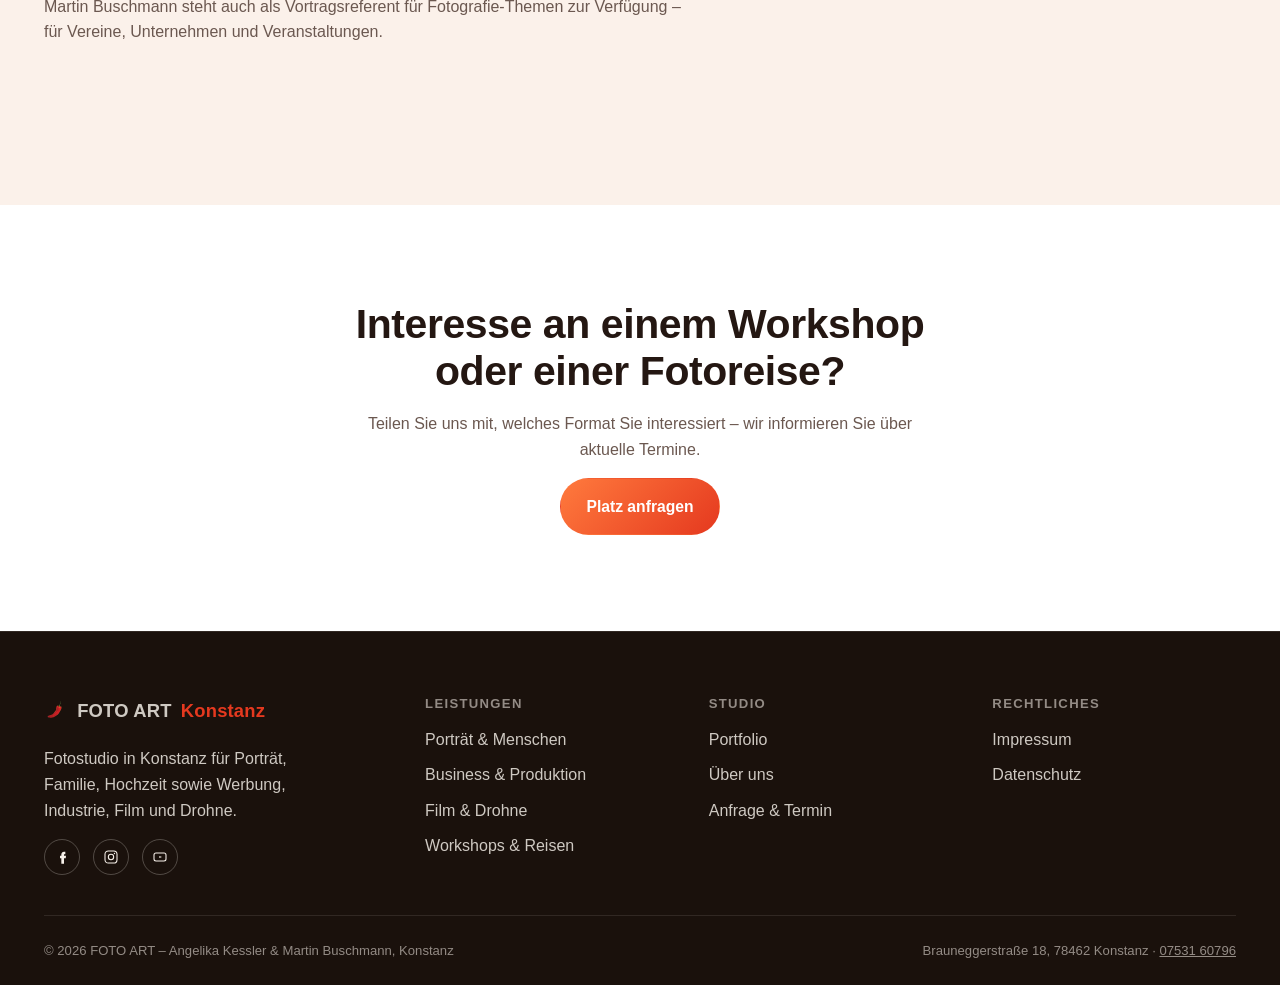
<file: workshops-reisen.html>
<!doctype html>
<html lang="de" class="no-js">
<head>
<meta charset="utf-8">
<title>Workshops, Fotoreisen & Coaching | FOTO ART Konstanz</title>
<meta name="description" content="Fotoworkshops, geführte Fotoreisen, Coaching und Vorträge von Martin Buschmann und Angelika Kessler, FOTO ART Konstanz.">
<meta name="viewport" content="width=device-width, initial-scale=1">
<link rel="canonical" href="https://foto-art-konstanz.aurora-innovations.de/workshops-reisen.html">
<meta name="theme-color" content="#15130f">
<link rel="icon" href="favicon.ico" sizes="32x32">
<link rel="icon" type="image/png" sizes="16x16" href="assets/img/favicon-16.png">
<link rel="icon" type="image/png" sizes="32x32" href="assets/img/favicon-32.png">
<link rel="icon" type="image/png" sizes="192x192" href="assets/img/favicon-192.png">
<link rel="apple-touch-icon" sizes="180x180" href="assets/img/favicon-180.png">
<link rel="stylesheet" href="assets/css/styles.css">
</head>
<body>
<a class="skip-link" href="#main">Zum Inhalt springen</a>
<header class="site-header">
  <div class="container">
    <a class="logo" href="index.html" aria-label="FOTO ART Konstanz – Startseite"><img class="logo-mark" src="assets/img/logo-fotoart.png" alt="FOTO ART" width="153" height="100"> <span>Konstanz</span></a>
    <nav class="main-nav" id="main-nav" aria-label="Hauptnavigation">
      <ul>
        <li><a href="index.html">Start</a></li>
        <li><a href="portraet-menschen.html">Porträt & Menschen</a></li>
        <li><a href="business-produktion.html">Business</a></li>
        <li><a href="film-drohne.html">Film & Drohne</a></li>
        <li><a href="portfolio.html">Portfolio</a></li>
        <li><a href="workshops-reisen.html" aria-current="page">Workshops</a></li>
        <li><a href="ueber-uns.html">Über uns</a></li>
      </ul>
    </nav>
    <a class="btn btn-primary header-cta" href="anfrage.html?leistung=workshop">Platz anfragen</a>
    <button class="nav-toggle" aria-expanded="false" aria-controls="main-nav" aria-label="Menü öffnen/schließen">
      <svg width="20" height="14" viewBox="0 0 20 14" fill="none" aria-hidden="true"><path d="M0 1H20M0 7H20M0 13H20" stroke="currentColor" stroke-width="1.6"/></svg>
    </button>
  </div>
</header>

<main id="main">
  <section class="page-hero">
    <div class="container">
      <p class="eyebrow">Wissen &amp; Erlebnis</p>
      <h1>Workshops, Fotoreisen &amp; Coaching</h1>
      <p class="lead">Fotografie ist Handwerk – und Handwerk lässt sich weitergeben. Neben der Auftragsfotografie bieten wir Workshops, Coaching, Vorträge und geführte Fotoreisen an.</p>
    </div>
  </section>

  <section>
    <div class="container">
      <div class="grid-2">
        <div class="media-frame landscape"><img src="assets/img/fotoreise.jpg" alt="Fotograf mit Stativ bei Sonnenaufgang in einer Berglandschaft" loading="lazy" width="1600" height="1000"></div>
        <div>
          <h2 class="mt-0">Fotoreisen</h2>
          <p>Geführte Reisen zu fotogenen Orten – mit fachlicher Anleitung zu Bildaufbau, Licht und Technik vor Ort.</p>
        </div>
      </div>
      <div class="grid-2" style="margin-top:3rem">
        <div>
          <h2 class="mt-0">Workshops &amp; Coaching</h2>
          <p>Praxisnahe Workshops für Einsteiger und Fortgeschrittene sowie individuelles 1:1-Coaching – im Studio oder vor Ort.</p>
        </div>
        <div class="media-frame landscape"><img src="assets/img/studio.jpg" alt="Fotostudio mit Lichtequipment, bereit für ein Shooting" loading="lazy" width="1600" height="1000"></div>
      </div>
    </div>
  </section>

  <section class="section-alt">
    <div class="container">
      <div class="section-head">
        <p class="eyebrow">Vorträge</p>
        <h2>Fachwissen aus der Praxis</h2>
        <p>Martin Buschmann steht auch als Vortragsreferent für Fotografie-Themen zur Verfügung – für Vereine, Unternehmen und Veranstaltungen.</p>
      </div>
    </div>
  </section>

  <section aria-labelledby="cta-h">
    <div class="container text-center" style="max-width:640px">
      <h2 id="cta-h">Interesse an einem Workshop oder einer Fotoreise?</h2>
      <p>Teilen Sie uns mit, welches Format Sie interessiert – wir informieren Sie über aktuelle Termine.</p>
      <a class="btn btn-primary" href="anfrage.html?leistung=workshop">Platz anfragen</a>
    </div>
  </section>
</main>

<footer class="site-footer">
  <div class="container">
    <div class="footer-grid">
      <div>
        <a class="logo" href="index.html"><img class="logo-mark logo-mark--footer" src="assets/img/favicon-192.png" alt="" width="192" height="192"> FOTO ART <span>Konstanz</span></a>
        <p style="margin-top:1rem;max-width:32ch">Fotostudio in Konstanz für Porträt, Familie, Hochzeit sowie Werbung, Industrie, Film und Drohne.</p>
        <div class="social-row">
          <a href="https://www.facebook.com/fotoartbuschmann/" aria-label="Facebook" rel="noopener"><svg width="16" height="16" viewBox="0 0 24 24" fill="none"><path d="M15 8h2V4h-2c-2.2 0-4 1.8-4 4v2H9v4h2v8h4v-8h2.6l.4-4H15V8Z" fill="currentColor"/></svg></a>
          <a href="https://www.instagram.com/martin_buschmann" aria-label="Instagram" rel="noopener"><svg width="16" height="16" viewBox="0 0 24 24" fill="none"><rect x="3" y="3" width="18" height="18" rx="5" stroke="currentColor" stroke-width="1.6"/><circle cx="12" cy="12" r="4" stroke="currentColor" stroke-width="1.6"/><circle cx="17.2" cy="6.8" r="1" fill="currentColor"/></svg></a>
          <a href="https://www.youtube.com/@FotoArtBuschmannKonstanz" aria-label="YouTube" rel="noopener"><svg width="16" height="16" viewBox="0 0 24 24" fill="none"><rect x="3" y="6" width="18" height="12" rx="3" stroke="currentColor" stroke-width="1.6"/><path d="M11 10.5 15 12l-4 1.5v-3Z" fill="currentColor"/></svg></a>
        </div>
      </div>
      <div>
        <h4>Leistungen</h4>
        <ul>
          <li><a href="portraet-menschen.html">Porträt &amp; Menschen</a></li>
          <li><a href="business-produktion.html">Business &amp; Produktion</a></li>
          <li><a href="film-drohne.html">Film &amp; Drohne</a></li>
          <li><a href="workshops-reisen.html">Workshops &amp; Reisen</a></li>
        </ul>
      </div>
      <div>
        <h4>Studio</h4>
        <ul>
          <li><a href="portfolio.html">Portfolio</a></li>
          <li><a href="ueber-uns.html">Über uns</a></li>
          <li><a href="anfrage.html">Anfrage &amp; Termin</a></li>
        </ul>
      </div>
      <div>
        <h4>Rechtliches</h4>
        <ul>
          <li><a href="impressum.html">Impressum</a></li>
          <li><a href="datenschutz.html">Datenschutz</a></li>
        </ul>
      </div>
    </div>
    <div class="footer-bottom">
      <span>© <span id="year">2026</span> FOTO ART – Angelika Kessler &amp; Martin Buschmann, Konstanz</span>
      <span>Brauneggerstraße 18, 78462 Konstanz · <a href="tel:+497531608796">07531 60796</a></span>
    </div>
  </div>
</footer>
<script>document.getElementById("year").textContent = new Date().getFullYear();</script>
<script src="assets/js/main.js"></script>
</body>
</html>
</file>
<file: assets/css/styles.css>
/* ==========================================================================
   FOTO ART Konstanz — Design System
   Editorial, bildstark, hell — an die reale Marke (fotoart.net: Weiß + Rot
   #e64946, Leitmotiv Peperoni) angelehnt, mit feurigem Rot/Orange als
   kreativer Signatur-Akzent. Siehe phase2_marke.md.
   Die "--c-hero-*"-Textfarben sind für dunkel hinterlegte Flächen reserviert,
   die real ein Foto zeigen (Path-Cards, Footer) — der Hero selbst ist ein
   helles Grafik-Design und nutzt die normalen hellen Textfarben.
   ========================================================================== */

:root {
  /* Flächen */
  --c-bg: #ffffff;
  --c-bg-alt: #fbf1ea;
  --c-bg-alt-2: #f3ded0;

  /* Text auf hellem Grund */
  --c-fg: #241712;
  --c-fg-muted: #6b5850;
  --c-fg-faint: #ab998f;

  /* Feuriges Rot als Hauptakzent + warmer Amber als Sekundärakzent */
  --c-accent: #e5391f;
  --c-accent-light: #ff7a3d;
  --c-accent-dark: #b32713;
  --c-gold: #b5650f;

  --c-border: rgba(36, 23, 18, 0.1);
  --c-border-strong: rgba(36, 23, 18, 0.2);

  /* Text auf dem dunklen Hero-Foto (unverändert hell, unabhängig vom Seitenthema) */
  --c-hero-fg: #f7f1ea;
  --c-hero-fg-muted: rgba(247, 241, 234, 0.82);
  --c-hero-fg-faint: rgba(247, 241, 234, 0.55);
  --c-hero-gold: #eab273;

  --font-sans: -apple-system, BlinkMacSystemFont, "Segoe UI", Roboto,
    "Helvetica Neue", Arial, sans-serif;

  --container: 1240px;
  --space-1: 0.5rem;
  --space-2: 1rem;
  --space-3: 1.5rem;
  --space-4: 2.5rem;
  --space-5: 4rem;
  --space-6: 6rem;
  --space-7: 9rem;

  --radius-s: 4px;
  --radius-m: 10px;
  --radius-l: 24px;

  --ease-out: cubic-bezier(0.16, 1, 0.3, 1);
  --dur-fast: 200ms;
  --dur-med: 550ms;

  --header-h: 84px;
  color-scheme: light;
}

/* ---------- Reset ---------- */
*,
*::before,
*::after {
  box-sizing: border-box;
}

html {
  scroll-behavior: smooth;
}

body {
  margin: 0;
  background: var(--c-bg);
  color: var(--c-fg);
  font-family: var(--font-sans);
  font-size: 1rem;
  line-height: 1.6;
  -webkit-font-smoothing: antialiased;
  overflow-x: hidden;
}

img {
  max-width: 100%;
  display: block;
}

a {
  color: inherit;
}

h1, h2, h3, h4 {
  font-weight: 600;
  line-height: 1.15;
  letter-spacing: -0.01em;
  margin: 0 0 var(--space-2);
}

h1 { font-size: clamp(2.4rem, 4.6vw, 4.4rem); font-weight: 700; }
h2 { font-size: clamp(1.9rem, 3.2vw, 2.8rem); }
h3 { font-size: clamp(1.3rem, 1.8vw, 1.6rem); }

p { margin: 0 0 var(--space-2); color: var(--c-fg-muted); }

/* "Flamme" statt schlichtem Strich — dezente kreative Signatur, die das
   Peperoni-/"scharf"-Leitmotiv von FOTO ART aufgreift, ohne wörtlich zu werden. */
.eyebrow {
  display: inline-flex;
  align-items: center;
  gap: 0.6em;
  font-size: 0.8rem;
  letter-spacing: 0.14em;
  text-transform: uppercase;
  color: var(--c-gold);
  font-weight: 600;
  margin-bottom: var(--space-2);
}

.eyebrow::before {
  content: "";
  width: 10px;
  height: 10px;
  flex-shrink: 0;
  border-radius: 60% 40% 55% 45% / 55% 60% 40% 45%;
  background: linear-gradient(135deg, var(--c-accent-light), var(--c-accent));
}

.container {
  width: 100%;
  max-width: var(--container);
  margin-inline: auto;
  padding-inline: var(--space-3);
}

section {
  padding-block: var(--space-6);
}

.section-alt { background: var(--c-bg-alt); }

.visually-hidden {
  position: absolute;
  width: 1px;
  height: 1px;
  overflow: hidden;
  clip: rect(0 0 0 0);
  clip-path: inset(50%);
  white-space: nowrap;
}

/* Skip link — accessibility */
.skip-link {
  position: absolute;
  top: -100%;
  left: var(--space-2);
  z-index: 1000;
  background: var(--c-accent);
  color: #fff;
  padding: 0.75em 1.25em;
  border-radius: var(--radius-s);
  transition: top var(--dur-fast) var(--ease-out);
}

.skip-link:focus {
  top: var(--space-2);
}

:focus-visible {
  outline: 2px solid var(--c-accent);
  outline-offset: 3px;
}

/* ---------- Buttons ---------- */
.btn {
  --btn-line: 0%;
  position: relative;
  display: inline-flex;
  align-items: center;
  gap: 0.6em;
  padding: 0.95em 1.6em;
  border-radius: 999px;
  font-weight: 600;
  font-size: 0.98rem;
  text-decoration: none;
  border: 1px solid transparent;
  cursor: pointer;
  transition: transform var(--dur-fast) var(--ease-out),
    background var(--dur-fast) var(--ease-out),
    border-color var(--dur-fast) var(--ease-out);
}

.btn:hover { transform: translateY(-2px); }

.btn-primary {
  background: linear-gradient(135deg, var(--c-accent-light), var(--c-accent));
  color: #fff;
}
.btn-primary:hover { background: linear-gradient(135deg, var(--c-accent-light), var(--c-accent-dark)); }

.btn-ghost {
  background: transparent;
  border-color: var(--c-border-strong);
  color: var(--c-fg);
}
.btn-ghost:hover { border-color: var(--c-accent); color: var(--c-accent); }

.btn-link {
  padding: 0;
  border-radius: 0;
  background: none;
  color: var(--c-fg);
  border-bottom: 1px solid var(--c-border-strong);
}

.btn-link .arrow { transition: transform var(--dur-fast) var(--ease-out); }
.btn-link:hover .arrow,
.btn-link:focus-visible .arrow { transform: translateX(4px); }

.btn-underline {
  position: relative;
  display: inline-block;
}
.btn-underline::after {
  content: "";
  position: absolute;
  left: 0; bottom: -4px;
  height: 2px;
  width: 100%;
  background: var(--c-accent);
  transform: scaleX(0);
  transform-origin: left;
  transition: transform 220ms var(--ease-out);
}
.btn-underline:hover::after,
.btn-underline:focus-visible::after { transform: scaleX(1); }

/* ==========================================================================
   Header / Navigation
   Logo strikt links, Nav-Punkte einzeilig mit gleichmäßigem Abstand.
   Solide weiße Leiste mit dunklem Text auf allen Seiten, inklusive Startseite
   — der Hero ist ein helles Grafik-Design, kein dunkles Foto mehr, daher
   braucht der Header keine transparente "on-photo"-Variante.
   ========================================================================== */

.site-header {
  position: fixed;
  inset-inline: 0;
  top: 0;
  z-index: 500;
  height: var(--header-h);
  display: flex;
  align-items: center;
  color: var(--c-fg);
  background: rgba(255, 255, 255, 0.96);
  backdrop-filter: blur(6px);
  box-shadow: 0 1px 0 var(--c-border);
  transition: background var(--dur-fast) var(--ease-out), color var(--dur-fast) var(--ease-out), box-shadow var(--dur-fast) var(--ease-out);
}

.site-header .container {
  display: flex;
  align-items: center;
  justify-content: space-between;
  gap: var(--space-4);
}

.logo {
  flex: 0 0 auto;
  display: inline-flex;
  align-items: center;
  gap: 0.5em;
  font-size: 1.15rem;
  font-weight: 700;
  letter-spacing: 0.01em;
  text-decoration: none;
  color: inherit;
  white-space: nowrap;
}

.logo span {
  color: var(--c-accent);
}

.logo-mark {
  height: 34px;
  width: auto;
  display: block;
}

.logo-mark--footer {
  height: 24px;
}

.main-nav {
  flex: 1 1 auto;
  min-width: 0;
}

.main-nav ul {
  display: flex;
  justify-content: flex-end;
  align-items: center;
  gap: clamp(1rem, 2.4vw, 2.4rem);
  list-style: none;
  margin: 0;
  padding: 0;
}

.main-nav a {
  display: inline-block;
  white-space: nowrap;
  font-size: 0.95rem;
  font-weight: 500;
  text-decoration: none;
  color: inherit;
  opacity: 0.82;
  padding-block: 0.4em;
  border-bottom: 1px solid transparent;
  transition: color var(--dur-fast), opacity var(--dur-fast), border-color var(--dur-fast);
}

.main-nav a:hover,
.main-nav a[aria-current="page"] {
  color: var(--c-accent);
  opacity: 1;
  border-color: var(--c-accent);
}

.header-cta {
  flex: 0 0 auto;
}

.nav-toggle {
  display: none;
  flex: 0 0 auto;
  background: none;
  border: 1px solid var(--c-border-strong);
  border-radius: var(--radius-s);
  color: inherit;
  width: 42px;
  height: 38px;
  align-items: center;
  justify-content: center;
  cursor: pointer;
}

@media (max-width: 900px) {
  .main-nav {
    position: fixed;
    top: var(--header-h);
    left: 0;
    right: 0;
    height: calc(100vh - var(--header-h));
    background: var(--c-bg);
    padding: var(--space-4) var(--space-3);
    transform: translateY(-8px);
    opacity: 0;
    pointer-events: none;
    transition: opacity var(--dur-fast) var(--ease-out), transform var(--dur-fast) var(--ease-out);
    overflow-y: auto;
    box-shadow: 0 12px 24px rgba(36, 23, 18, 0.08);
  }
  .main-nav.is-open {
    opacity: 1;
    transform: translateY(0);
    pointer-events: auto;
  }
  .main-nav ul {
    flex-direction: column;
    align-items: flex-start;
    gap: var(--space-3);
  }
  .main-nav a {
    font-size: 1.15rem;
    color: var(--c-fg);
    opacity: 1;
  }
  .main-nav a:hover,
  .main-nav a[aria-current="page"] {
    color: var(--c-accent);
    border-color: var(--c-accent);
  }
  .nav-toggle { display: inline-flex; }
  .header-cta { display: none; }
}

/* ==========================================================================
   Hero
   ========================================================================== */

.hero-wrapper {
  position: relative;
}

.hero-stage {
  position: sticky;
  top: 0;
  height: 100vh;
  min-height: 560px;
  overflow: hidden;
  background: var(--c-bg-alt);
}

.hero-media {
  position: absolute;
  inset: 0;
  overflow: hidden;
}

.hero-media__bg {
  position: absolute;
  inset: 0;
  width: 100%;
  height: 100%;
  background-image: url("../img/hero-foto-art.png");
  background-size: cover;
  background-position: 38% 24%;
  will-change: transform;
  transform: scale(1.03);
  opacity: 0;
  transition: opacity 900ms var(--ease-out);
}

.hero-media__bg.is-loaded {
  opacity: 1;
}

/* Heller Scrim: das neue Referenzfoto ist überwiegend hell, daher blendet der
   Text-Bereich links auf warmes Creme statt auf Dunkel ab — die Person und
   die rote Studiowand rechts bleiben unverdeckt sichtbar. */
.hero-media__scrim {
  position: absolute;
  inset: 0;
  background: linear-gradient(
    100deg,
    rgba(251, 241, 234, 0.97) 0%,
    rgba(251, 241, 234, 0.88) 26%,
    rgba(251, 241, 234, 0.42) 48%,
    rgba(251, 241, 234, 0.08) 64%,
    rgba(251, 241, 234, 0) 76%
  );
}

.hero-skip {
  position: absolute;
  z-index: 30;
  top: calc(var(--header-h) + var(--space-2));
  right: var(--space-3);
  opacity: 0;
  pointer-events: none;
  transition: opacity var(--dur-fast);
  background: rgba(255, 255, 255, 0.9);
  color: var(--c-fg);
  border-color: var(--c-border-strong);
}
.hero-skip:focus {
  opacity: 1;
  pointer-events: auto;
}

/* ---------- Fokus-Sucher: zieht sich beim Scrollen um die Person zusammen ---------- */
.hero-focus {
  position: absolute;
  z-index: 10;
  pointer-events: none;
  opacity: 0;
}
.hero-focus svg { width: 100%; height: 100%; display: block; overflow: visible; }
.hero-focus .bracket {
  fill: none;
  stroke: var(--c-accent);
  stroke-width: 0.8;
  stroke-linecap: round;
}
.hero-focus text {
  font-family: var(--font-sans);
  font-size: 3.6px;
  letter-spacing: 0.05em;
  fill: var(--c-accent-dark);
}

/* ---------- Blitz-Overlay ---------- */
.hero-flash {
  position: absolute;
  inset: 0;
  background: #fff;
  opacity: 0;
  pointer-events: none;
  z-index: 20;
}
.hero-flash.is-active {
  animation: hero-flash-pulse 420ms ease-out;
}
@keyframes hero-flash-pulse {
  0% { opacity: 0; }
  12% { opacity: 0.92; }
  100% { opacity: 0; }
}

/* ---------- Kamera im Vordergrund ---------- */
.hero-camera {
  position: absolute;
  left: 50%;
  bottom: -4%;
  width: min(30vw, 320px);
  transform: translate(-50%, 40%);
  opacity: 0;
  pointer-events: none;
  z-index: 15;
  filter: drop-shadow(0 18px 30px rgba(23, 19, 16, 0.35));
}
.hero-camera__svg { width: 100%; height: auto; display: block; overflow: visible; }
.hero-camera__shutter {
  transform-origin: 92px 97px;
  transform-box: view-box;
}
.hero-camera.is-clicking .hero-camera__shutter {
  animation: hero-shutter-click 380ms ease-out;
}
@keyframes hero-shutter-click {
  0% { opacity: 0; transform: scale(0.25); }
  35% { opacity: 1; transform: scale(1.05); }
  60% { opacity: 1; transform: scale(1); }
  100% { opacity: 0; transform: scale(0.25); }
}

/* ---------- Mini-Polaroid: Bestätigung, dass ein Foto entstanden ist ---------- */
.hero-polaroid {
  position: absolute;
  left: calc(50% + min(9vw, 96px));
  bottom: 6%;
  width: min(15vw, 150px);
  aspect-ratio: 4 / 5;
  background: #fff;
  padding: 0.5rem 0.5rem 1.4rem;
  border-radius: 3px;
  box-shadow: 0 16px 32px rgba(23, 19, 16, 0.28);
  opacity: 0;
  transform: translateY(10px) scale(0.85) rotate(-4deg);
  z-index: 16;
  pointer-events: none;
}
.hero-polaroid__photo {
  width: 100%;
  height: 100%;
  background-image: url("../img/hero-foto-art.png");
  background-size: 320% auto;
  background-position: 30% 20%;
}
.hero-polaroid.is-visible {
  animation: hero-polaroid-in 550ms var(--ease-out) forwards;
}
.hero-polaroid.is-leaving {
  animation: hero-polaroid-out 400ms var(--ease-out) forwards;
}
@keyframes hero-polaroid-in {
  from { opacity: 0; transform: translateY(10px) scale(0.85) rotate(-4deg); }
  to { opacity: 1; transform: translateY(0) scale(1) rotate(-3deg); }
}
@keyframes hero-polaroid-out {
  from { opacity: 1; transform: translateY(0) scale(1) rotate(-3deg); }
  to { opacity: 0; transform: translateY(-8px) scale(0.9) rotate(-3deg); }
}

/* Content — dunkler Text vor dem hellen Scrim, wie im übrigen Seitenthema. */
.hero-content {
  position: relative;
  z-index: 5;
  height: 100%;
  display: flex;
  align-items: center;
}

.hero-content .eyebrow { color: var(--c-gold); }

.hero-content__inner {
  max-width: 620px;
  padding-inline: var(--space-3);
  transform: translateY(0);
  opacity: 1;
  transition: opacity 300ms var(--ease-out), transform 300ms var(--ease-out);
}

.hero-content__inner.is-hidden {
  opacity: 0;
  transform: translateY(10px);
}

.hero-content h1 {
  margin-bottom: var(--space-3);
  color: var(--c-fg);
}

.hero-highlight {
  background: linear-gradient(100deg, var(--c-accent-dark), var(--c-accent) 55%, var(--c-accent-light));
  -webkit-background-clip: text;
  background-clip: text;
  color: transparent;
}

.hero-content p.lead {
  font-size: 1.15rem;
  color: var(--c-fg-muted);
  max-width: 46ch;
}

.hero-actions {
  display: flex;
  flex-wrap: wrap;
  gap: var(--space-3);
  margin-top: var(--space-4);
}

.hero-scroll-cue {
  position: absolute;
  bottom: var(--space-4);
  left: 50%;
  transform: translateX(-50%);
  display: flex;
  flex-direction: column;
  align-items: center;
  gap: 0.5rem;
  font-size: 0.75rem;
  letter-spacing: 0.12em;
  text-transform: uppercase;
  color: var(--c-fg-faint);
  z-index: 5;
}

.hero-scroll-cue__line {
  width: 1px;
  height: 34px;
  background: linear-gradient(to bottom, var(--c-accent), transparent);
  animation: hero-cue-pulse 1.8s ease-in-out infinite;
}

@keyframes hero-cue-pulse {
  0%, 100% { opacity: 0.3; transform: scaleY(0.7); }
  50% { opacity: 1; transform: scaleY(1); }
}

/* No-JS / reduced motion fallback: statischer Hero, keine Sperre, keine Kamera-Sequenz */
.no-js .hero-stage,
.reduced-motion .hero-stage {
  position: relative;
  height: auto;
  min-height: 88vh;
}
.no-js .hero-media__bg,
.reduced-motion .hero-media__bg {
  opacity: 1;
  transform: none;
  position: relative;
  min-height: 88vh;
}
.no-js .hero-focus,
.reduced-motion .hero-focus,
.no-js .hero-camera,
.reduced-motion .hero-camera,
.no-js .hero-polaroid,
.reduced-motion .hero-polaroid,
.no-js .hero-flash,
.reduced-motion .hero-flash {
  display: none;
}

@media (max-width: 760px) {
  .hero-media__bg { background-position: 32% 22%; }
  .hero-media__scrim {
    background: linear-gradient(
      180deg,
      rgba(251, 241, 234, 0.6) 0%,
      rgba(251, 241, 234, 0.9) 55%,
      rgba(251, 241, 234, 0.97) 100%
    );
  }
  .hero-content { align-items: flex-end; padding-bottom: var(--space-6); }
  .hero-camera { width: min(46vw, 240px); }
  .hero-polaroid { left: auto; right: var(--space-3); width: min(26vw, 130px); }
  .hero-scroll-cue { display: none; }
}

/* Bewusster Übergang vom hellen Hero-Foto zum weißen Markenauftritt: die
   erste weiße Sektion schiebt sich als abgerundete Karte leicht über die
   untere Kante des Hero-Bereichs. */
.section-lift {
  position: relative;
  z-index: 6;
  margin-top: -40px;
  border-radius: 32px 32px 0 0;
  background: var(--c-bg);
  box-shadow: 0 -24px 48px rgba(36, 23, 18, 0.10);
}
@media (max-width: 700px) {
  .section-lift { margin-top: -24px; border-radius: 20px 20px 0 0; }
}

/* ==========================================================================
   Path split (Porträt / Business)
   ========================================================================== */

.path-split {
  display: grid;
  grid-template-columns: 1fr 1fr;
  gap: var(--space-3);
}

.path-card {
  position: relative;
  isolation: isolate;
  min-height: 420px;
  border-radius: var(--radius-l);
  overflow: hidden;
  display: flex;
  align-items: flex-end;
  padding: var(--space-4);
  text-decoration: none;
  color: var(--c-hero-fg);
  background-size: cover;
  background-position: center;
  border: 1px solid var(--c-border);
}

.path-card::before {
  content: "";
  position: absolute;
  inset: 0;
  z-index: -1;
  background: linear-gradient(to top, rgba(10,9,7,0.92) 10%, rgba(10,9,7,0.15) 75%);
  transition: background var(--dur-med) var(--ease-out);
}

.path-card img {
  position: absolute;
  inset: 0;
  z-index: -2;
  width: 100%;
  height: 100%;
  object-fit: cover;
  transform: scale(1.02);
  transition: transform 700ms var(--ease-out);
}

.path-card:hover img { transform: scale(1.08); }

.path-card__label {
  display: inline-flex;
  align-items: center;
  gap: 0.5em;
  font-size: 0.78rem;
  text-transform: uppercase;
  letter-spacing: 0.12em;
  color: var(--c-hero-gold);
  margin-bottom: 0.5em;
}

.path-card h3 { margin-bottom: 0.35em; color: var(--c-hero-fg); }
.path-card p { color: var(--c-hero-fg-muted); margin-bottom: 1em; max-width: 34ch; }

@media (max-width: 760px) {
  .path-split { grid-template-columns: 1fr; }
}

/* ==========================================================================
   Grids / Cards
   ========================================================================== */

.section-head {
  max-width: 640px;
  margin-bottom: var(--space-5);
}

.grid-3 {
  display: grid;
  grid-template-columns: repeat(3, 1fr);
  gap: var(--space-3);
}

.grid-2 {
  display: grid;
  grid-template-columns: 1fr 1fr;
  gap: var(--space-4);
}

@media (max-width: 860px) {
  .grid-3 { grid-template-columns: repeat(2, 1fr); }
  .grid-2 { grid-template-columns: 1fr; }
}
@media (max-width: 560px) {
  .grid-3 { grid-template-columns: 1fr; }
}

.service-card {
  border: 1px solid var(--c-border);
  border-radius: var(--radius-m);
  padding: var(--space-3);
  background: var(--c-bg);
  box-shadow: 0 1px 2px rgba(36, 23, 18, 0.04);
  transition: border-color var(--dur-fast), transform var(--dur-fast), box-shadow var(--dur-fast);
}
.service-card:hover { border-color: var(--c-accent); transform: translateY(-3px); box-shadow: 0 10px 24px rgba(36, 23, 18, 0.08); }
.service-card h3 { font-size: 1.15rem; }
.service-card .icon { color: var(--c-accent); margin-bottom: var(--space-2); }

.media-frame {
  border-radius: var(--radius-m);
  overflow: hidden;
  aspect-ratio: 4 / 5;
}
.media-frame img { width: 100%; height: 100%; object-fit: cover; }
.media-frame.landscape { aspect-ratio: 16 / 10; }

/* ==========================================================================
   Portfolio filter
   ========================================================================== */

.filter-bar {
  display: flex;
  flex-wrap: wrap;
  gap: 0.6rem;
  margin-bottom: var(--space-4);
}

.filter-btn {
  padding: 0.55em 1.1em;
  border-radius: 999px;
  border: 1px solid var(--c-border-strong);
  background: transparent;
  color: var(--c-fg-muted);
  font-size: 0.88rem;
  cursor: pointer;
  transition: all var(--dur-fast);
}
.filter-btn[aria-pressed="true"] {
  background: var(--c-accent);
  border-color: var(--c-accent);
  color: #fff;
}

.portfolio-grid {
  display: grid;
  grid-template-columns: repeat(3, 1fr);
  gap: var(--space-2);
}
@media (max-width: 860px) { .portfolio-grid { grid-template-columns: repeat(2, 1fr); } }
@media (max-width: 560px) { .portfolio-grid { grid-template-columns: 1fr; } }

.portfolio-item {
  border-radius: var(--radius-m);
  overflow: hidden;
  position: relative;
}
.portfolio-item img {
  width: 100%; height: 100%; object-fit: cover; aspect-ratio: 4/5;
  transition: transform 600ms var(--ease-out);
}
.portfolio-item:hover img { transform: scale(1.06); }
.portfolio-item figcaption {
  position: absolute; left: 0; right: 0; bottom: 0;
  padding: var(--space-2);
  font-size: 0.85rem;
  color: var(--c-hero-fg);
  background: linear-gradient(to top, rgba(0,0,0,0.75), transparent);
}
.portfolio-item[hidden] { display: none; }

/* ==========================================================================
   FAQ
   ========================================================================== */

.faq {
  max-width: 780px;
}
.faq details {
  border-bottom: 1px solid var(--c-border);
  padding-block: var(--space-2);
}
.faq summary {
  cursor: pointer;
  list-style: none;
  display: flex;
  justify-content: space-between;
  align-items: center;
  gap: var(--space-2);
  font-weight: 600;
  font-size: 1.05rem;
  padding-block: 0.3em;
}
.faq summary::-webkit-details-marker { display: none; }
.faq summary .plus {
  flex: 0 0 auto;
  width: 22px; height: 22px;
  border-radius: 50%;
  border: 1px solid var(--c-border-strong);
  display: flex; align-items: center; justify-content: center;
  transition: transform var(--dur-fast), border-color var(--dur-fast), color var(--dur-fast);
}
.faq details[open] summary .plus { transform: rotate(45deg); border-color: var(--c-accent); color: var(--c-accent); }
.faq .faq-answer { padding-top: var(--space-1); padding-right: var(--space-4); }

/* ==========================================================================
   Info strip (Adresse/Öffnungszeiten/Kontakt) + Karte
   ========================================================================== */

.info-strip {
  display: grid;
  grid-template-columns: repeat(3, 1fr);
  gap: var(--space-3);
  margin-bottom: var(--space-4);
}
@media (max-width: 760px) { .info-strip { grid-template-columns: 1fr; } }

.info-card {
  border: 1px solid var(--c-border);
  border-radius: var(--radius-m);
  padding: var(--space-3);
  background: var(--c-bg);
}
.info-card h3 { font-size: 1rem; color: var(--c-accent); }
.info-card .source-note {
  font-size: 0.78rem;
  color: var(--c-fg-faint);
  margin-top: 0.5em;
}

.map-embed {
  border-radius: var(--radius-m);
  overflow: hidden;
  border: 1px solid var(--c-border);
}
.map-embed iframe {
  width: 100%;
  height: 420px;
  border: 0;
  display: block;
  filter: grayscale(0.12) contrast(1.02);
}

/* ==========================================================================
   Forms (Anfrage)
   ========================================================================== */

.form-grid {
  display: grid;
  grid-template-columns: 1fr 1fr;
  gap: var(--space-3);
}
@media (max-width: 700px) { .form-grid { grid-template-columns: 1fr; } }

.field { display: flex; flex-direction: column; gap: 0.4em; }
.field.full { grid-column: 1 / -1; }
.field label { font-size: 0.9rem; font-weight: 600; }
.field .req { color: var(--c-accent); }

.field input,
.field select,
.field textarea {
  background: var(--c-bg-alt);
  border: 1px solid var(--c-border-strong);
  border-radius: var(--radius-s);
  color: var(--c-fg);
  padding: 0.8em 0.9em;
  font-family: inherit;
  font-size: 1rem;
}
.field textarea { resize: vertical; min-height: 120px; }
.field input:focus,
.field select:focus,
.field textarea:focus {
  border-color: var(--c-accent);
}

.calendly-placeholder {
  border: 1px dashed var(--c-border-strong);
  border-radius: var(--radius-m);
  padding: var(--space-4);
  text-align: center;
  color: var(--c-fg-faint);
  margin-block: var(--space-4);
}

/* ==========================================================================
   Legal notice banner
   ========================================================================== */

.draft-banner {
  background: rgba(229, 57, 31, 0.08);
  border: 1px solid rgba(229, 57, 31, 0.35);
  color: var(--c-fg);
  border-radius: var(--radius-m);
  padding: var(--space-2) var(--space-3);
  font-size: 0.92rem;
  margin-bottom: var(--space-4);
}
.draft-banner strong { color: var(--c-accent-dark); }

/* ==========================================================================
   Footer — bewusst dunkel als Kontrapunkt zur hellen Seite (Bookend zum Hero)
   ========================================================================== */

.site-footer {
  background: #1a110c;
  color: var(--c-hero-fg-muted);
  border-top: 1px solid rgba(247, 241, 234, 0.1);
  padding-block: var(--space-5) var(--space-3);
}
.site-footer p { color: var(--c-hero-fg-muted); }
.footer-grid {
  display: grid;
  grid-template-columns: 1.4fr 1fr 1fr 1fr;
  gap: var(--space-4);
  margin-bottom: var(--space-4);
}
@media (max-width: 800px) {
  .footer-grid { grid-template-columns: 1fr 1fr; }
}
@media (max-width: 500px) {
  .footer-grid { grid-template-columns: 1fr; }
}
.footer-grid h4 {
  font-size: 0.82rem;
  text-transform: uppercase;
  letter-spacing: 0.1em;
  color: var(--c-hero-fg-faint);
  margin-bottom: var(--space-2);
}
.footer-grid ul { list-style: none; margin: 0; padding: 0; display: flex; flex-direction: column; gap: 0.6em; }
.footer-grid a { text-decoration: none; color: var(--c-hero-fg-muted); }
.footer-grid a:hover { color: var(--c-accent-light); }

.footer-bottom {
  display: flex;
  justify-content: space-between;
  flex-wrap: wrap;
  gap: var(--space-2);
  padding-top: var(--space-3);
  border-top: 1px solid rgba(247, 241, 234, 0.1);
  font-size: 0.82rem;
  color: var(--c-hero-fg-faint);
}

.social-row { display: flex; gap: 0.8em; }
.social-row a {
  width: 36px; height: 36px;
  border: 1px solid rgba(247, 241, 234, 0.25);
  border-radius: 50%;
  color: var(--c-hero-fg);
  display: flex; align-items: center; justify-content: center;
  text-decoration: none;
  transition: border-color var(--dur-fast), color var(--dur-fast);
}
.social-row a:hover { border-color: var(--c-accent-light); color: var(--c-accent-light); }

/* ==========================================================================
   Page hero (Unterseiten)
   ========================================================================== */

.page-hero {
  padding-top: calc(var(--header-h) + var(--space-5));
  padding-bottom: var(--space-5);
  background: linear-gradient(180deg, var(--c-bg-alt), var(--c-bg));
}
.page-hero .eyebrow { margin-bottom: var(--space-2); }
.page-hero p.lead { max-width: 60ch; font-size: 1.1rem; }

/* Utility */
.mt-0 { margin-top: 0; }
.text-center { text-align: center; margin-inline: auto; }

/* ==========================================================================
   Reduced motion
   ========================================================================== */
@media (prefers-reduced-motion: reduce) {
  html { scroll-behavior: auto; }
  * { animation-duration: 0.001ms !important; animation-iteration-count: 1 !important; transition-duration: 0.001ms !important; }
}
</file>
